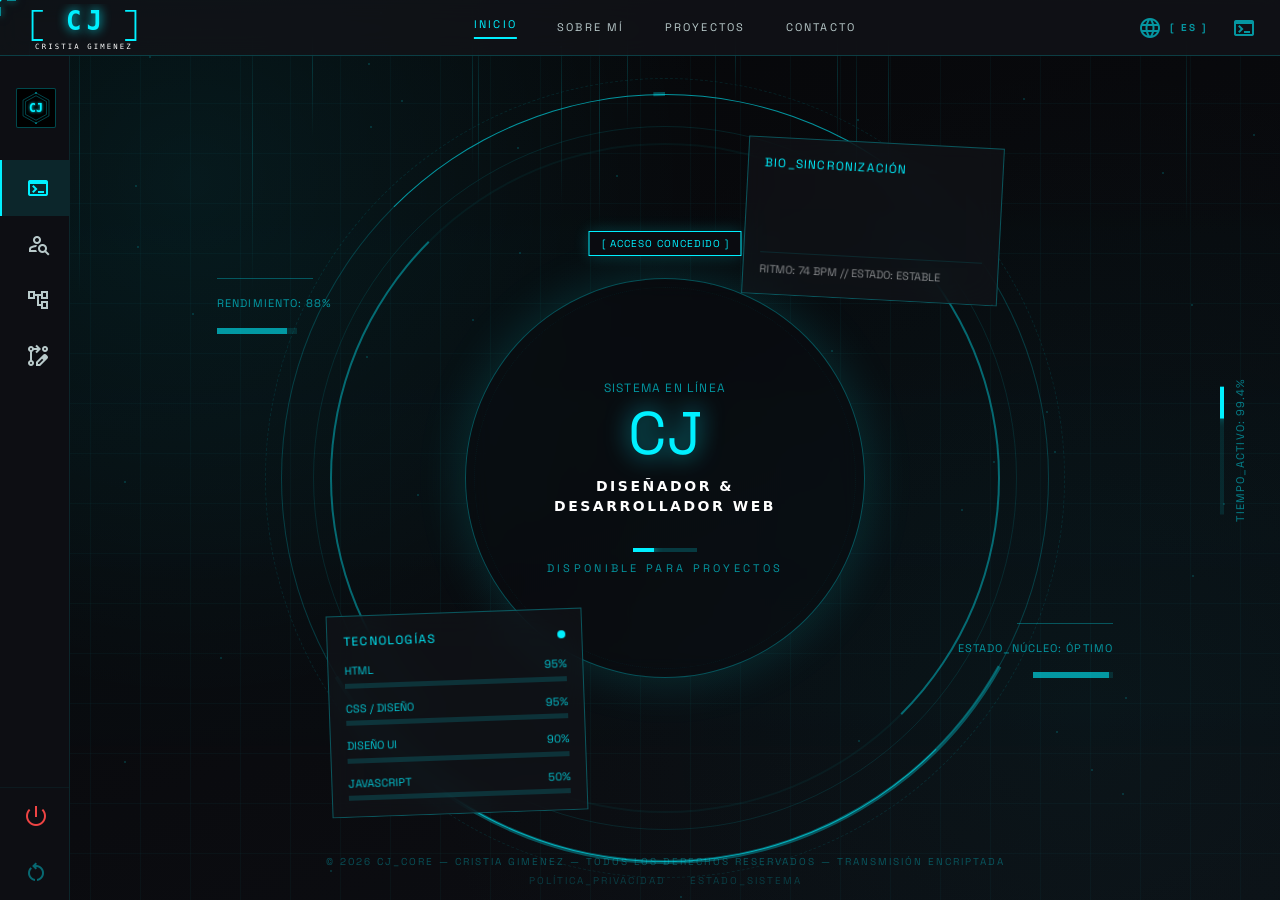
<file: index.html>
<!DOCTYPE html>

<html class="dark" lang="es"><head>
<meta charset="utf-8"/>
<meta content="width=device-width, initial-scale=1.0" name="viewport"/>
<title>Cristia Gimenez | Diseñador & Desarrollador Web</title>
<meta name="description" content="Portafolio de Cristia Gimenez (CJ), diseñador y desarrollador web. Interfaces con identidad, front-end a medida y proyectos reales. Disponible para nuevos encargos."/>
<link rel="canonical" href="https://cjgimenez.com/"/>
<meta name="author" content="Cristia Gimenez"/>
<!-- Open Graph -->
<meta property="og:type" content="website"/>
<meta property="og:site_name" content="Cristia Gimenez — CJ_CORE"/>
<meta property="og:locale" content="es_ES"/>
<meta property="og:url" content="https://cjgimenez.com/"/>
<meta property="og:title" content="Cristia Gimenez | Diseñador & Desarrollador Web"/>
<meta property="og:description" content="Portafolio de Cristia Gimenez (CJ), diseñador y desarrollador web. Interfaces con identidad, front-end a medida y proyectos reales. Disponible para nuevos encargos."/>
<meta property="og:image" content="https://cjgimenez.com/img/og-image.png"/>
<meta property="og:image:width" content="1200"/>
<meta property="og:image:height" content="630"/>
<meta property="og:image:alt" content="Cristia Gimenez — Diseñador y Desarrollador Web"/>
<!-- Twitter Card -->
<meta name="twitter:card" content="summary_large_image"/>
<meta name="twitter:title" content="Cristia Gimenez | Diseñador & Desarrollador Web"/>
<meta name="twitter:description" content="Portafolio de Cristia Gimenez (CJ), diseñador y desarrollador web. Interfaces con identidad, front-end a medida y proyectos reales. Disponible para nuevos encargos."/>
<meta name="twitter:image" content="https://cjgimenez.com/img/og-image.png"/>
<!-- Theme -->
<meta name="theme-color" content="#0a0b10"/>
<!-- Favicon -->
<link rel="icon" type="image/svg+xml" href="img/favicon.svg"/>
<link rel="icon" type="image/png" href="img/favicon-32.png"/>
<link rel="apple-touch-icon" href="img/apple-touch-icon.png"/>
<link rel="stylesheet" href="css/tailwind.css"/>
<link rel="stylesheet" href="css/fonts.css"/>
<link rel="stylesheet" href="css/cursor.css"/>
<link rel="stylesheet" href="css/index.css"/>
<link rel="stylesheet" href="css/page-transition.css"/>
<link rel="stylesheet" href="css/lang-button.css"/>
</head>
<body class="bg-surface text-on-surface selection:bg-primary-container/30">
<!-- Glitch Initial Screen -->
<div class="glitch-container" id="boot-sequence">
<div class="interference-line absolute w-full h-[1px] bg-primary-container/30 animate-pulse" style="top: 20%"></div>
<div class="interference-line absolute w-full h-[1px] bg-primary-container/30 animate-pulse" style="top: 50%; animation-delay: 0.05s;"></div>
<div class="interference-line absolute w-full h-[1px] bg-primary-container/30 animate-pulse" style="top: 80%; animation-delay: 0.02s;"></div>
<div class="glitch-text" data-text="CARGANDO CJ_CORE"><span>CJ_CORE_v2.1</span><br/><span class="text-white/80 uppercase">INTERFACE</span></div>
<div class="absolute bottom-10 font-mono-data text-[#00F0FF]/50 text-[10px] sm:text-xs tracking-widest animate-pulse uppercase">
            SISTEMA INICIALIZANDO... [78%]
        </div>
</div>
<!-- Standby Overlay -->
<div class="fixed inset-0 bg-black/95 items-center justify-center flex-col cursor-pointer" id="standby-overlay" onclick="togglePower()">
<div class="text-[#00F0FF]/20 font-headline-md tracking-[0.4em] animate-pulse uppercase text-center px-6">
            SISTEMA EN ESPERA
        </div>
<div class="mt-4 text-[#00F0FF]/10 font-mono-data text-[10px] tracking-widest uppercase">PULSE PARA REANUDAR TRANSMISIÓN</div>
</div>
<!-- Reset Overlay -->
<div class="fixed inset-0 bg-[#0A0B10] items-center justify-center flex-col" id="reset-overlay">
<div class="text-[#00F0FF] font-label-caps tracking-[0.3em] mb-6 animate-pulse uppercase">REINICIANDO CJ_CORE...</div>
<div class="w-64 h-1 bg-[#00F0FF]/10 relative overflow-hidden">
<div class="absolute inset-y-0 left-0 bg-[#00F0FF] transition-all duration-[2000ms] ease-linear w-0" id="reset-progress-bar"></div>
</div>
</div>
<div class="tech-nebula-bg" id="nebula-bg"></div>
<div class="scanning-line"></div>
<!-- Top Navigation Bar -->
<nav class="fixed top-0 w-full z-[70] flex justify-between items-center px-6 h-14 bg-surface/80 backdrop-blur-md border-b border-primary-container/20">
<div class="flex items-center gap-4">
<a href="/" id="cj-logo" class="block cursor-pointer" aria-label="CJ - Cristia Gimenez - Inicio">
<svg width="120" height="48" viewBox="0 0 140 56" xmlns="http://www.w3.org/2000/svg">
<text class="cj-letter" x="58" y="30" text-anchor="middle" fill="#00F0FF" font-family="monospace" font-size="30" font-weight="900" style="filter:drop-shadow(0 0 6px #00F0FF);">C</text>
<text class="cj-letter" x="82" y="30" text-anchor="middle" fill="#00F0FF" font-family="monospace" font-size="30" font-weight="900" style="filter:drop-shadow(0 0 6px #00F0FF);">J</text>
<path d="M 22 8 L 10 8 L 10 42 L 22 42" fill="none" stroke="#00F0FF" stroke-width="2.2"/>
<path d="M 118 8 L 130 8 L 130 42 L 118 42" fill="none" stroke="#00F0FF" stroke-width="2.2"/>
<text x="70" y="52" text-anchor="middle" fill="#ffffff" font-family="monospace" font-size="8.5" letter-spacing="2.5">CRISTIA GIMENEZ</text>
</svg>
</a>
</div>
<div class="hidden md:flex items-center space-x-10 absolute left-1/2 -translate-x-1/2" style="left: calc(50% + 25px);">
<a class="font-mono-data tracking-[0.2em] uppercase text-[11px] text-primary-container border-b-2 border-primary-container pb-1" href="/">INICIO</a>
<a class="font-mono-data tracking-[0.2em] uppercase text-[11px] text-on-surface-variant hover:text-primary-container transition-colors" href="/sobre-mi">SOBRE MÍ</a>
<a class="font-mono-data tracking-[0.2em] uppercase text-[11px] text-on-surface-variant hover:text-primary-container transition-colors" href="/mis-proyectos">PROYECTOS</a>
<a class="font-mono-data tracking-[0.2em] uppercase text-[11px] text-on-surface-variant hover:text-primary-container transition-colors" href="/contacto">CONTACTO</a>
</div>
<div class="flex items-center space-x-6">
<div class="relative" id="lang-wrapper">
<button type="button" class="flex items-center gap-2 text-primary-container/60 hover:text-primary-container transition-all duration-300 group/lang" id="lang-selector" aria-haspopup="true" aria-expanded="false">
<span class="material-symbols-outlined text-[20px] group-hover/lang:rotate-45 transition-transform duration-500">language</span>
<span class="text-[10px] font-mono-data tracking-[0.2em] font-bold" id="lang-current-label">[ ES ]</span>
</button>
<div class="lang-dropdown absolute right-0 mt-4 w-32 bg-surface-container-low/95 backdrop-blur-xl border border-primary-container/20 py-2 transition-all duration-300 z-[100] shadow-[0_10px_30px_rgba(0,0,0,0.5)]" id="lang-dropdown">
<div class="absolute top-0 left-0 w-full h-[1px] bg-gradient-to-r from-transparent via-primary-container/50 to-transparent"></div>
<button type="button" class="w-full px-4 py-2 flex items-center justify-between font-mono-data text-[10px] hover:bg-primary-container/10 transition-colors text-primary-container" data-lang-option="es">
<span>ESPAÑOL</span>
<span class="w-1 h-1 bg-primary-container shadow-[0_0_5px_#00F0FF] rounded-full" data-lang-indicator="es"></span>
</button>
<button type="button" class="w-full px-4 py-2 flex items-center justify-between font-mono-data text-[10px] hover:bg-primary-container/10 hover:text-primary-container transition-colors text-on-surface-variant/60" data-lang-option="en">
<span>ENGLISH</span>
<span class="w-1 h-1 bg-transparent rounded-full" data-lang-indicator="en"></span>
</button>
</div>
</div>
<button class="text-primary-container/60 hover:text-primary-container transition-colors flex items-center justify-center h-full" onclick="toggleTerminal()">
<span class="material-symbols-outlined">terminal</span>
</button>
</div>
</nav>
<!-- Side Navigation Bar -->
<aside class="fixed left-0 top-14 h-[calc(100%-3.5rem)] flex flex-col bg-[#0d0e13] backdrop-blur-2xl border-r border-[#00F0FF]/10 transition-all duration-500 group w-[70px] hover:w-[240px] z-50 overflow-hidden" id="sidebar">
<div class="flex flex-col flex-grow">
<div class="px-4 py-8 flex items-center">
<div class="w-10 h-10 min-w-[40px] border border-primary-container/30 flex items-center justify-center bg-black rounded-sm overflow-hidden">
<svg width="36" height="36" viewBox="0 0 100 100" xmlns="http://www.w3.org/2000/svg" aria-label="CJ avatar">
<polygon points="50,8 86,28 86,72 50,92 14,72 14,28" fill="none" stroke="#00F0FF" stroke-width="2" opacity="0.4"/>
<polygon points="50,16 79,32 79,68 50,84 21,68 21,32" fill="none" stroke="#00F0FF" stroke-width="1" opacity="0.8"/>
<text x="50" y="62" text-anchor="middle" fill="#00F0FF" font-family="monospace" font-size="32" font-weight="900" style="filter:drop-shadow(0 0 4px #00F0FF);">CJ</text>
<circle cx="50" cy="8" r="2" fill="#00F0FF"/>
<circle cx="50" cy="92" r="2" fill="#00F0FF"/>
</svg>
</div>
<div class="opacity-0 group-hover:opacity-100 transition-opacity ml-5 whitespace-nowrap overflow-hidden">
<div class="text-primary-container font-bold text-xs tracking-widest uppercase">CRISTIA GIMENEZ</div>
<div class="text-primary-container/30 text-[8px] tracking-[0.3em] font-mono-data uppercase">SYS_AUTH_04</div>
</div>
</div>
<nav class="flex flex-col">
<a class="bg-primary-container/10 text-primary-container border-l-2 border-primary-container flex items-center h-14 px-6 transition-all" href="/">
<span class="material-symbols-outlined">terminal</span>
<span class="ml-8 font-mono-data text-[11px] tracking-[0.2em] opacity-0 group-hover:opacity-100 transition-opacity uppercase whitespace-nowrap font-bold">INICIO</span>
</a>
<a class="flex items-center h-14 text-on-surface-variant hover:bg-primary-container/5 hover:text-primary-container px-6 transition-all border-l-2 border-transparent" href="/sobre-mi">
<span class="material-symbols-outlined">person_search</span>
<span class="ml-8 font-mono-data text-[11px] tracking-[0.2em] opacity-0 group-hover:opacity-100 transition-opacity uppercase whitespace-nowrap">SOBRE MÍ</span>
</a>
<a class="flex items-center h-14 text-on-surface-variant hover:bg-primary-container/5 hover:text-primary-container px-6 transition-all border-l-2 border-transparent" href="/mis-proyectos">
<span class="material-symbols-outlined">account_tree</span>
<span class="ml-8 font-mono-data text-[11px] tracking-[0.2em] opacity-0 group-hover:opacity-100 transition-opacity uppercase whitespace-nowrap">PROYECTOS</span>
</a>
<a class="flex items-center h-14 text-on-surface-variant hover:bg-primary-container/5 hover:text-primary-container px-6 transition-all border-l-2 border-transparent" href="/contacto">
<span class="material-symbols-outlined">rebase_edit</span>
<span class="ml-8 font-mono-data text-[11px] tracking-[0.2em] opacity-0 group-hover:opacity-100 transition-opacity uppercase whitespace-nowrap">CONTACTO</span>
</a>
</nav>
</div>
<div class="flex flex-col border-t border-primary-container/5">
<div class="flex items-center h-14 text-red-500 hover:bg-red-500/10 px-6 cursor-pointer transition-all" id="btn-power" onclick="togglePower()">
<span class="material-symbols-outlined">power_settings_new</span>
<span class="ml-8 font-mono-data text-[11px] tracking-[0.2em] opacity-0 group-hover:opacity-100 transition-opacity uppercase whitespace-nowrap font-bold" id="label-power">APAGAR</span>
</div>
<div class="flex items-center h-14 text-primary-container/40 hover:bg-primary-container/10 hover:text-primary-container px-6 cursor-pointer transition-all" id="btn-reiniciar" onclick="triggerReset()">
<span class="material-symbols-outlined">restart_alt</span>
<span class="ml-8 font-mono-data text-[11px] tracking-[0.2em] opacity-0 group-hover:opacity-100 transition-opacity uppercase whitespace-nowrap font-bold">REINICIAR</span>
</div>
</div>
</aside>
<!-- Main Canvas -->
<main class="fixed overflow-hidden hud-grid transition-opacity duration-700 flex items-center justify-center" id="main-content" style="top: 3.5rem; left: 50px; right: 0; bottom: 0;">
<!-- Sub-layer for data flow effect -->
<div class="absolute inset-0 pointer-events-none overflow-hidden opacity-10">
<div class="absolute inset-0 bg-gradient-to-b from-transparent via-[#00F0FF]/10 to-transparent animate-[pulse_8s_infinite]"></div>
</div>
<!-- Central HUD Interface -->
<div class="relative flex items-center justify-center w-full max-w-[800px] aspect-square transition-all duration-1000 scale-[0.55] sm:scale-[0.70] md:scale-[0.85] lg:scale-95 xl:scale-100">
<!-- Advanced Tactical HUD Rings -->
<div class="absolute inset-0 rounded-full border border-[#00F0FF]/10 border-dashed hud-rotate-reverse"></div>
<div class="absolute inset-[2%] rounded-full border-[1px] border-[#00F0FF]/20 border-t-[#00F0FF]/60 border-b-[#00F0FF]/60 hud-rotate"></div>
<div class="absolute inset-[6%] rounded-full border border-[#00F0FF]/10 p-4">
<div class="w-full h-full rounded-full border-[2px] border-[#00F0FF]/5 border-l-[#00F0FF]/40 border-r-[#00F0FF]/40 hud-rotate-reverse"></div>
</div>
<!-- Circular Telemetry Elements -->
<div class="absolute inset-0 flex items-center justify-center pointer-events-none">
<svg class="w-full h-full hud-circle-svg opacity-30" viewbox="0 0 100 100">
<circle class="hud-circle-path fill-none stroke-primary-container" cx="50" cy="50" r="48" stroke-width="0.5"></circle>
</svg>
</div>
<!-- Core Arc Reactor Container -->
<div class="relative w-[50%] h-[50%] rounded-full bg-[#0A0B10]/40 backdrop-blur-md border border-[#00F0FF]/30 flex flex-col items-center justify-center p-4 md:p-8 shadow-[0_0_50px_rgba(0,240,255,0.15)] transition-all duration-700">
<div class="absolute inset-0 p-2 opacity-50">
<div class="w-full h-full rounded-full border border-[#00F0FF]/10 border-dotted"></div>
</div>
<div class="font-label-caps text-[#00F0FF]/60 mb-2 uppercase text-[11px] md:text-xs tracking-widest">SISTEMA EN LÍNEA</div>
<h1 class="font-headline-lg text-[#00F0FF] text-center text-4xl sm:text-5xl md:text-6xl drop-shadow-[0_0_12px_rgba(0,240,255,0.8)] leading-none uppercase">
                    CJ
</h1>
<div class="text-white text-[10px] sm:text-xs md:text-sm font-bold tracking-[0.18em] uppercase text-center leading-tight mt-3 px-2">
                    DISEÑADOR &amp;<br/>DESARROLLADOR WEB
                </div>
<div class="mt-4 md:mt-8 flex flex-col items-center w-full">
<div class="w-16 h-1 bg-[#00F0FF]/20 relative overflow-hidden">
<div class="absolute inset-y-0 left-0 w-1/3 bg-[#00F0FF] shadow-[0_0_10px_#00F0FF] animate-[move-stream_2s_linear_infinite]" style="animation-direction: alternate;"></div>
</div>
<div class="text-[11px] font-mono-data text-[#00F0FF]/60 mt-2 tracking-[0.3em] uppercase text-center">DISPONIBLE PARA PROYECTOS</div>
</div>
<!-- Floating Label -->
<div class="absolute -top-6 md:-top-12 left-1/2 -translate-x-1/2 px-3 py-1 border border-[#00F0FF] bg-[#0A0B10] text-[#00F0FF] text-[8px] md:text-[10px] font-label-caps tracking-widest shadow-[0_0_15px_rgba(0,240,255,0.2)] whitespace-nowrap">
                    [ ACCESO CONCEDIDO ]
                </div>
</div>
<!-- Satellite Data Panels -->
<div class="absolute top-[8%] right-[8%] w-56 md:w-64 bg-surface/60 backdrop-blur-lg border border-[#00F0FF]/30 p-4 transform rotate-3 hover:rotate-0 transition-all duration-500 hidden sm:block">
<div class="text-[12px] text-[#00F0FF] mb-3 font-label-caps tracking-widest uppercase">BIO_SINCRONIZACIÓN</div>
<div class="flex items-end gap-[4px] h-14 px-1" id="bio-sync-container">
<!-- Animated Bars via JS -->
</div>
<div class="mt-3 pt-2 border-t border-primary-container/10 text-[11px] font-mono-data text-white/50 uppercase">RITMO: 74 BPM // ESTADO: ESTABLE</div>
</div>
<div class="absolute bottom-[8%] left-[8%] w-56 md:w-64 bg-surface/60 backdrop-blur-lg border border-[#00F0FF]/30 p-4 transform -rotate-2 hover:rotate-0 transition-all duration-500 hidden sm:block">
<div class="flex justify-between items-center mb-3">
<div class="text-[12px] text-[#00F0FF] font-label-caps uppercase tracking-widest">TECNOLOGÍAS</div>
<div class="w-2 h-2 rounded-full bg-[#00F0FF] animate-pulse"></div>
</div>
<div class="space-y-3">
<div>
<div class="flex justify-between text-[11px] font-mono-data text-[#00F0FF]/80 uppercase mb-1"><span>HTML</span><span>95%</span></div>
<div class="h-[5px] bg-[#00F0FF]/15"><div class="tech-bar" data-level="95"></div></div>
</div>
<div>
<div class="flex justify-between text-[11px] font-mono-data text-[#00F0FF]/80 uppercase mb-1"><span>CSS / DISEÑO</span><span>95%</span></div>
<div class="h-[5px] bg-[#00F0FF]/15"><div class="tech-bar" data-level="95"></div></div>
</div>
<div>
<div class="flex justify-between text-[11px] font-mono-data text-[#00F0FF]/80 uppercase mb-1"><span>DISEÑO UI</span><span>90%</span></div>
<div class="h-[5px] bg-[#00F0FF]/15"><div class="tech-bar" data-level="90"></div></div>
</div>
<div>
<div class="flex justify-between text-[11px] font-mono-data text-[#00F0FF]/80 uppercase mb-1"><span>JAVASCRIPT</span><span>50%</span></div>
<div class="h-[5px] bg-[#00F0FF]/15"><div class="tech-bar" data-level="50"></div></div>
</div>
</div>
</div>
<!-- Telemetry Widgets -->
<div class="absolute top-1/4 -left-12 hidden lg:flex flex-col gap-4 opacity-60">
<div class="w-24 h-[1px] bg-primary-container/50"></div>
<div class="text-[11px] font-mono-data text-primary-container uppercase tracking-widest">RENDIMIENTO: 88%</div>
<div class="w-20 h-1.5 bg-primary-container/20"><div class="h-full bg-primary-container w-[88%]"></div></div>
</div>
<div class="absolute bottom-1/4 -right-12 hidden lg:flex flex-col items-end gap-4 opacity-60 text-right">
<div class="w-24 h-[1px] bg-primary-container/50"></div>
<div class="text-[11px] font-mono-data text-primary-container uppercase tracking-widest">ESTADO_NÚCLEO: ÓPTIMO</div>
<div class="w-20 h-1.5 bg-primary-container/20"><div class="h-full bg-primary-container w-[95%]"></div></div>
</div>
</div>
<!-- Tiempo Activo Sidebar -->
<div class="fixed right-8 top-1/2 -translate-y-1/2 flex flex-row items-center gap-2 pointer-events-none hidden lg:flex">
<div class="w-1 h-32 bg-[#00F0FF]/10 relative overflow-hidden">
<div class="absolute top-0 w-full h-8 bg-[#00F0FF] shadow-[0_0_10px_#00F0FF] animate-bounce" style="animation-duration: 3s;"></div>
</div>
<div class="text-[11px] font-mono-data text-[#00F0FF]/50 [writing-mode:vertical-rl] rotate-180 uppercase tracking-widest">
                TIEMPO_ACTIVO: 99.4%
            </div>
</div>
<!-- Footer integrado sin scroll -->
<div class="absolute bottom-3 left-1/2 -translate-x-1/2 flex flex-col items-center gap-1 pointer-events-auto">
    <div class="text-[#00F0FF]/30 font-mono-data text-[10px] tracking-[0.2em] uppercase whitespace-nowrap text-center">
        © 2026 CJ_CORE — CRISTIA GIMENEZ — TODOS LOS DERECHOS RESERVADOS — TRANSMISIÓN ENCRIPTADA
    </div>
    <div class="flex gap-6">
        <a href="/politica-privacidad" class="text-[#00F0FF]/20 hover:text-[#00F0FF] font-mono-data text-[10px] tracking-[0.2em] uppercase transition-colors duration-500">POLÍTICA_PRIVACIDAD</a>
        <a href="#" class="text-[#00F0FF]/20 hover:text-[#00F0FF] font-mono-data text-[10px] tracking-[0.2em] uppercase transition-colors duration-500">ESTADO_SISTEMA</a>
    </div>
</div>
</main>
<!-- ============================================
     HOME MÓVIL — Panel interactivo (solo ≤768px)
     El escritorio queda intacto: oculto por CSS por defecto.
     ============================================ -->
<section id="mobile-home" aria-label="Inicio">
<div class="mh-status mh-rise" style="animation-delay:3.9s">
<span class="mh-dot"></span>
<span>SISTEMA EN LÍNEA</span>
<span class="mh-clock" id="mh-clock">--:--:--</span>
</div>
<div class="mh-id mh-rise" style="animation-delay:4s">
<div class="mh-avatar">
<img src="img/cristia-avatar.png" alt="Cristia Gimenez — Diseñador y Desarrollador Web"/>
</div>
<div class="mh-tagline">[ CJ_CORE // PERFIL_04 ]</div>
<h1 class="mh-name">CRISTIA GIMENEZ</h1>
<div class="mh-role">DISEÑADOR &amp; DESARROLLADOR WEB</div>
<div class="mh-term">
<span class="mh-prompt">&gt;</span>
<span id="mh-type"></span><span class="mh-caret"></span>
</div>
<div class="mh-chips">
<span class="mh-chip">HTML</span>
<span class="mh-chip">CSS</span>
<span class="mh-chip">JavaScript</span>
<span class="mh-chip">Diseño UI</span>
<span class="mh-chip">PHP</span>
</div>
</div>
<nav class="mh-nav" aria-label="Secciones">
<a class="mh-proyectos" href="/mis-proyectos">
<div class="mh-pj-head">
<span class="material-symbols-outlined">account_tree</span>
<span class="mh-pj-tag">DESTACADO</span>
</div>
<div class="mh-pj-title">PROYECTOS</div>
<div class="mh-pj-sub">Mira en lo que estoy trabajando</div>
<div class="mh-pj-cta">ENTRAR <span class="material-symbols-outlined">arrow_forward</span></div>
</a>
<div class="mh-row">
<a class="mh-tile mh-rise" href="/sobre-mi" style="animation-delay:4.25s">
<span class="material-symbols-outlined">person_search</span>
<span class="mh-tile-t">SOBRE MÍ</span>
<span class="mh-tile-s">Quién hay detrás</span>
</a>
<a class="mh-tile mh-rise" href="/contacto" style="animation-delay:4.33s">
<span class="material-symbols-outlined">mail</span>
<span class="mh-tile-t">CONTACTO</span>
<span class="mh-tile-s">Hablemos</span>
</a>
</div>
</nav>
<div class="mh-foot mh-rise" style="animation-delay:4.45s">© 2026 CJ_CORE — CRISTIA GIMENEZ — cjgimenez.com</div>
</section>
<!-- Terminal System Overlay -->
<div id="terminal-overlay">
<div class="flex justify-between items-center border-b border-[#00F0FF]/30 pb-2 mb-3">
<span class="text-[8px] uppercase tracking-[0.2em] font-bold">CJ_CORE // CONSOLA_SISTEMA</span>
<span class="cursor-pointer hover:text-white" onclick="toggleTerminal()">[X]</span>
</div>
<div class="flex-grow overflow-y-auto space-y-1 no-scrollbar text-[9px]" id="terminal-content">
<div class="text-white/40">&gt; Iniciando protocolos de interfaz...</div>
<div class="text-primary-container">&gt; Enlace CJ_CORE v2.1 establecido.</div>
</div>
</div>

    <script src="js/index.js"></script>
    <script src="js/cursor.js"></script>
    <script src="js/page-transition.js"></script>
    <script src="js/lang-button.js"></script>
    <script src="js/home-mobile.js"></script>
</body></html>
</file>
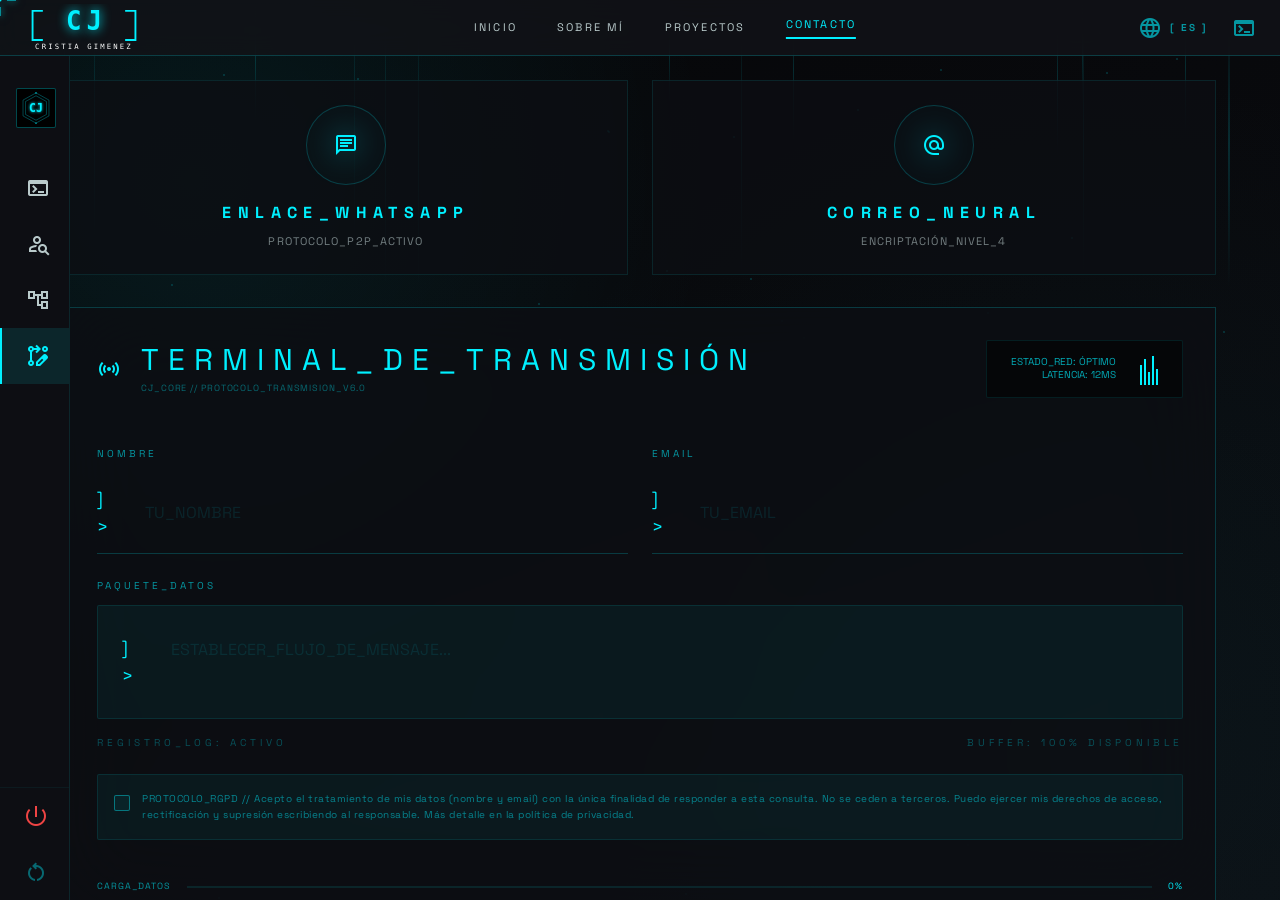
<file: contacto.html>
<!DOCTYPE html>

<html class="dark" lang="es"><head>
<meta charset="utf-8"/>
<meta content="width=device-width, initial-scale=1.0" name="viewport"/>
<title>Contacto — Cristia Gimenez | Diseñador & Desarrollador Web</title>
<meta name="description" content="¿Tienes un proyecto en mente? Contacta con Cristia Gimenez (CJ), diseñador y desarrollador web. Hablemos de tu próxima web."/>
<link rel="canonical" href="https://cjgimenez.com/contacto"/>
<meta name="author" content="Cristia Gimenez"/>
<!-- Open Graph -->
<meta property="og:type" content="website"/>
<meta property="og:site_name" content="Cristia Gimenez — CJ_CORE"/>
<meta property="og:locale" content="es_ES"/>
<meta property="og:url" content="https://cjgimenez.com/contacto"/>
<meta property="og:title" content="Contacto — Cristia Gimenez | Diseñador & Desarrollador Web"/>
<meta property="og:description" content="¿Tienes un proyecto en mente? Contacta con Cristia Gimenez (CJ), diseñador y desarrollador web. Hablemos de tu próxima web."/>
<meta property="og:image" content="https://cjgimenez.com/img/og-image.png"/>
<meta property="og:image:width" content="1200"/>
<meta property="og:image:height" content="630"/>
<meta property="og:image:alt" content="Cristia Gimenez — Diseñador y Desarrollador Web"/>
<!-- Twitter Card -->
<meta name="twitter:card" content="summary_large_image"/>
<meta name="twitter:title" content="Contacto — Cristia Gimenez | Diseñador & Desarrollador Web"/>
<meta name="twitter:description" content="¿Tienes un proyecto en mente? Contacta con Cristia Gimenez (CJ), diseñador y desarrollador web. Hablemos de tu próxima web."/>
<meta name="twitter:image" content="https://cjgimenez.com/img/og-image.png"/>
<!-- Theme -->
<meta name="theme-color" content="#0a0b10"/>
<!-- Favicon -->
<link rel="icon" type="image/svg+xml" href="img/favicon.svg"/>
<link rel="icon" type="image/png" href="img/favicon-32.png"/>
<link rel="apple-touch-icon" href="img/apple-touch-icon.png"/>
<link rel="stylesheet" href="css/tailwind.css"/>
<link rel="stylesheet" href="css/fonts.css"/>
<link rel="stylesheet" href="css/cursor.css"/>
<link rel="stylesheet" href="css/contacto.css"/>
<link rel="stylesheet" href="css/page-transition.css"/>
<link rel="stylesheet" href="css/lang-button.css"/>
</head>
<body class="bg-surface text-on-surface selection:bg-primary-container/30">
<!-- Overlays -->
<div id="encryption-overlay" onclick="togglePower()">
<div class="text-primary-container animate-pulse flex flex-col items-center">
<span class="material-symbols-outlined text-8xl mb-6">lock</span>
<h2 class="font-headline-lg tracking-[0.3em] text-3xl md:text-5xl uppercase"><span class="ovl-larga">CIFRADO_TOTAL_ACTIVO</span><span class="ovl-corta">CIFRADO_TOTAL</span></h2>
<p class="font-mono-data text-sm mt-6 tracking-[0.6em] opacity-50 uppercase"><span class="ovl-larga">PULSE PARA REACTIVAR IDENTIDAD</span><span class="ovl-corta">PULSA PARA REACTIVAR</span></p>
</div>
</div>
<div id="purge-overlay">
<div class="relative z-10 flex flex-col items-center">
<div class="text-[#00F0FF] font-headline-md tracking-[0.3em] mb-2 uppercase text-center"><span class="ovl-larga">PURGA_DE_BUFFER_DE_TRANSMISIÓN</span><span class="ovl-corta">PURGA_DE_BUFFER</span></div>
<div class="text-primary-container/40 font-mono-data text-[10px] mb-8 uppercase tracking-[0.5em]">PROTOCOLO_CJ_CORE // RECALIBRACIÓN</div>
<div class="w-80 h-1 bg-white/5 relative mb-4">
<div class="absolute inset-y-0 left-0 bg-primary-container shadow-[0_0_15px_#00F0FF] w-0 transition-all duration-[3000ms] ease-linear" id="purge-bar"></div>
</div>
<div class="text-primary-container font-mono-data text-[10px] uppercase tracking-widest animate-pulse" id="reset-status">INICIALIZANDO PURGA...</div>
</div>
</div>
<div id="terminal-overlay">
<div class="flex justify-between items-center border-b border-[#00F0FF]/30 pb-2 mb-3">
<span class="text-[8px] uppercase tracking-[0.2em] font-bold">CJ_CORE // CONSOLA_SISTEMA</span>
<span class="cursor-pointer hover:text-white" onclick="toggleTerminal()">[X]</span>
</div>
<div class="flex-grow overflow-y-auto space-y-1 no-scrollbar text-[9px]" id="terminal-content">
<div class="text-white/40">&gt; Cargando protocolos de contacto...</div>
<div class="text-green-400">&gt; Enlace seguro establecido. Transmisión lista.</div>
</div>
</div>
<div class="tech-nebula-bg" id="nebula-bg"></div>
<!-- Top Navigation Bar -->
<nav class="fixed top-0 w-full z-[70] flex justify-between items-center px-6 h-14 bg-surface/80 backdrop-blur-md border-b border-primary-container/20">
<div class="flex items-center gap-4">
<a href="/" class="block cursor-pointer" aria-label="CJ - Cristia Gimenez - Inicio">
<svg width="120" height="48" viewBox="0 0 140 56" xmlns="http://www.w3.org/2000/svg">
<text x="58" y="30" text-anchor="middle" fill="#00F0FF" font-family="monospace" font-size="30" font-weight="900" style="filter:drop-shadow(0 0 6px #00F0FF);">C</text>
<text x="82" y="30" text-anchor="middle" fill="#00F0FF" font-family="monospace" font-size="30" font-weight="900" style="filter:drop-shadow(0 0 6px #00F0FF);">J</text>
<path d="M 22 8 L 10 8 L 10 42 L 22 42" fill="none" stroke="#00F0FF" stroke-width="2.2"/>
<path d="M 118 8 L 130 8 L 130 42 L 118 42" fill="none" stroke="#00F0FF" stroke-width="2.2"/>
<text x="70" y="52" text-anchor="middle" fill="#ffffff" font-family="monospace" font-size="8.5" letter-spacing="2.5">CRISTIA GIMENEZ</text>
</svg>
</a>
</div>
<div class="hidden md:flex items-center space-x-10 absolute left-1/2 -translate-x-1/2" style="left: calc(50% + 25px);">
<a class="font-mono-data tracking-[0.2em] uppercase text-[11px] text-on-surface-variant hover:text-primary-container transition-colors" href="/">INICIO</a>
<a class="font-mono-data tracking-[0.2em] uppercase text-[11px] text-on-surface-variant hover:text-primary-container transition-colors" href="/sobre-mi">SOBRE MÍ</a>
<a class="font-mono-data tracking-[0.2em] uppercase text-[11px] text-on-surface-variant hover:text-primary-container transition-colors" href="/mis-proyectos">PROYECTOS</a>
<a class="font-mono-data tracking-[0.2em] uppercase text-[11px] text-primary-container border-b-2 border-primary-container pb-1" href="#">CONTACTO</a>
</div>
<div class="flex items-center space-x-6">
<div class="relative" id="lang-wrapper">
<button type="button" class="flex items-center gap-2 text-primary-container/60 hover:text-primary-container transition-all duration-300 group/lang" id="lang-selector" aria-haspopup="true" aria-expanded="false">
<span class="material-symbols-outlined text-[20px] group-hover/lang:rotate-45 transition-transform duration-500">language</span>
<span class="text-[10px] font-mono-data tracking-[0.2em] font-bold" id="lang-current-label">[ ES ]</span>
</button>
<div class="lang-dropdown absolute right-0 mt-4 w-32 bg-surface-container-low/95 backdrop-blur-xl border border-primary-container/20 py-2 transition-all duration-300 z-[100] shadow-[0_10px_30px_rgba(0,0,0,0.5)]" id="lang-dropdown">
<div class="absolute top-0 left-0 w-full h-[1px] bg-gradient-to-r from-transparent via-primary-container/50 to-transparent"></div>
<button type="button" class="w-full px-4 py-2 flex items-center justify-between font-mono-data text-[10px] hover:bg-primary-container/10 transition-colors text-primary-container" data-lang-option="es">
<span>ESPAÑOL</span>
<span class="w-1 h-1 bg-primary-container shadow-[0_0_5px_#00F0FF] rounded-full" data-lang-indicator="es"></span>
</button>
<button type="button" class="w-full px-4 py-2 flex items-center justify-between font-mono-data text-[10px] hover:bg-primary-container/10 hover:text-primary-container transition-colors text-on-surface-variant/60" data-lang-option="en">
<span>ENGLISH</span>
<span class="w-1 h-1 bg-transparent rounded-full" data-lang-indicator="en"></span>
</button>
</div>
</div>
<button class="text-primary-container/60 hover:text-primary-container transition-colors flex items-center justify-center h-full" onclick="toggleTerminal()">
<span class="material-symbols-outlined">terminal</span>
</button>
</div>
</nav>
<!-- Side Navigation Bar -->
<aside class="fixed left-0 top-14 h-[calc(100%-3.5rem)] flex flex-col bg-[#0d0e13] backdrop-blur-2xl border-r border-[#00F0FF]/10 transition-all duration-500 group w-[70px] hover:w-[240px] z-50 overflow-hidden" id="sidebar">
<div class="flex flex-col flex-grow">
<div class="px-4 py-8 flex items-center">
<div class="w-10 h-10 min-w-[40px] border border-primary-container/30 flex items-center justify-center bg-black rounded-sm overflow-hidden">
<svg width="36" height="36" viewBox="0 0 100 100" xmlns="http://www.w3.org/2000/svg" aria-label="CJ avatar">
<polygon points="50,8 86,28 86,72 50,92 14,72 14,28" fill="none" stroke="#00F0FF" stroke-width="2" opacity="0.4"/>
<polygon points="50,16 79,32 79,68 50,84 21,68 21,32" fill="none" stroke="#00F0FF" stroke-width="1" opacity="0.8"/>
<text x="50" y="62" text-anchor="middle" fill="#00F0FF" font-family="monospace" font-size="32" font-weight="900" style="filter:drop-shadow(0 0 4px #00F0FF);">CJ</text>
<circle cx="50" cy="8" r="2" fill="#00F0FF"/>
<circle cx="50" cy="92" r="2" fill="#00F0FF"/>
</svg>
</div>
<div class="opacity-0 group-hover:opacity-100 transition-opacity ml-5 whitespace-nowrap overflow-hidden">
<div class="text-primary-container font-bold text-xs tracking-widest uppercase">CRISTIA GIMENEZ</div>
<div class="text-primary-container/30 text-[8px] tracking-[0.3em] font-mono-data uppercase">SYS_AUTH_04</div>
</div>
</div>
<nav class="flex flex-col">
<a class="flex items-center h-14 text-on-surface-variant hover:bg-primary-container/5 hover:text-primary-container px-6 transition-all border-l-2 border-transparent" href="/">
<span class="material-symbols-outlined">terminal</span>
<span class="ml-8 font-mono-data text-[11px] tracking-[0.2em] opacity-0 group-hover:opacity-100 transition-opacity uppercase whitespace-nowrap font-bold">INICIO</span>
</a>
<a class="flex items-center h-14 text-on-surface-variant hover:bg-primary-container/5 hover:text-primary-container px-6 transition-all border-l-2 border-transparent" href="/sobre-mi">
<span class="material-symbols-outlined">person_search</span>
<span class="ml-8 font-mono-data text-[11px] tracking-[0.2em] opacity-0 group-hover:opacity-100 transition-opacity uppercase whitespace-nowrap">SOBRE MÍ</span>
</a>
<a class="flex items-center h-14 text-on-surface-variant hover:bg-primary-container/5 hover:text-primary-container px-6 transition-all border-l-2 border-transparent" href="/mis-proyectos">
<span class="material-symbols-outlined">account_tree</span>
<span class="ml-8 font-mono-data text-[11px] tracking-[0.2em] opacity-0 group-hover:opacity-100 transition-opacity uppercase whitespace-nowrap">PROYECTOS</span>
</a>
<a class="bg-primary-container/10 text-primary-container border-l-2 border-primary-container flex items-center h-14 px-6 transition-all" href="#">
<span class="material-symbols-outlined">rebase_edit</span>
<span class="ml-8 font-mono-data text-[11px] tracking-[0.2em] opacity-0 group-hover:opacity-100 transition-opacity uppercase whitespace-nowrap">CONTACTO</span>
</a>
</nav>
</div>
<div class="flex flex-col border-t border-primary-container/5">
<div class="flex items-center h-14 text-red-500 hover:bg-red-500/10 px-6 cursor-pointer transition-all" id="btn-power" onclick="togglePower()">
<span class="material-symbols-outlined">power_settings_new</span>
<span class="ml-8 font-mono-data text-[11px] tracking-[0.2em] opacity-0 group-hover:opacity-100 transition-opacity uppercase whitespace-nowrap font-bold" id="label-power">APAGAR</span>
</div>
<div class="flex items-center h-14 text-primary-container/40 hover:bg-primary-container/10 hover:text-primary-container px-6 cursor-pointer transition-all" id="btn-reiniciar" onclick="resetSystem()">
<span class="material-symbols-outlined">restart_alt</span>
<span class="ml-8 font-mono-data text-[11px] tracking-[0.2em] opacity-0 group-hover:opacity-100 transition-opacity uppercase whitespace-nowrap font-bold">REINICIAR</span>
</div>
</div>
</aside>
<!-- Main Scroll Container -->
<div class="no-scrollbar pt-14 min-h-screen" id="main-scroll-container">
<!-- Main Content Area -->
<main class="h-full flex flex-col relative z-10 px-6 py-6 lg:px-12" id="main-content">
<div class="max-w-6xl mx-auto w-full flex flex-col flex-grow">
<!-- Contact Hub Nodes -->
<div class="grid grid-cols-1 md:grid-cols-2 gap-6 mb-8">
<a class="flex flex-col items-center bg-[#0d0e13]/80 border border-primary-container/10 hover:border-primary-container/40 hover:bg-primary-container/5 transition-all p-6 group/btn relative overflow-hidden gap-4" href="https://wa.me/34666160400" target="_blank">
<div class="tactical-node-frame">
<span class="material-symbols-outlined text-primary-container text-4xl drop-shadow-[0_0_15px_rgba(0,240,255,0.6)]">chat</span>
</div>
<div class="text-center">
<span class="block font-mono-data text-primary-container font-bold text-base tracking-[0.4em] uppercase">ENLACE_WHATSAPP</span>
<span class="block text-[11px] text-on-surface-variant tracking-widest mt-2 uppercase opacity-60">PROTOCOLO_P2P_ACTIVO</span>
</div>
</a>
<a class="flex flex-col items-center bg-[#0d0e13]/80 border border-primary-container/10 hover:border-primary-container/40 hover:bg-primary-container/5 transition-all p-6 group/btn relative overflow-hidden gap-4" href="mailto:contacto@cjgimenez.com">
<div class="tactical-node-frame">
<span class="material-symbols-outlined text-primary-container text-4xl drop-shadow-[0_0_15px_rgba(0,240,255,0.6)]">alternate_email</span>
</div>
<div class="text-center">
<span class="block font-mono-data text-primary-container font-bold text-base tracking-[0.4em] uppercase">CORREO_NEURAL</span>
<span class="block text-[11px] text-on-surface-variant tracking-widest mt-2 uppercase opacity-60">ENCRIPTACIÓN_NIVEL_4</span>
</div>
</a>
</div>
<!-- Transmission Terminal -->
<div class="relative bg-[#0d0e13]/80 backdrop-blur-2xl border border-primary-container/20 p-6 md:p-8 shadow-2xl terminal-block flex-grow flex flex-col">
<div class="flex flex-col md:flex-row justify-between items-start md:items-center mb-6 gap-4">
<div class="flex items-center gap-5">
<span class="material-symbols-outlined text-primary-container text-5xl animate-pulse">sensors</span>
<div>
<h2 class="font-headline-md text-primary-container uppercase tracking-[0.3em] text-2xl md:text-3xl"><span class="term-larga">TERMINAL_DE_TRANSMISIÓN</span><span class="term-corta">TERMINAL</span></h2>
<div class="text-[9px] font-mono-data text-primary-container/40 mt-1 uppercase tracking-widest">CJ_CORE // PROTOCOLO_TRANSMISION_V6.0</div>
</div>
</div>
<!-- Signal Monitor -->
<div class="flex items-center gap-6 bg-black/50 px-6 py-3 border border-primary-container/10 rounded-sm">
<div class="text-[10px] font-mono-data text-primary-container/70 uppercase text-right leading-tight">
                                ESTADO_RED: ÓPTIMO<br/>LATENCIA: 12ms
                            </div>
<div class="waveform-container" id="signal-waveform">
<div class="wave-bar" style="animation-delay: 0.1s; height: 60%"></div>
<div class="wave-bar" style="animation-delay: 0.3s; height: 80%"></div>
<div class="wave-bar" style="animation-delay: 0.2s; height: 40%"></div>
<div class="wave-bar" style="animation-delay: 0.4s; height: 90%"></div>
<div class="wave-bar" style="animation-delay: 0.1s; height: 50%"></div>
</div>
</div>
</div>
<form class="space-y-6 flex flex-col flex-grow" id="transmission-form">
<!-- Honeypot anti-spam: oculto para humanos, los bots lo rellenan -->
<input type="text" name="website" id="hp-website" tabindex="-1" autocomplete="off" aria-hidden="true" style="position:absolute;left:-9999px;width:1px;height:1px;opacity:0;"/>
<div class="grid grid-cols-1 md:grid-cols-2 gap-6">
<div class="group">
<label class="block font-label-caps text-primary-container/60 text-[10px] mb-3 tracking-[0.3em]">NOMBRE</label>
<div class="flex items-center border-b border-primary-container/20 group-focus-within:border-primary-container transition-all py-3">
<span class="text-primary-container mr-4 font-mono-data text-lg">] &gt;</span>
<input class="bg-transparent border-none focus:ring-0 text-primary-container font-mono-data w-full placeholder:text-primary-container/10 uppercase text-base" placeholder="TU_NOMBRE" required="" type="text" name="nombre" id="field-nombre" maxlength="100"/>
</div>
</div>
<div class="group">
<label class="block font-label-caps text-primary-container/60 text-[10px] mb-3 tracking-[0.3em]">EMAIL</label>
<div class="flex items-center border-b border-primary-container/20 group-focus-within:border-primary-container transition-all py-3">
<span class="text-primary-container mr-4 font-mono-data text-lg">] &gt;</span>
<input class="bg-transparent border-none focus:ring-0 text-primary-container font-mono-data w-full placeholder:text-primary-container/10 uppercase text-base" placeholder="TU_EMAIL" required="" type="email" name="email" id="field-email"/>
</div>
</div>
</div>
<div class="group">
<label class="block font-label-caps text-primary-container/60 text-[10px] mb-3 tracking-[0.3em]">PAQUETE_DATOS</label>
<div class="flex items-start border border-primary-container/10 group-focus-within:border-primary-container bg-primary-container/5 p-6 transition-all rounded-sm relative">
<span class="text-primary-container mr-4 font-mono-data text-lg mt-1">] &gt;</span>
<textarea class="bg-transparent border-none focus:ring-0 text-primary-container font-mono-data w-full placeholder:text-primary-container/10 uppercase text-base resize-none custom-scrollbar min-h-[60px]" id="msg-textarea" name="mensaje" maxlength="5000" onfocus="startTypingSimulation(this)" placeholder="ESTABLECER_FLUJO_DE_MENSAJE..." required="" rows="2"></textarea>
</div>
<div class="flex justify-between mt-4 font-mono-data text-[10px] text-primary-container/30 uppercase tracking-[0.4em]">
<span>REGISTRO_LOG: ACTIVO</span>
<span>BUFFER: 100% DISPONIBLE</span>
</div>
</div>
<!-- CONSENTIMIENTO RGPD — primera capa informativa (junto al form) -->
<div class="group mt-2">
<div class="flex items-start gap-3 border border-primary-container/10 bg-primary-container/5 p-4 transition-all rounded-sm">
<input type="checkbox" name="consentimiento" id="field-consent" required="" class="consent-check mt-1 shrink-0"/>
<label for="field-consent" class="font-mono-data text-[10px] text-primary-container/50 leading-relaxed tracking-wider cursor-pointer select-none">
PROTOCOLO_RGPD // Acepto el tratamiento de mis datos (nombre y email) con la única finalidad de responder a esta consulta. No se ceden a terceros. Puedo ejercer mis derechos de acceso, rectificación y supresión escribiendo al responsable. Más detalle en la <a href="/politica-privacidad" class="text-primary-container/80 underline hover:text-primary-container" target="_blank" rel="noopener">política de privacidad</a>.
</label>
</div>
</div>
<div class="flex flex-col gap-3 pt-4 mt-auto">
<!-- Barra principal - se llena con el formulario -->
<div class="flex items-center gap-4">
<div class="text-[9px] font-mono-data text-primary-container/60 uppercase tracking-widest whitespace-nowrap">CARGA_DATOS</div>
<div class="h-[2px] bg-primary-container/10 flex-grow relative overflow-hidden">
<div class="absolute inset-y-0 left-0 bg-primary-container shadow-[0_0_8px_#00F0FF] transition-all duration-500" id="progress-bar-fill" style="width: 0%"></div>
</div>
<div class="text-[9px] font-mono-data text-primary-container tracking-widest" id="progress-text">0%</div>
</div>
<!-- Boton -->
<div class="flex justify-center pt-2">
<button class="group relative px-16 py-4 overflow-hidden border border-primary-container bg-transparent text-primary-container font-label-caps hover:bg-primary-container hover:text-black transition-all duration-500" type="submit" id="submit-btn">
<span class="relative flex items-center gap-4 tracking-[0.4em] text-sm">
<span class="material-symbols-outlined text-base">send</span>
<span class="term-larga">[ TRANSMITIR_MENSAJE ]</span><span class="term-corta">[ ENVIAR ]</span>
</span>
<div class="absolute inset-0 bg-primary-container opacity-0 group-hover:opacity-10 transition-opacity"></div>
</button>
</div>
<!-- Barras decorativas animadas debajo del boton -->
<div class="flex items-center gap-4 mt-2">
<div class="text-[9px] font-mono-data text-primary-container/30 uppercase tracking-widest whitespace-nowrap">ENCRIPTACIÓN</div>
<div class="h-[1px] bg-primary-container/10 flex-grow relative overflow-hidden">
<div class="absolute inset-y-0 left-0 w-1/3 bg-primary-container/40 shadow-[0_0_6px_#00F0FF]" style="animation: slide-encrypt 2s linear infinite;"></div>
</div>
<div class="text-[9px] font-mono-data text-primary-container/30 tracking-widest">AES_256</div>
</div>
<div class="flex items-center gap-4">
<div class="text-[9px] font-mono-data text-primary-container/20 uppercase tracking-widest whitespace-nowrap">PROTOCOLO</div>
<div class="h-[1px] bg-primary-container/10 flex-grow relative overflow-hidden">
<div class="absolute inset-y-0 left-0 w-1/4 bg-primary-container/30 shadow-[0_0_4px_#00F0FF]" style="animation: slide-encrypt 3s linear infinite reverse;"></div>
</div>
<div class="text-[9px] font-mono-data text-primary-container/20 tracking-widest">P2P_V6</div>
</div>
</div>
</form>
<div class="hidden lg:block absolute bottom-6 right-8 font-mono-data text-[8px] text-primary-container/20 pointer-events-none select-none text-right leading-relaxed">
                        SYS_CMD_SEND: INITIATE_HANDSHAKE_P2P<br/>
                        SEC_AUTH_TOKEN: 0x8F22A_CJ_V6<br/>
                        MODE: FULL_ENCRYPTION_NEURAL<br/>
                        BUFFER_STATUS: STABLE_LINK
                    </div>
</div>
</div>
<!-- Footer -->
<!-- Terminal log animado -->
<div class="mx-6 md:mx-8 mb-4 border border-primary-container/10 bg-black/30 p-3 font-mono text-[10px] text-primary-container/50 space-y-1" id="sys-log">
<div>> Conexión segura establecida...</div>
<div>> Protocolo P2P activo...</div>
<div>> Esperando transmisión...</div>
</div>
<footer class="mt-auto flex flex-col items-center justify-center gap-3 w-full border-t border-dashed border-[#00F0FF]/20 py-6 bg-[#0A0B10]/90 backdrop-blur-md relative z-10">
<div class="text-[#00F0FF]/50 font-mono-data text-[11px] tracking-[0.3em] uppercase text-center px-6 leading-loose">
    © 2026 CJ_CORE — CRISTIA GIMENEZ. TODOS LOS DERECHOS RESERVADOS. TRANSMISIÓN ENCRIPTADA.
</div>
<div class="flex space-x-8">
<a class="text-[#00F0FF]/30 hover:text-[#00F0FF] transition-colors duration-500 font-mono-data text-[10px] tracking-[0.3em] uppercase" href="/politica-privacidad">POLÍTICA_PRIVACIDAD</a>
<a class="text-[#00F0FF]/30 hover:text-[#00F0FF] transition-colors duration-500 font-mono-data text-[10px] tracking-[0.3em] uppercase" href="#">ESTADO_SISTEMA</a>
</div>
</footer>
</main>
</div>







    <script src="js/contacto.js"></script>
    <script src="js/cursor.js"></script>
    <script src="js/page-transition.js"></script>
    <script src="js/lang-button.js"></script>
</body></html>
</file>
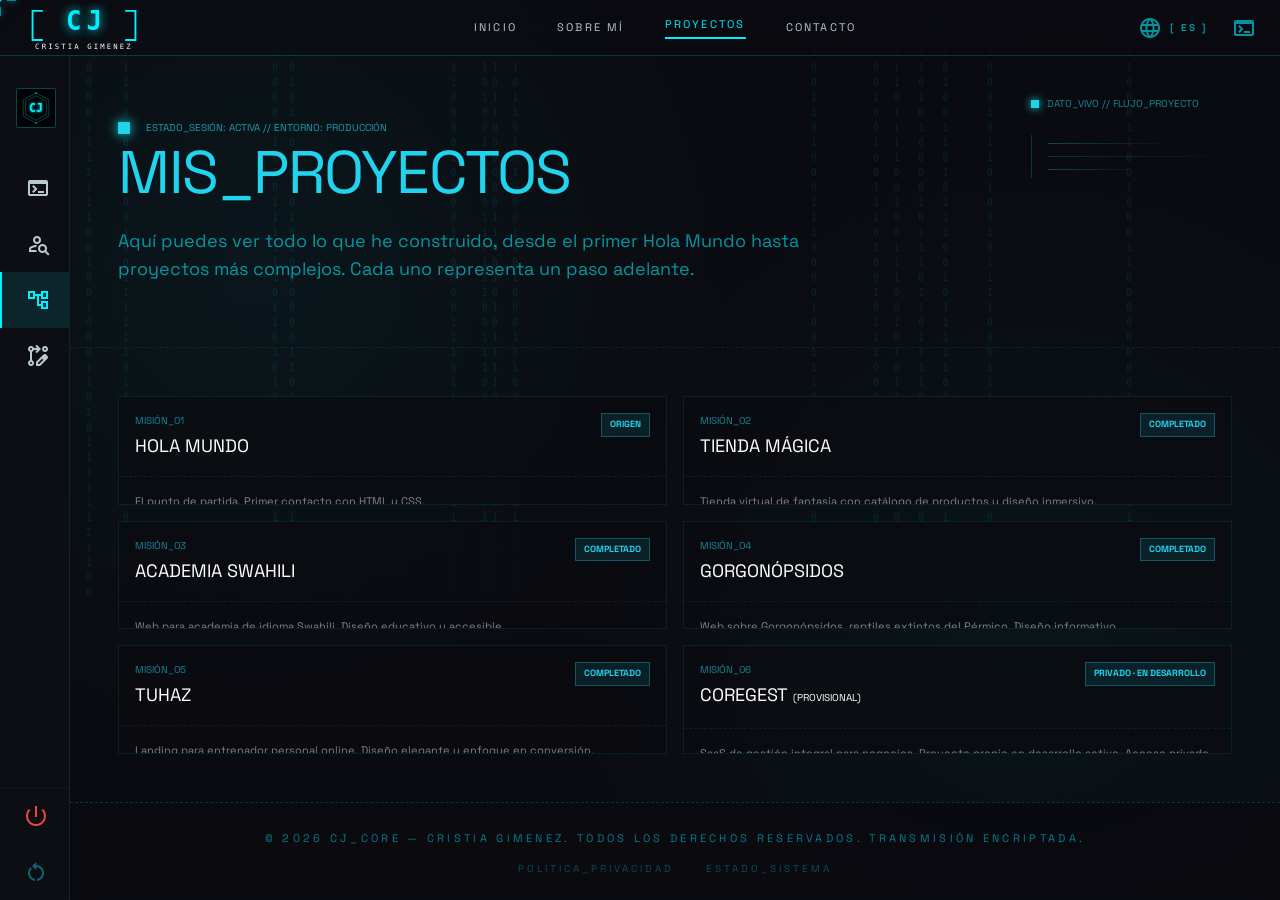
<file: mis-proyectos.html>
<!DOCTYPE html>

<html class="dark" lang="es"><head>
<meta charset="utf-8"/>
<meta content="width=device-width, initial-scale=1.0" name="viewport"/>
<title>Proyectos — Cristia Gimenez | Diseñador & Desarrollador Web</title>
<meta name="description" content="Proyectos de Cristia Gimenez (CJ): trabajos de diseño y desarrollo web, con enfoque en interfaces cuidadas y código a medida."/>
<link rel="canonical" href="https://cjgimenez.com/mis-proyectos"/>
<meta name="author" content="Cristia Gimenez"/>
<!-- Open Graph -->
<meta property="og:type" content="website"/>
<meta property="og:site_name" content="Cristia Gimenez — CJ_CORE"/>
<meta property="og:locale" content="es_ES"/>
<meta property="og:url" content="https://cjgimenez.com/mis-proyectos"/>
<meta property="og:title" content="Proyectos — Cristia Gimenez | Diseñador & Desarrollador Web"/>
<meta property="og:description" content="Proyectos de Cristia Gimenez (CJ): trabajos de diseño y desarrollo web, con enfoque en interfaces cuidadas y código a medida."/>
<meta property="og:image" content="https://cjgimenez.com/img/og-image.png"/>
<meta property="og:image:width" content="1200"/>
<meta property="og:image:height" content="630"/>
<meta property="og:image:alt" content="Cristia Gimenez — Diseñador y Desarrollador Web"/>
<!-- Twitter Card -->
<meta name="twitter:card" content="summary_large_image"/>
<meta name="twitter:title" content="Proyectos — Cristia Gimenez | Diseñador & Desarrollador Web"/>
<meta name="twitter:description" content="Proyectos de Cristia Gimenez (CJ): trabajos de diseño y desarrollo web, con enfoque en interfaces cuidadas y código a medida."/>
<meta name="twitter:image" content="https://cjgimenez.com/img/og-image.png"/>
<!-- Theme -->
<meta name="theme-color" content="#0a0b10"/>
<!-- Favicon -->
<link rel="icon" type="image/svg+xml" href="img/favicon.svg"/>
<link rel="icon" type="image/png" href="img/favicon-32.png"/>
<link rel="apple-touch-icon" href="img/apple-touch-icon.png"/>
<link rel="stylesheet" href="css/tailwind.css"/>
<link rel="stylesheet" href="css/fonts.css"/>
<link rel="stylesheet" href="css/cursor.css"/>
<link rel="stylesheet" href="css/proyectos.css"/>
<link rel="stylesheet" href="css/page-transition.css"/>
<link rel="stylesheet" href="css/lang-button.css"/>
</head>
<body class="bg-surface text-on-surface min-h-screen">
<!-- Locked Screen -->
<div id="locked-overlay" onclick="togglePower()">
<div class="matrix-text mb-8">
        89 AF 32 10 99 BC AD 45 11 00 FF AA 32 10 99 BC<br/>
        SISTEMA_ESTADO_CLAVE: ENCRIPTADO_BLOQUEADO<br/>
        FLUJO_DATOS_INTERCEPTADO... 0x11029482
    </div>
<div class="text-[#00F0FF] font-headline-md tracking-[0.4em] animate-pulse uppercase text-center px-6">
        SISTEMA BLOQUEADO
    </div>
<div class="mt-4 text-[#00F0FF]/40 font-mono-data text-[10px] tracking-widest uppercase">PULSE "ENCENDER" PARA RE-AUTENTICAR</div>
</div>
<!-- Reset Overlay -->
<div id="reset-overlay">
<div class="text-[#00F0FF] font-label-caps tracking-[0.3em] mb-6 animate-pulse uppercase">RECALIBRANDO_SENSORES...</div>
<div class="w-64 h-1 bg-[#00F0FF]/10 relative overflow-hidden">
<div class="absolute inset-y-0 left-0 bg-[#00F0FF] transition-all duration-[2000ms] ease-linear w-0" id="reset-progress-bar"></div>
</div>
</div>
<!-- Terminal Overlay -->
<div class="custom-scrollbar overflow-y-auto" id="terminal-overlay">
<div class="flex justify-between items-center border-b border-[#00F0FF]/30 pb-1 mb-2">
<span class="text-[8px] uppercase">CJ_CORE // REGISTRO_SIS</span>
<span class="cursor-pointer" onclick="toggleTerminal()">[X]</span>
</div>
<div class="space-y-1" id="log-content"><div class="text-white/40">&gt; Inicializando búfer de proyectos...</div>
<div class="text-white/40">&gt; Cargando datos de misión: 0x0001, 0x9482, 0x1102</div>
<div class="text-green-400">&gt; Sincronización completa. Visualizando red.</div></div>
</div>
<div class="nebula-bg" id="background-fx"></div>
<div class="transition-all duration-700" id="main-wrapper">
<!-- Top Navigation Bar -->
<nav class="fixed top-0 w-full z-[70] flex justify-between items-center px-6 h-14 bg-[#0A0B10]/50 backdrop-blur-md border-b border-[#00F0FF]/20">
<div class="flex items-center gap-4">
<a href="/" class="block cursor-pointer" aria-label="CJ - Cristia Gimenez - Inicio">
<svg width="120" height="48" viewBox="0 0 140 56" xmlns="http://www.w3.org/2000/svg">
<text x="58" y="30" text-anchor="middle" fill="#00F0FF" font-family="monospace" font-size="30" font-weight="900" class="logo-glow">C</text>
<text x="82" y="30" text-anchor="middle" fill="#00F0FF" font-family="monospace" font-size="30" font-weight="900" class="logo-glow">J</text>
<path d="M 22 8 L 10 8 L 10 42 L 22 42" fill="none" stroke="#00F0FF" stroke-width="2.2"/>
<path d="M 118 8 L 130 8 L 130 42 L 118 42" fill="none" stroke="#00F0FF" stroke-width="2.2"/>
<text x="70" y="52" text-anchor="middle" fill="#ffffff" font-family="monospace" font-size="8.5" letter-spacing="2.5">CRISTIA GIMENEZ</text>
</svg>
</a>
</div>
<div class="hidden md:flex items-center space-x-10 absolute left-1/2 -translate-x-1/2 nav-centro">
<a class="font-mono-data tracking-[0.2em] uppercase text-[11px] text-on-surface-variant hover:text-primary-container transition-colors" href="/">INICIO</a>
<a class="font-mono-data tracking-[0.2em] uppercase text-[11px] text-on-surface-variant hover:text-primary-container transition-colors" href="/sobre-mi">SOBRE MÍ</a>
<a class="font-mono-data tracking-[0.2em] uppercase text-[11px] text-primary-container border-b-2 border-primary-container pb-1" href="#">PROYECTOS</a>
<a class="font-mono-data tracking-[0.2em] uppercase text-[11px] text-on-surface-variant hover:text-primary-container transition-colors" href="/contacto">CONTACTO</a>
</div>
<div class="flex items-center space-x-6">
<div class="relative" id="lang-wrapper">
<button type="button" class="flex items-center gap-2 text-primary-container/60 hover:text-primary-container transition-all duration-300 group/lang" id="lang-selector" aria-haspopup="true" aria-expanded="false">
<span class="material-symbols-outlined text-[20px] group-hover/lang:rotate-45 transition-transform duration-500">language</span>
<span class="text-[10px] font-mono-data tracking-[0.2em] font-bold" id="lang-current-label">[ ES ]</span>
</button>
<div class="lang-dropdown absolute right-0 mt-4 w-32 bg-surface-container-low/95 backdrop-blur-xl border border-primary-container/20 py-2 transition-all duration-300 z-[100] shadow-[0_10px_30px_rgba(0,0,0,0.5)]" id="lang-dropdown">
<div class="absolute top-0 left-0 w-full h-[1px] bg-gradient-to-r from-transparent via-primary-container/50 to-transparent"></div>
<button type="button" class="w-full px-4 py-2 flex items-center justify-between font-mono-data text-[10px] hover:bg-primary-container/10 transition-colors text-primary-container" data-lang-option="es">
<span>ESPAÑOL</span>
<span class="w-1 h-1 bg-primary-container shadow-[0_0_5px_#00F0FF] rounded-full" data-lang-indicator="es"></span>
</button>
<button type="button" class="w-full px-4 py-2 flex items-center justify-between font-mono-data text-[10px] hover:bg-primary-container/10 hover:text-primary-container transition-colors text-on-surface-variant/60" data-lang-option="en">
<span>ENGLISH</span>
<span class="w-1 h-1 bg-transparent rounded-full" data-lang-indicator="en"></span>
</button>
</div>
</div>
<button class="text-primary-container/60 hover:text-primary-container transition-colors flex items-center justify-center" onclick="toggleTerminal();">
<span class="material-symbols-outlined">terminal</span>
</button>
</div>
</nav>
<!-- Side Navigation Bar -->
<aside class="fixed left-0 top-14 h-[calc(100%-3.5rem)] flex flex-col bg-[#0d0e13] backdrop-blur-2xl border-r border-[#00F0FF]/10 transition-all duration-500 group w-[70px] hover:w-[240px] z-50 overflow-hidden" id="sidebar">
<div class="flex flex-col flex-grow">
<div class="px-4 py-8 flex items-center">
<div class="w-10 h-10 min-w-[40px] border border-primary-container/30 flex items-center justify-center bg-black rounded-sm overflow-hidden">
<svg width="36" height="36" viewBox="0 0 100 100" xmlns="http://www.w3.org/2000/svg" aria-label="CJ avatar">
<polygon points="50,8 86,28 86,72 50,92 14,72 14,28" fill="none" stroke="#00F0FF" stroke-width="2" opacity="0.4"/>
<polygon points="50,16 79,32 79,68 50,84 21,68 21,32" fill="none" stroke="#00F0FF" stroke-width="1" opacity="0.8"/>
<text x="50" y="62" text-anchor="middle" fill="#00F0FF" font-family="monospace" font-size="32" font-weight="900" class="logo-glow-sm">CJ</text>
<circle cx="50" cy="8" r="2" fill="#00F0FF"/>
<circle cx="50" cy="92" r="2" fill="#00F0FF"/>
</svg>
</div>
<div class="opacity-0 group-hover:opacity-100 transition-opacity ml-5 whitespace-nowrap overflow-hidden">
<div class="text-primary-container font-bold text-xs tracking-widest uppercase">CRISTIA GIMENEZ</div>
<div class="text-primary-container/30 text-[8px] tracking-[0.3em] font-mono-data uppercase">SYS_AUTH_04</div>
</div>
</div>
<nav class="flex flex-col">
<a class="flex items-center h-14 text-on-surface-variant hover:bg-primary-container/5 hover:text-primary-container px-6 transition-all border-l-2 border-transparent" href="/">
<span class="material-symbols-outlined">terminal</span>
<span class="ml-8 font-mono-data text-[11px] tracking-[0.2em] opacity-0 group-hover:opacity-100 transition-opacity uppercase whitespace-nowrap font-bold">INICIO</span>
</a>
<a class="flex items-center h-14 text-on-surface-variant hover:bg-primary-container/5 hover:text-primary-container px-6 transition-all border-l-2 border-transparent" href="/sobre-mi">
<span class="material-symbols-outlined">person_search</span>
<span class="ml-8 font-mono-data text-[11px] tracking-[0.2em] opacity-0 group-hover:opacity-100 transition-opacity uppercase whitespace-nowrap">SOBRE MÍ</span>
</a>
<a class="bg-primary-container/10 text-primary-container border-l-2 border-primary-container flex items-center h-14 px-6 transition-all" href="#">
<span class="material-symbols-outlined">account_tree</span>
<span class="ml-8 font-mono-data text-[11px] tracking-[0.2em] opacity-0 group-hover:opacity-100 transition-opacity uppercase whitespace-nowrap">PROYECTOS</span>
</a>
<a class="flex items-center h-14 text-on-surface-variant hover:bg-primary-container/5 hover:text-primary-container px-6 transition-all border-l-2 border-transparent" href="/contacto">
<span class="material-symbols-outlined">rebase_edit</span>
<span class="ml-8 font-mono-data text-[11px] tracking-[0.2em] opacity-0 group-hover:opacity-100 transition-opacity uppercase whitespace-nowrap">CONTACTO</span>
</a>
</nav>
</div>
<div class="flex flex-col border-t border-primary-container/5">
<div class="flex items-center h-14 text-red-500 hover:bg-red-500/10 px-6 cursor-pointer transition-all" id="btn-power" onclick="togglePower()">
<span class="material-symbols-outlined">power_settings_new</span>
<span class="ml-8 font-mono-data text-[11px] tracking-[0.2em] opacity-0 group-hover:opacity-100 transition-opacity uppercase whitespace-nowrap font-bold" id="label-power">APAGAR</span>
</div>
<div class="flex items-center h-14 text-primary-container/40 hover:bg-primary-container/10 hover:text-primary-container px-6 cursor-pointer transition-all" id="btn-reiniciar" onclick="triggerReset()">
<span class="material-symbols-outlined">restart_alt</span>
<span class="ml-8 font-mono-data text-[11px] tracking-[0.2em] opacity-0 group-hover:opacity-100 transition-opacity uppercase whitespace-nowrap font-bold">REINICIAR</span>
</div>
</div>
</aside>
<main class="fixed overflow-hidden flex flex-col main-fijo" id="main-content">
<header class="px-6 md:px-12 py-16 border-b border-[#00F0FF]/10 border-dashed">
<div class="flex items-center space-x-4 mb-2">
<div class="w-3 h-3 bg-cyan-400 shadow-[0_0_12px_#00f0ff]"></div>
<span class="font-label-caps text-[10px] text-cyan-400 opacity-70 uppercase">ESTADO_SESIÓN: ACTIVA // ENTORNO: PRODUCCIÓN</span>
</div>
<h1 class="font-headline-lg text-4xl md:text-6xl text-cyan-400 uppercase tracking-tight break-words">
                MIS_PROYECTOS
            </h1>
<p class="font-body-md text-sm md:text-lg text-[#00F0FF]/60 max-w-3xl mt-6 leading-relaxed">
                Aquí puedes ver todo lo que he construido, desde el primer Hola Mundo hasta proyectos más complejos. Cada uno representa un paso adelante.
            </p>
</header>
<section class="flex-grow p-6 md:p-12 grid grid-cols-1 md:grid-cols-2 lg:grid-cols-3 gap-8 overflow-y-auto">
<!-- Card 1: Hola Mundo -->
<div class="group relative bg-[#0A0B10]/60 border border-[#00F0FF]/10 hover:border-[#00F0FF]/50 transition-all duration-500 overflow-hidden backdrop-blur-sm flex flex-col">
<div class="p-4 flex justify-between items-start border-b border-[#00F0FF]/10 border-dashed">
<div>
<p class="font-mono-data text-[10px] text-cyan-400/60">MISIÓN_01</p>
<h3 class="font-headline-md text-lg text-white uppercase mt-1">Hola Mundo</h3>
</div>
<div class="text-[9px] font-bold text-cyan-400 bg-cyan-400/10 px-2 py-1 border border-cyan-400/30 uppercase">ORIGEN</div>
</div>
<div class="relative h-48 w-full overflow-hidden bg-black/40 flex items-center justify-center">
<img src="img/proyectos/holamundo.svg" alt="Captura del primer Hola Mundo en el navegador" loading="lazy" class="tarjeta-captura" />
<div class="absolute inset-0 blueprint-overlay opacity-20 pointer-events-none"></div>
</div>
<div class="p-4 space-y-3 flex-grow">
<p class="text-[11px] text-white/50 font-mono-data">El punto de partida. Primer contacto con HTML y CSS.</p>
<p class="text-[11px] text-cyan-400/70 font-mono-data tarjeta-frase">"Todo imperio empieza con dos palabras."</p>
<div class="flex gap-2 flex-wrap">
<span class="text-[9px] px-2 py-1 border border-cyan-400/20 text-cyan-400/70 font-mono-data uppercase">HTML</span>
<span class="text-[9px] px-2 py-1 border border-cyan-400/20 text-cyan-400/70 font-mono-data uppercase">CSS</span>
</div>
</div>
</div>

<!-- Card 2: Tienda Mágica -->
<div class="group relative bg-[#0A0B10]/60 border border-[#00F0FF]/10 hover:border-[#00F0FF]/50 transition-all duration-500 overflow-hidden backdrop-blur-sm flex flex-col">
<div class="p-4 flex justify-between items-start border-b border-[#00F0FF]/10 border-dashed">
<div>
<p class="font-mono-data text-[10px] text-cyan-400/60">MISIÓN_02</p>
<h3 class="font-headline-md text-lg text-white uppercase mt-1">Tienda Mágica</h3>
</div>
<div class="text-[9px] font-bold text-cyan-400 bg-cyan-400/10 px-2 py-1 border border-cyan-400/30 uppercase">COMPLETADO</div>
</div>
<div class="relative h-48 w-full overflow-hidden bg-black/40 flex items-center justify-center proyecto-clic" onclick="abrirProyecto('https://magica.cjgimenez.com', 'Tienda Mágica')">
<iframe src="https://magica.cjgimenez.com" class="solo-desktop w-full h-full border-0 pointer-events-none opacity-60 group-hover:opacity-100 transition-opacity" loading="lazy" title="Tienda Mágica"></iframe>
<div class="solo-movil tarjeta-movil-wrap">
<img src="img/proyectos/magica.webp" alt="Vista de la Tienda Mágica" loading="lazy" class="tarjeta-movil-img" />
<div class="absolute bottom-0 left-0 right-0 text-center text-[9px] font-mono-data text-cyan-400/90 bg-black/70 py-1 uppercase tracking-wider">Vista previa · ábrelo en escritorio</div>
</div>
<div class="absolute inset-0 blueprint-overlay opacity-20 pointer-events-none"></div>
</div>
<div class="p-4 space-y-3 flex-grow">
<p class="text-[11px] text-white/50 font-mono-data">Tienda virtual de fantasía con catálogo de productos y diseño inmersivo.</p>
<div class="flex gap-2 flex-wrap">
<span class="text-[9px] px-2 py-1 border border-cyan-400/20 text-cyan-400/70 font-mono-data uppercase">HTML</span>
<span class="text-[9px] px-2 py-1 border border-cyan-400/20 text-cyan-400/70 font-mono-data uppercase">CSS</span>
<span class="text-[9px] px-2 py-1 border border-cyan-400/20 text-cyan-400/70 font-mono-data uppercase">JS</span>
</div>
</div>
</div>

<!-- Card 3: Academia Swahili -->
<div class="group relative bg-[#0A0B10]/60 border border-[#00F0FF]/10 hover:border-[#00F0FF]/50 transition-all duration-500 overflow-hidden backdrop-blur-sm flex flex-col">
<div class="p-4 flex justify-between items-start border-b border-[#00F0FF]/10 border-dashed">
<div>
<p class="font-mono-data text-[10px] text-cyan-400/60">MISIÓN_03</p>
<h3 class="font-headline-md text-lg text-white uppercase mt-1">Academia Swahili</h3>
</div>
<div class="text-[9px] font-bold text-cyan-400 bg-cyan-400/10 px-2 py-1 border border-cyan-400/30 uppercase">COMPLETADO</div>
</div>
<div class="relative h-48 w-full overflow-hidden bg-black/40 flex items-center justify-center proyecto-clic" onclick="abrirProyecto('https://swahili.cjgimenez.com', 'Academia Swahili')">
<iframe src="https://swahili.cjgimenez.com" class="solo-desktop w-full h-full border-0 pointer-events-none opacity-60 group-hover:opacity-100 transition-opacity" loading="lazy" title="Academia Swahili"></iframe>
<div class="solo-movil tarjeta-movil-wrap">
<img src="img/proyectos/swahili.webp" alt="Vista de la Academia Swahili" loading="lazy" class="tarjeta-movil-img" />
<div class="absolute bottom-0 left-0 right-0 text-center text-[9px] font-mono-data text-cyan-400/90 bg-black/70 py-1 uppercase tracking-wider">Vista previa · ábrelo en escritorio</div>
</div>
<div class="absolute inset-0 blueprint-overlay opacity-20 pointer-events-none"></div>
</div>
<div class="p-4 space-y-3 flex-grow">
<p class="text-[11px] text-white/50 font-mono-data">Web para academia de idioma Swahili. Diseño educativo y accesible.</p>
<div class="flex gap-2 flex-wrap">
<span class="text-[9px] px-2 py-1 border border-cyan-400/20 text-cyan-400/70 font-mono-data uppercase">HTML</span>
<span class="text-[9px] px-2 py-1 border border-cyan-400/20 text-cyan-400/70 font-mono-data uppercase">CSS</span>
<span class="text-[9px] px-2 py-1 border border-cyan-400/20 text-cyan-400/70 font-mono-data uppercase">JS</span>
</div>
</div>
</div>

<!-- Card 4: Gorgonópsidos -->
<div class="group relative bg-[#0A0B10]/60 border border-[#00F0FF]/10 hover:border-[#00F0FF]/50 transition-all duration-500 overflow-hidden backdrop-blur-sm flex flex-col">
<div class="p-4 flex justify-between items-start border-b border-[#00F0FF]/10 border-dashed">
<div>
<p class="font-mono-data text-[10px] text-cyan-400/60">MISIÓN_04</p>
<h3 class="font-headline-md text-lg text-white uppercase mt-1">Gorgonópsidos</h3>
</div>
<div class="text-[9px] font-bold text-cyan-400 bg-cyan-400/10 px-2 py-1 border border-cyan-400/30 uppercase">COMPLETADO</div>
</div>
<div class="relative h-48 w-full overflow-hidden bg-black/40 flex items-center justify-center">
<iframe src="about:blank" class="w-full h-full border-0 pointer-events-none opacity-60 group-hover:opacity-100 transition-opacity" data-src="placeholder" title="Gorgonópsidos"></iframe>
<div class="absolute inset-0 flex items-center justify-center text-cyan-400/20 font-mono-data text-2xl group-hover:opacity-0 transition-opacity">DEMO PRÓXIMAMENTE</div>
<div class="absolute inset-0 blueprint-overlay opacity-20"></div>
</div>
<div class="p-4 space-y-3 flex-grow">
<p class="text-[11px] text-white/50 font-mono-data">Web sobre Gorgonópsidos, reptiles extintos del Pérmico. Diseño informativo.</p>
<div class="flex gap-2 flex-wrap">
<span class="text-[9px] px-2 py-1 border border-cyan-400/20 text-cyan-400/70 font-mono-data uppercase">HTML</span>
<span class="text-[9px] px-2 py-1 border border-cyan-400/20 text-cyan-400/70 font-mono-data uppercase">CSS</span>
</div>
</div>
</div>

<!-- Card 5: TuHaz -->
<div class="group relative bg-[#0A0B10]/60 border border-[#00F0FF]/10 hover:border-[#00F0FF]/50 transition-all duration-500 overflow-hidden backdrop-blur-sm flex flex-col">
<div class="p-4 flex justify-between items-start border-b border-[#00F0FF]/10 border-dashed">
<div>
<p class="font-mono-data text-[10px] text-cyan-400/60">MISIÓN_05</p>
<h3 class="font-headline-md text-lg text-white uppercase mt-1">TuHaz</h3>
</div>
<div class="text-[9px] font-bold text-cyan-400 bg-cyan-400/10 px-2 py-1 border border-cyan-400/30 uppercase">COMPLETADO</div>
</div>
<div class="relative h-48 w-full overflow-hidden bg-black/40 flex items-center justify-center proyecto-clic" onclick="abrirProyecto('https://tuhaz.cjgimenez.com', 'TuHaz')">
<iframe src="https://tuhaz.cjgimenez.com" class="solo-desktop w-full h-full border-0 pointer-events-none opacity-60 group-hover:opacity-100 transition-opacity" loading="lazy" title="TuHaz"></iframe>
<div class="solo-movil tarjeta-movil-wrap">
<img src="img/proyectos/tuhaz.webp" alt="Vista de TuHaz" loading="lazy" class="tarjeta-movil-img" />
<div class="absolute bottom-0 left-0 right-0 text-center text-[9px] font-mono-data text-cyan-400/90 bg-black/70 py-1 uppercase tracking-wider">Vista previa · ábrelo en escritorio</div>
</div>
<div class="absolute inset-0 blueprint-overlay opacity-20 pointer-events-none"></div>
</div>
<div class="p-4 space-y-3 flex-grow">
<p class="text-[11px] text-white/50 font-mono-data">Landing para entrenador personal online. Diseño elegante y enfoque en conversión.</p>
<div class="flex gap-2 flex-wrap">
<span class="text-[9px] px-2 py-1 border border-cyan-400/20 text-cyan-400/70 font-mono-data uppercase">HTML</span>
<span class="text-[9px] px-2 py-1 border border-cyan-400/20 text-cyan-400/70 font-mono-data uppercase">CSS</span>
<span class="text-[9px] px-2 py-1 border border-cyan-400/20 text-cyan-400/70 font-mono-data uppercase">JS</span>
</div>
</div>
</div>

<!-- Card 6: CoreGest (proyecto propio, privado, sin iframe) -->
<div class="group relative bg-[#0A0B10]/60 border border-[#00F0FF]/10 hover:border-[#00F0FF]/50 transition-all duration-500 overflow-hidden backdrop-blur-sm flex flex-col">
<div class="p-4 flex justify-between items-start border-b border-[#00F0FF]/10 border-dashed">
<div>
<p class="font-mono-data text-[10px] text-cyan-400/60">MISIÓN_06</p>
<h3 class="font-headline-md text-lg text-white uppercase mt-1">CoreGest <span class="text-[10px] text-cyan-400/50 normal-case">(provisional)</span></h3>
</div>
<div class="text-[9px] font-bold text-cyan-400 bg-cyan-400/10 px-2 py-1 border border-cyan-400/30 uppercase">PRIVADO · EN DESARROLLO</div>
</div>
<div class="relative h-48 w-full overflow-hidden bg-black/40 flex items-center justify-center">
<img src="img/proyectos/coregest.webp" alt="Vista del panel de CoreGest" loading="lazy" class="tarjeta-captura" />
<div class="absolute inset-0 blueprint-overlay opacity-20 pointer-events-none"></div>
</div>
<div class="p-4 space-y-3 flex-grow">
<p class="text-[11px] text-white/50 font-mono-data">SaaS de gestión integral para negocios. Proyecto propio en desarrollo activo. Acceso privado.</p>
<div class="flex gap-2 flex-wrap">
<span class="text-[9px] px-2 py-1 border border-cyan-400/20 text-cyan-400/70 font-mono-data uppercase">PHP 8</span>
<span class="text-[9px] px-2 py-1 border border-cyan-400/20 text-cyan-400/70 font-mono-data uppercase">MySQL</span>
<span class="text-[9px] px-2 py-1 border border-cyan-400/20 text-cyan-400/70 font-mono-data uppercase">JS Vanilla</span>
<span class="text-[9px] px-2 py-1 border border-cyan-400/20 text-cyan-400/70 font-mono-data uppercase">SaaS</span>
</div>
</div>
</div>
</section>
<footer class="mt-auto flex flex-col items-center justify-center gap-3 w-full border-t border-dashed border-[#00F0FF]/20 py-6 bg-[#0A0B10]/90 backdrop-blur-md relative z-10">
<div class="text-[#00F0FF]/50 font-mono-data text-[11px] tracking-[0.3em] uppercase text-center px-6 leading-loose">
    © 2026 CJ_CORE — CRISTIA GIMENEZ. TODOS LOS DERECHOS RESERVADOS. TRANSMISIÓN ENCRIPTADA.
</div>
<div class="flex space-x-8">
<a class="text-[#00F0FF]/30 hover:text-[#00F0FF] transition-colors duration-500 font-mono-data text-[10px] tracking-[0.3em] uppercase" href="/politica-privacidad">POLÍTICA_PRIVACIDAD</a>
<a class="text-[#00F0FF]/30 hover:text-[#00F0FF] transition-colors duration-500 font-mono-data text-[10px] tracking-[0.3em] uppercase" href="#">ESTADO_SISTEMA</a>
</div>
</footer>
</main>
<div class="fixed top-24 right-10 pointer-events-none hidden xl:block z-40">
<div class="flex items-center space-x-2">
<div class="w-2 h-2 bg-cyan-400 animate-pulse shadow-[0_0_8px_#00f0ff]"></div>
<span class="text-[10px] font-mono-data text-cyan-400/60 uppercase">DATO_VIVO // FLUJO_PROYECTO</span>
</div>
<div class="mt-6 border-l border-[#00F0FF]/20 pl-4 py-2 space-y-3">
<div class="h-[1px] w-32 bg-gradient-to-r from-cyan-400/30 to-transparent"></div>
<div class="h-[1px] w-48 bg-gradient-to-r from-cyan-400/20 to-transparent"></div>
<div class="h-[1px] w-24 bg-gradient-to-r from-cyan-400/30 to-transparent"></div>
</div>
</div>
</div>







<!-- Modal de proyecto: overlay grande navegable dentro del portafolio -->
<div id="proyecto-modal">
  <div class="proyecto-modal-marco">
    <div class="proyecto-modal-barra">
      <span class="proyecto-modal-titulo" id="proyecto-modal-titulo">PROYECTO</span>
      <button type="button" class="proyecto-modal-cerrar" onclick="cerrarProyecto()">[ CERRAR ✕ ]</button>
    </div>
    <iframe id="proyecto-modal-frame" class="proyecto-modal-frame" src="about:blank" title="Proyecto"></iframe>
  </div>
</div>

    <script src="js/proyectos.js"></script>
    <script src="js/cursor.js"></script>
    <script src="js/page-transition.js"></script>
    <script src="js/lang-button.js"></script>
</body></html>
</file>
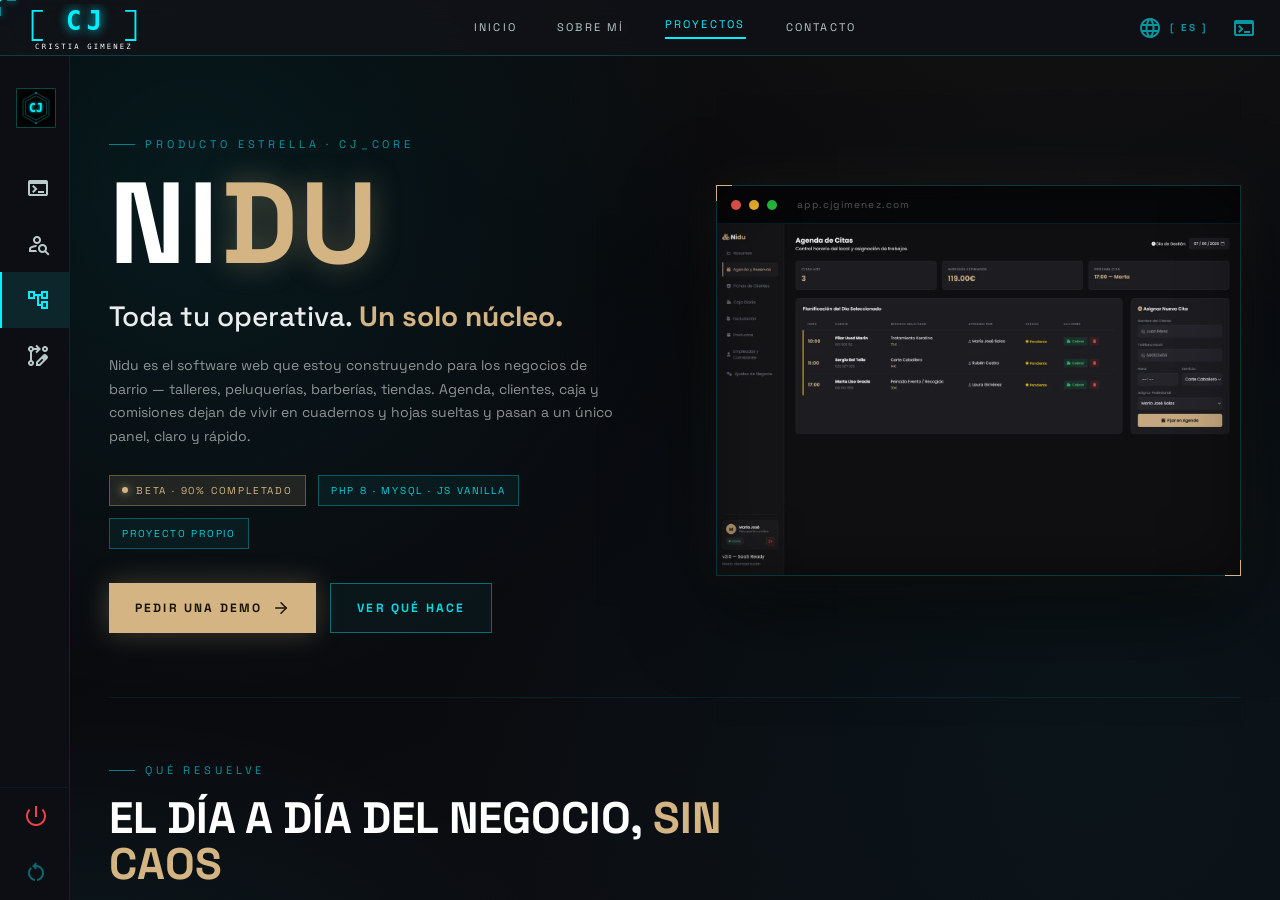
<file: nidu.html>
<!DOCTYPE html>

<html class="dark" lang="es"><head>
<meta charset="utf-8"/>
<meta content="width=device-width, initial-scale=1.0" name="viewport"/>
<title>Nidu — Software de gestión para negocios de barrio | Cristia Gimenez</title>
<meta name="description" content="Nidu es un software web para gestionar tu negocio de barrio: agenda y reservas, ficha de clientes, caja diaria, comisiones y copias de seguridad. Un solo panel. Creado por Cristia Gimenez."/>
<link rel="canonical" href="https://cjgimenez.com/nidu"/>
<meta name="author" content="Cristia Gimenez"/>
<meta name="robots" content="index, follow, max-image-preview:large"/>
<meta name="keywords" content="Nidu, software gestión negocio, software peluquería, software taller, gestión citas, CRM negocio pequeño, programa para barbería, caja diaria, Cristia Gimenez"/>
<meta name="geo.region" content="ES-AR"/>
<meta name="geo.placename" content="Zaragoza, España"/>
<!-- Open Graph -->
<meta property="og:type" content="website"/>
<meta property="og:site_name" content="Cristia Gimenez — CJ_CORE"/>
<meta property="og:locale" content="es_ES"/>
<meta property="og:url" content="https://cjgimenez.com/nidu"/>
<meta property="og:title" content="Nidu — Software de gestión para negocios de barrio"/>
<meta property="og:description" content="Toda tu operativa en un solo núcleo: agenda, clientes, caja, comisiones y copias de seguridad. El SaaS de Cristia Gimenez para talleres, peluquerías y tiendas."/>
<meta property="og:image" content="https://cjgimenez.com/img/og-image.png"/>
<meta property="og:image:width" content="1200"/>
<meta property="og:image:height" content="630"/>
<meta property="og:image:alt" content="Nidu — Panel de gestión para negocios"/>
<!-- Twitter Card -->
<meta name="twitter:card" content="summary_large_image"/>
<meta name="twitter:title" content="Nidu — Software de gestión para negocios de barrio"/>
<meta name="twitter:description" content="Toda tu operativa en un solo núcleo: agenda, clientes, caja, comisiones y copias de seguridad."/>
<meta name="twitter:image" content="https://cjgimenez.com/img/og-image.png"/>
<!-- Theme -->
<meta name="theme-color" content="#0a0b10"/>
<!-- Favicon -->
<link rel="icon" type="image/svg+xml" href="img/favicon.svg"/>
<link rel="icon" type="image/png" href="img/favicon-32.png"/>
<link rel="apple-touch-icon" href="img/apple-touch-icon.png"/>
<link rel="stylesheet" href="css/tailwind.css"/>
<link rel="stylesheet" href="css/fonts.css"/>
<link rel="stylesheet" href="css/cursor.css"/>
<link rel="stylesheet" href="css/nidu.css"/>
<link rel="stylesheet" href="css/page-transition.css"/>
<link rel="stylesheet" href="css/lang-button.css"/>
<!-- Datos estructurados Schema.org -->
<script type="application/ld+json">
{
  "@context": "https://schema.org",
  "@type": "SoftwareApplication",
  "name": "Nidu",
  "applicationCategory": "BusinessApplication",
  "operatingSystem": "Web",
  "url": "https://cjgimenez.com/nidu",
  "softwareVersion": "Beta (90%)",
  "creator": {
    "@type": "Person",
    "name": "Cristia Gimenez",
    "url": "https://cjgimenez.com/"
  },
  "description": "Software web de gestión para negocios de barrio: agenda y reservas, ficha de clientes y CRM, caja diaria, comisiones por empleado y copias de seguridad espejo.",
  "featureList": [
    "Agenda y reservas con cálculo de aforo",
    "Expedientes de clientes y CRM con alertas",
    "Caja diaria y libro de movimientos",
    "Comisiones automáticas por empleado",
    "Copia de seguridad espejo automatizada"
  ]
}
</script>
</head>
<body class="bg-surface text-on-surface selection:bg-primary-container/30">
<!-- Overlays -->
<div id="encryption-overlay" onclick="togglePower()">
<div class="text-primary-container animate-pulse flex flex-col items-center">
<span class="material-symbols-outlined text-8xl mb-6">lock</span>
<h2 class="font-headline-lg tracking-[0.3em] text-3xl md:text-5xl uppercase">BIO_ESTASIS</h2>
<p class="font-mono-data text-sm mt-6 tracking-[0.6em] opacity-50 uppercase">PULSA PARA REACTIVAR</p>
</div>
</div>
<div id="purge-overlay">
<div class="relative z-10 flex flex-col items-center">
<div class="text-[#00F0FF] font-headline-md tracking-[0.3em] mb-2 uppercase text-center">RECALIBRACIÓN_SISTEMA</div>
<div class="text-primary-container/40 font-mono-data text-[10px] mb-8 uppercase tracking-[0.5em]">USUARIO: CRISTIA GIMENEZ</div>
<div class="w-80 h-1 bg-white/5 relative mb-4">
<div class="absolute inset-y-0 left-0 bg-primary-container shadow-[0_0_15px_#00F0FF] w-0 transition-all duration-[3000ms] ease-linear" id="purge-bar"></div>
</div>
<div class="text-primary-container font-mono-data text-[10px] uppercase tracking-widest animate-pulse" id="reset-status">INICIALIZANDO PURGA...</div>
</div>
</div>
<div id="terminal-overlay">
<div class="flex justify-between items-center border-b border-[#00F0FF]/30 pb-2 mb-3">
<span class="text-[8px] uppercase tracking-[0.2em] font-bold">CJ_CORE // CONSOLA_SISTEMA</span>
<span class="cursor-pointer hover:text-white" onclick="toggleTerminal()">[X]</span>
</div>
<div class="flex-grow overflow-y-auto space-y-1 no-scrollbar text-[9px]" id="terminal-content">
<div class="text-white/40">&gt; Ficha de producto: NIDU — by Cristia Gimenez</div>
<div class="text-primary-container">&gt; Software de gestión para negocios de barrio</div>
<div class="text-white/40">&gt; Agenda · clientes · caja · comisiones · copias</div>
<div class="text-white/40">&gt; Para: talleres, peluquerías, barberías, tiendas</div>
<div class="text-green-400">&gt; Estado: BETA 90% // Núcleo operativo.</div>
</div>
</div>
<div class="tech-nebula-bg" id="nebula-bg"></div>
<!-- Top Navigation Bar -->
<nav class="fixed top-0 w-full z-[70] flex justify-between items-center px-6 h-14 bg-surface/80 backdrop-blur-md border-b border-primary-container/20">
<div class="flex items-center gap-4">
<a href="/" class="block cursor-pointer" aria-label="CJ - Cristia Gimenez - Inicio">
<svg width="120" height="48" viewBox="0 0 140 56" xmlns="http://www.w3.org/2000/svg">
<text x="58" y="30" text-anchor="middle" fill="#00F0FF" font-family="monospace" font-size="30" font-weight="900" style="filter:drop-shadow(0 0 6px #00F0FF);">C</text>
<text x="82" y="30" text-anchor="middle" fill="#00F0FF" font-family="monospace" font-size="30" font-weight="900" style="filter:drop-shadow(0 0 6px #00F0FF);">J</text>
<path d="M 22 8 L 10 8 L 10 42 L 22 42" fill="none" stroke="#00F0FF" stroke-width="2.2"/>
<path d="M 118 8 L 130 8 L 130 42 L 118 42" fill="none" stroke="#00F0FF" stroke-width="2.2"/>
<text x="70" y="52" text-anchor="middle" fill="#ffffff" font-family="monospace" font-size="8.5" letter-spacing="2.5">CRISTIA GIMENEZ</text>
</svg>
</a>
</div>
<div class="hidden md:flex items-center space-x-10 absolute left-1/2 -translate-x-1/2" style="left: calc(50% + 25px);">
<a class="font-mono-data tracking-[0.2em] uppercase text-[11px] text-on-surface-variant hover:text-primary-container transition-colors" href="/">INICIO</a>
<a class="font-mono-data tracking-[0.2em] uppercase text-[11px] text-on-surface-variant hover:text-primary-container transition-colors" href="/sobre-mi">SOBRE MÍ</a>
<a class="font-mono-data tracking-[0.2em] uppercase text-[11px] text-primary-container border-b-2 border-primary-container pb-1" href="/mis-proyectos">PROYECTOS</a>
<a class="font-mono-data tracking-[0.2em] uppercase text-[11px] text-on-surface-variant hover:text-primary-container transition-colors" href="/contacto">CONTACTO</a>
</div>
<div class="flex items-center space-x-6">
<div class="relative" id="lang-wrapper">
<button type="button" class="flex items-center gap-2 text-primary-container/60 hover:text-primary-container transition-all duration-300 group/lang" id="lang-selector" aria-haspopup="true" aria-expanded="false">
<span class="material-symbols-outlined text-[20px] group-hover/lang:rotate-45 transition-transform duration-500">language</span>
<span class="text-[10px] font-mono-data tracking-[0.2em] font-bold" id="lang-current-label">[ ES ]</span>
</button>
<div class="lang-dropdown absolute right-0 mt-4 w-32 bg-surface-container-low/95 backdrop-blur-xl border border-primary-container/20 py-2 transition-all duration-300 z-[100] shadow-[0_10px_30px_rgba(0,0,0,0.5)]" id="lang-dropdown">
<div class="absolute top-0 left-0 w-full h-[1px] bg-gradient-to-r from-transparent via-primary-container/50 to-transparent"></div>
<button type="button" class="w-full px-4 py-2 flex items-center justify-between font-mono-data text-[10px] hover:bg-primary-container/10 transition-colors text-primary-container" data-lang-option="es">
<span>ESPAÑOL</span>
<span class="w-1 h-1 bg-primary-container shadow-[0_0_5px_#00F0FF] rounded-full" data-lang-indicator="es"></span>
</button>
<button type="button" class="w-full px-4 py-2 flex items-center justify-between font-mono-data text-[10px] hover:bg-primary-container/10 hover:text-primary-container transition-colors text-on-surface-variant/60" data-lang-option="en">
<span>ENGLISH</span>
<span class="w-1 h-1 bg-transparent rounded-full" data-lang-indicator="en"></span>
</button>
</div>
</div>
<button class="text-primary-container/60 hover:text-primary-container transition-colors flex items-center justify-center h-full" onclick="toggleTerminal()">
<span class="material-symbols-outlined">terminal</span>
</button>
</div>
</nav>
<!-- Side Navigation Bar -->
<aside class="fixed left-0 top-14 h-[calc(100%-3.5rem)] flex flex-col bg-[#0d0e13] backdrop-blur-2xl border-r border-[#00F0FF]/10 transition-all duration-300 group overflow-hidden z-[60]" id="sidebar">
<div class="flex flex-col flex-grow">
<div class="px-4 py-8 flex items-center cursor-pointer">
<div class="w-10 h-10 min-w-[40px] border border-primary-container/30 flex items-center justify-center bg-black rounded-sm overflow-hidden">
<svg width="36" height="36" viewBox="0 0 100 100" xmlns="http://www.w3.org/2000/svg" aria-label="CJ avatar">
<polygon points="50,8 86,28 86,72 50,92 14,72 14,28" fill="none" stroke="#00F0FF" stroke-width="2" opacity="0.4"/>
<polygon points="50,16 79,32 79,68 50,84 21,68 21,32" fill="none" stroke="#00F0FF" stroke-width="1" opacity="0.8"/>
<text x="50" y="62" text-anchor="middle" fill="#00F0FF" font-family="monospace" font-size="32" font-weight="900" style="filter:drop-shadow(0 0 4px #00F0FF);">CJ</text>
<circle cx="50" cy="8" r="2" fill="#00F0FF"/>
<circle cx="50" cy="92" r="2" fill="#00F0FF"/>
</svg>
</div>
<div class="opacity-0 group-hover:opacity-100 transition-opacity ml-5 whitespace-nowrap overflow-hidden">
<div class="text-primary-container font-bold text-xs tracking-widest uppercase">CRISTIA GIMENEZ</div>
<div class="text-primary-container/30 text-[8px] tracking-[0.3em] font-mono-data uppercase">SYS_AUTH_04</div>
</div>
</div>
<nav class="flex flex-col">
<a class="flex items-center h-14 text-on-surface-variant hover:bg-primary-container/5 hover:text-primary-container px-6 transition-all border-l-2 border-transparent" href="/">
<span class="material-symbols-outlined">terminal</span>
<span class="ml-8 font-mono-data text-[11px] tracking-[0.2em] opacity-0 group-hover:opacity-100 transition-opacity uppercase whitespace-nowrap">INICIO</span>
</a>
<a class="flex items-center h-14 text-on-surface-variant hover:bg-primary-container/5 hover:text-primary-container px-6 transition-all border-l-2 border-transparent" href="/sobre-mi">
<span class="material-symbols-outlined">person_search</span>
<span class="ml-8 font-mono-data text-[11px] tracking-[0.2em] opacity-0 group-hover:opacity-100 transition-opacity uppercase whitespace-nowrap">SOBRE MÍ</span>
</a>
<a class="bg-primary-container/10 text-primary-container border-l-2 border-primary-container flex items-center h-14 px-6" href="/mis-proyectos">
<span class="material-symbols-outlined">account_tree</span>
<span class="ml-8 font-mono-data text-[11px] tracking-[0.2em] opacity-0 group-hover:opacity-100 transition-opacity uppercase whitespace-nowrap font-bold">PROYECTOS</span>
</a>
<a class="flex items-center h-14 text-on-surface-variant hover:bg-primary-container/5 hover:text-primary-container px-6 transition-all border-l-2 border-transparent" href="/contacto">
<span class="material-symbols-outlined">rebase_edit</span>
<span class="ml-8 font-mono-data text-[11px] tracking-[0.2em] opacity-0 group-hover:opacity-100 transition-opacity uppercase whitespace-nowrap">CONTACTO</span>
</a>
</nav>
</div>
<div class="flex flex-col border-t border-primary-container/5">
<div class="flex items-center h-14 text-red-500 hover:bg-red-600 hover:text-white px-6 cursor-pointer transition-all" id="power-btn" onclick="togglePower()">
<span class="material-symbols-outlined">power_settings_new</span>
<span class="ml-8 font-mono-data text-[11px] tracking-[0.2em] opacity-0 group-hover:opacity-100 transition-opacity uppercase whitespace-nowrap font-bold">APAGAR</span>
</div>
<div class="flex items-center h-14 text-primary-container/40 hover:bg-primary-container/10 hover:text-primary-container px-6 cursor-pointer transition-all" onclick="resetSystem()">
<span class="material-symbols-outlined">restart_alt</span>
<span class="ml-8 font-mono-data text-[11px] tracking-[0.2em] opacity-0 group-hover:opacity-100 transition-opacity uppercase whitespace-nowrap font-bold">REINICIAR</span>
</div>
</div>
</aside>
<!-- Content Area -->
<main class="fixed overflow-y-auto no-scrollbar" style="top: 3.5rem; left: 70px; right: 0; bottom: 0;" id="nidu-main">
<div class="nidu-wrap">

<!-- ===== HERO ===== -->
<section class="nidu-hero">
<div class="nidu-hero-copy">
<span class="nidu-eyebrow">Producto estrella · CJ_CORE</span>
<h1 class="nidu-title">NI<span class="accent">DU</span></h1>
<p class="nidu-tagline">Toda tu operativa. <b>Un solo núcleo.</b></p>
<p class="nidu-lead">Nidu es el software web que estoy construyendo para los negocios de barrio — talleres, peluquerías, barberías, tiendas. Agenda, clientes, caja y comisiones dejan de vivir en cuadernos y hojas sueltas y pasan a un único panel, claro y rápido.</p>
<div class="nidu-badges">
<span class="nidu-badge"><span class="dot"></span>Beta · 90% completado</span>
<span class="nidu-badge cyan">PHP 8 · MySQL · JS Vanilla</span>
<span class="nidu-badge cyan">Proyecto propio</span>
</div>
<div class="nidu-actions">
<a href="/contacto" class="nidu-btn nidu-btn-primary">
Pedir una demo
<svg viewBox="0 0 24 24" width="18" height="18" fill="none" stroke="currentColor" stroke-width="2" stroke-linecap="round" stroke-linejoin="round"><line x1="5" y1="12" x2="19" y2="12"></line><polyline points="12 5 19 12 12 19"></polyline></svg>
</a>
<a href="#nidu-funciones" class="nidu-btn nidu-btn-ghost">
Ver qué hace
</a>
</div>
</div>
<div class="nidu-hero-shot nidu-reveal">
<div class="nidu-shot">
<span class="nidu-shot-corner tl"></span>
<span class="nidu-shot-corner br"></span>
<div class="nidu-shot-bar">
<i></i><i></i><i></i>
<span class="nidu-shot-url">app.cjgimenez.com</span>
</div>
<img src="img/proyectos/nidu-agenda.webp" alt="Panel de Nidu en marcha: agenda de citas del día con clientes, servicios y estado de cobro" loading="lazy"/>
</div>
</div>
</section>

<!-- ===== FUNCIONES ===== -->
<section class="nidu-section" id="nidu-funciones">
<div class="nidu-section-head nidu-reveal">
<span class="nidu-eyebrow">Qué resuelve</span>
<h2 class="nidu-h2">El día a día del negocio, <span class="accent">sin caos</span></h2>
<p class="nidu-sub">Cada función nace de un problema real de un negocio pequeño: la cita que se pierde, la caja que no cuadra, el cliente del que no recuerdas nada. Nidu lo junta todo en un sitio.</p>
</div>
<div class="nidu-feats">

<article class="nidu-feat nidu-reveal">
<span class="nidu-feat-n">01</span>
<div class="nidu-feat-ico">
<svg viewBox="0 0 24 24" width="24" height="24" fill="none" stroke="currentColor" stroke-width="1.6" stroke-linecap="round" stroke-linejoin="round"><rect x="3" y="4" width="18" height="18" rx="1.5"></rect><line x1="3" y1="9" x2="21" y2="9"></line><line x1="8" y1="2" x2="8" y2="6"></line><line x1="16" y1="2" x2="16" y2="6"></line><circle cx="12" cy="15" r="1.4" fill="currentColor" stroke="none"></circle></svg>
</div>
<h3 class="nidu-feat-t">Agenda y reservas</h3>
<p class="nidu-feat-d">Citas y reservas con cálculo de aforo en tiempo real. Sabes de un vistazo qué hueco queda libre y cuándo estás al completo.</p>
</article>

<article class="nidu-feat nidu-reveal">
<span class="nidu-feat-n">02</span>
<div class="nidu-feat-ico">
<svg viewBox="0 0 24 24" width="24" height="24" fill="none" stroke="currentColor" stroke-width="1.6" stroke-linecap="round" stroke-linejoin="round"><rect x="3" y="4" width="18" height="16" rx="1.5"></rect><circle cx="9" cy="11" r="2.2"></circle><path d="M5.5 17c.6-1.8 2-2.6 3.5-2.6s2.9.8 3.5 2.6"></path><line x1="15" y1="10" x2="18.5" y2="10"></line><line x1="15" y1="13.5" x2="18.5" y2="13.5"></line></svg>
</div>
<h3 class="nidu-feat-t">Clientes y CRM</h3>
<p class="nidu-feat-d">Expedientes con el historial de cada cliente y alertas automáticas. Recuerdas lo importante sin depender de la memoria.</p>
</article>

<article class="nidu-feat nidu-reveal">
<span class="nidu-feat-n">03</span>
<div class="nidu-feat-ico">
<svg viewBox="0 0 24 24" width="24" height="24" fill="none" stroke="currentColor" stroke-width="1.6" stroke-linecap="round" stroke-linejoin="round"><rect x="3" y="6" width="18" height="13" rx="1.5"></rect><path d="M3 10h18"></path><circle cx="16.5" cy="14.5" r="1.4"></circle></svg>
</div>
<h3 class="nidu-feat-t">Caja diaria</h3>
<p class="nidu-feat-d">Caja del día y libro de movimientos. Cada ingreso y gasto queda registrado, así el cierre cuadra siempre.</p>
</article>

<article class="nidu-feat nidu-reveal">
<span class="nidu-feat-n">04</span>
<div class="nidu-feat-ico">
<svg viewBox="0 0 24 24" width="24" height="24" fill="none" stroke="currentColor" stroke-width="1.6" stroke-linecap="round" stroke-linejoin="round"><circle cx="7.5" cy="7.5" r="2.5"></circle><circle cx="16.5" cy="16.5" r="2.5"></circle><line x1="18" y1="6" x2="6" y2="18"></line></svg>
</div>
<h3 class="nidu-feat-t">Comisiones automáticas</h3>
<p class="nidu-feat-d">Cada empleado, su comisión calculada sola a partir de lo que produce. Se acabó la calculadora a fin de mes.</p>
</article>

<article class="nidu-feat nidu-reveal">
<span class="nidu-feat-n">05</span>
<div class="nidu-feat-ico">
<svg viewBox="0 0 24 24" width="24" height="24" fill="none" stroke="currentColor" stroke-width="1.6" stroke-linecap="round" stroke-linejoin="round"><path d="M12 3l7 3v5c0 4.4-3 7.5-7 9-4-1.5-7-4.6-7-9V6z"></path><polyline points="9 12 11.5 14.5 15.5 9.8"></polyline></svg>
</div>
<h3 class="nidu-feat-t">Copia de seguridad espejo</h3>
<p class="nidu-feat-d">Respaldo automático y duplicado de tus datos. Si algo falla, tu negocio no pierde su información.</p>
</article>

<article class="nidu-feat nidu-reveal">
<span class="nidu-feat-n">06</span>
<div class="nidu-feat-ico">
<svg viewBox="0 0 24 24" width="24" height="24" fill="none" stroke="currentColor" stroke-width="1.6" stroke-linecap="round" stroke-linejoin="round"><rect x="3" y="3" width="7" height="7" rx="1"></rect><rect x="14" y="3" width="7" height="7" rx="1"></rect><rect x="3" y="14" width="7" height="7" rx="1"></rect><rect x="14" y="14" width="7" height="7" rx="1"></rect></svg>
</div>
<h3 class="nidu-feat-t">Un solo panel</h3>
<p class="nidu-feat-d">Todo lo anterior vive junto, con la misma lógica y el mismo diseño. Nada de saltar entre apps ni cuadernos.</p>
</article>

</div>
</section>

<!-- ===== GALERÍA: POR DENTRO ===== -->
<section class="nidu-section">
<div class="nidu-section-head nidu-reveal">
<span class="nidu-eyebrow">Míralo por dentro</span>
<h2 class="nidu-h2">No es una maqueta: <span class="accent">funciona</span></h2>
<p class="nidu-sub">Capturas reales del panel en marcha. Esto es lo que usa el negocio cada día.</p>
</div>
<div class="nidu-gallery">

<article class="nidu-gitem nidu-reveal">
<div class="nidu-gbar"><i></i><i></i><i></i><span>Agenda y reservas</span></div>
<div class="nidu-gmedia"><img src="img/proyectos/nidu-agenda.webp" alt="Panel de Nidu: agenda de citas del día con clientes, servicios, profesional asignado y estado de cobro" loading="lazy"/></div>
<div class="nidu-gcap">
<h3>Agenda de citas</h3>
<p>La planificación del día: hora, cliente, servicio, quién atiende y si está cobrado o pendiente. Con total de citas e ingresos estimados.</p>
</div>
</article>

<article class="nidu-gitem nidu-reveal">
<div class="nidu-gbar"><i></i><i></i><i></i><span>Fichas de clientes</span></div>
<div class="nidu-gmedia"><img src="img/proyectos/nidu-clientes.webp" alt="Panel de Nidu: fichas de clientes con historial y alertas críticas como alergias a tintes" loading="lazy"/></div>
<div class="nidu-gcap">
<h3>Fichas y alertas</h3>
<p>Cada cliente con su historial y avisos críticos — alergias, preferencias, cuero cabelludo sensible. Lo importante, siempre a la vista.</p>
</div>
</article>

<article class="nidu-gitem nidu-reveal">
<div class="nidu-gbar"><i></i><i></i><i></i><span>Facturación</span></div>
<div class="nidu-gmedia"><img src="img/proyectos/nidu-facturacion.webp" alt="Panel de Nidu: registro de facturas con base, IVA, total y estado (pagada, emitida, anulada)" loading="lazy"/></div>
<div class="nidu-gcap">
<h3>Facturación con IVA</h3>
<p>Facturas con numeración correlativa, desglose de IVA y exportación a PDF. Estados de pagada, emitida o anulada y total pendiente de cobro.</p>
</div>
</article>

<article class="nidu-gitem nidu-reveal">
<div class="nidu-gbar"><i></i><i></i><i></i><span>Productos y stock</span></div>
<div class="nidu-gmedia"><img src="img/proyectos/nidu-productos.webp" alt="Panel de Nidu: catálogo de productos con precio, IVA, control de stock y venta directa" loading="lazy"/></div>
<div class="nidu-gcap">
<h3>Productos y stock</h3>
<p>Catálogo con control de stock y venta directa: vender un producto lo registra en caja y descuenta del inventario automáticamente.</p>
</div>
</article>

</div>
</section>
<!-- ===== PARA QUIÉN ===== -->
<section class="nidu-section">
<div class="nidu-section-head nidu-reveal">
<span class="nidu-eyebrow">Para quién</span>
<h2 class="nidu-h2">Pensado para el <span class="accent">negocio de barrio</span></h2>
<p class="nidu-sub">No es un ERP gigante ni una hoja de cálculo improvisada. Es el punto medio que le faltaba al comercio de toda la vida.</p>
</div>
<div class="nidu-targets nidu-reveal">
<span class="nidu-target">
<svg viewBox="0 0 24 24" width="20" height="20" fill="none" stroke="currentColor" stroke-width="1.6" stroke-linecap="round" stroke-linejoin="round"><path d="M6 3l1.5 4M18 3l-1.5 4"></path><path d="M5 7h14l-1 4H6z"></path><line x1="8" y1="11" x2="8" y2="21"></line><line x1="16" y1="11" x2="16" y2="21"></line><line x1="8" y1="21" x2="16" y2="21"></line></svg>
Peluquerías
</span>
<span class="nidu-target">
<svg viewBox="0 0 24 24" width="20" height="20" fill="none" stroke="currentColor" stroke-width="1.6" stroke-linecap="round" stroke-linejoin="round"><circle cx="6" cy="6" r="2.5"></circle><circle cx="6" cy="18" r="2.5"></circle><line x1="8" y1="7.5" x2="20" y2="17"></line><line x1="8" y1="16.5" x2="20" y2="7"></line></svg>
Barberías
</span>
<span class="nidu-target">
<svg viewBox="0 0 24 24" width="20" height="20" fill="none" stroke="currentColor" stroke-width="1.6" stroke-linecap="round" stroke-linejoin="round"><path d="M14 7l3-3 3 3-3 3"></path><path d="M16.5 5.5L9 13l2 2 7.5-7.5"></path><path d="M9 13l-5 5 2 2 5-5"></path></svg>
Talleres
</span>
<span class="nidu-target">
<svg viewBox="0 0 24 24" width="20" height="20" fill="none" stroke="currentColor" stroke-width="1.6" stroke-linecap="round" stroke-linejoin="round"><path d="M4 9l1-4h14l1 4"></path><path d="M5 9v10h14V9"></path><path d="M4 9h16"></path><path d="M9 19v-5h6v5"></path></svg>
Tiendas de barrio
</span>
<span class="nidu-target">
<svg viewBox="0 0 24 24" width="20" height="20" fill="none" stroke="currentColor" stroke-width="1.6" stroke-linecap="round" stroke-linejoin="round"><circle cx="12" cy="8" r="3.2"></circle><path d="M5 20c.7-3.6 3.3-5.5 7-5.5s6.3 1.9 7 5.5"></path></svg>
Centros de estética
</span>
</div>
</section>

<!-- ===== ESTADO / STACK ===== -->
<section class="nidu-section">
<div class="nidu-strip nidu-reveal">
<div>
<div class="nidu-strip-label">Construido con</div>
<div class="nidu-chips">
<span class="nidu-chip">PHP 8</span>
<span class="nidu-chip">MySQL</span>
<span class="nidu-chip">JS Vanilla</span>
</div>
</div>
<div class="nidu-progress-wrap">
<div class="nidu-progress-top">
<span>Estado del desarrollo</span>
<span>90%</span>
</div>
<div class="nidu-progress"><span></span></div>
</div>
</div>
</section>

<!-- ===== CTA ===== -->
<section class="nidu-cta nidu-reveal">
<span class="nidu-cta-corner tl"></span>
<span class="nidu-cta-corner tr"></span>
<span class="nidu-cta-corner bl"></span>
<span class="nidu-cta-corner br"></span>
<h2>¿Tienes un negocio de barrio?</h2>
<p>Nidu está al 90% y la enseño funcionando en una demo, contigo delante, para resolver tus dudas en directo. Escríbeme y la vemos juntos.</p>
<a href="/contacto" class="nidu-btn nidu-btn-primary">
Pedir una demo conmigo
<svg viewBox="0 0 24 24" width="18" height="18" fill="none" stroke="currentColor" stroke-width="2" stroke-linecap="round" stroke-linejoin="round"><line x1="5" y1="12" x2="19" y2="12"></line><polyline points="12 5 19 12 12 19"></polyline></svg>
</a>
</section>

<!-- Footer -->
<footer class="flex flex-col items-center justify-center gap-3 w-full border-t border-dashed border-[#00F0FF]/20 py-6">
<div class="text-[#00F0FF]/40 font-mono-data text-[10px] tracking-[0.25em] uppercase text-center px-6">
© 2026 Cristia Gimenez — Nidu es un producto de CJ_CORE — cjgimenez.com
</div>
<div class="flex gap-8">
<a class="text-[#00F0FF]/30 hover:text-[#00F0FF] transition-colors duration-500 font-mono-data text-[10px] tracking-[0.25em] uppercase" href="/mis-proyectos">← Volver a proyectos</a>
<a class="text-[#00F0FF]/30 hover:text-[#00F0FF] transition-colors duration-500 font-mono-data text-[10px] tracking-[0.25em] uppercase" href="/politica-privacidad">Privacidad</a>
</div>
</footer>

</div>
</main>
<script src="js/nidu.js"></script>
<script src="js/cursor.js"></script>
<script src="js/page-transition.js"></script>
<script src="js/lang-button.js"></script>
</body></html>
</file>
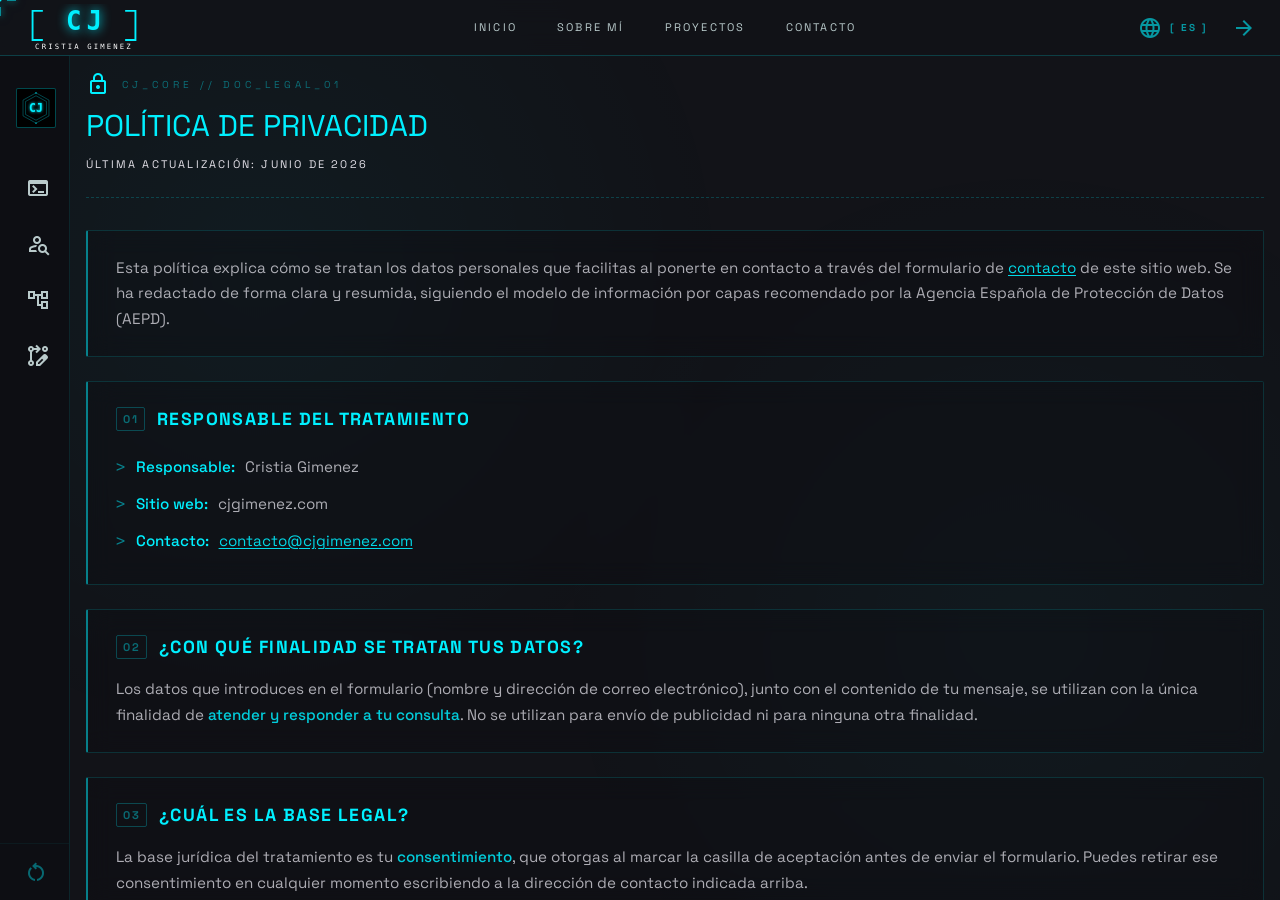
<file: politica-privacidad.html>
<!DOCTYPE html>

<html class="dark" lang="es"><head>
<meta charset="utf-8"/>
<meta content="width=device-width, initial-scale=1.0" name="viewport"/>
<title>Política de Privacidad — Cristia Gimenez | Diseñador & Desarrollador Web</title>
<meta name="description" content="Política de privacidad de cjgimenez.com: qué datos se recogen a través del formulario de contacto, con qué finalidad, durante cuánto tiempo y cómo ejercer tus derechos."/>
<meta name="robots" content="noindex, follow"/>
<link rel="canonical" href="https://cjgimenez.com/politica-privacidad"/>
<meta name="author" content="Cristia Gimenez"/>
<!-- Open Graph -->
<meta property="og:type" content="website"/>
<meta property="og:site_name" content="Cristia Gimenez — CJ_CORE"/>
<meta property="og:locale" content="es_ES"/>
<meta property="og:url" content="https://cjgimenez.com/politica-privacidad"/>
<meta property="og:title" content="Política de Privacidad — Cristia Gimenez"/>
<meta property="og:description" content="Política de privacidad de cjgimenez.com: tratamiento de datos del formulario de contacto y tus derechos."/>
<meta property="og:image" content="https://cjgimenez.com/img/og-image.png"/>
<!-- Theme -->
<meta name="theme-color" content="#0a0b10"/>
<!-- Favicon -->
<link rel="icon" type="image/svg+xml" href="img/favicon.svg"/>
<link rel="icon" type="image/png" href="img/favicon-32.png"/>
<link rel="apple-touch-icon" href="img/apple-touch-icon.png"/>
<link rel="stylesheet" href="css/tailwind.css"/>
<link rel="stylesheet" href="css/fonts.css"/>
<link rel="stylesheet" href="css/cursor.css"/>
<link rel="stylesheet" href="css/legal.css"/>
<link rel="stylesheet" href="css/page-transition.css"/>
<link rel="stylesheet" href="css/lang-button.css"/>
</head>
<body class="bg-surface text-on-surface selection:bg-primary-container/30">
<div class="tech-nebula-bg" id="nebula-bg"></div>
<!-- Top Navigation Bar -->
<nav class="fixed top-0 w-full z-[70] flex justify-between items-center px-6 h-14 bg-surface/80 backdrop-blur-md border-b border-primary-container/20">
<div class="flex items-center gap-4">
<a href="/" class="block cursor-pointer" aria-label="CJ - Cristia Gimenez - Inicio">
<svg width="120" height="48" viewBox="0 0 140 56" xmlns="http://www.w3.org/2000/svg">
<text x="58" y="30" text-anchor="middle" fill="#00F0FF" font-family="monospace" font-size="30" font-weight="900" style="filter:drop-shadow(0 0 6px #00F0FF);">C</text>
<text x="82" y="30" text-anchor="middle" fill="#00F0FF" font-family="monospace" font-size="30" font-weight="900" style="filter:drop-shadow(0 0 6px #00F0FF);">J</text>
<path d="M 22 8 L 10 8 L 10 42 L 22 42" fill="none" stroke="#00F0FF" stroke-width="2.2"/>
<path d="M 118 8 L 130 8 L 130 42 L 118 42" fill="none" stroke="#00F0FF" stroke-width="2.2"/>
<text x="70" y="52" text-anchor="middle" fill="#ffffff" font-family="monospace" font-size="8.5" letter-spacing="2.5">CRISTIA GIMENEZ</text>
</svg>
</a>
</div>
<div class="hidden md:flex items-center space-x-10 absolute left-1/2 -translate-x-1/2" style="left: calc(50% + 25px);">
<a class="font-mono-data tracking-[0.2em] uppercase text-[11px] text-on-surface-variant hover:text-primary-container transition-colors" href="/">INICIO</a>
<a class="font-mono-data tracking-[0.2em] uppercase text-[11px] text-on-surface-variant hover:text-primary-container transition-colors" href="/sobre-mi">SOBRE MÍ</a>
<a class="font-mono-data tracking-[0.2em] uppercase text-[11px] text-on-surface-variant hover:text-primary-container transition-colors" href="/mis-proyectos">PROYECTOS</a>
<a class="font-mono-data tracking-[0.2em] uppercase text-[11px] text-on-surface-variant hover:text-primary-container transition-colors" href="/contacto">CONTACTO</a>
</div>
<div class="flex items-center space-x-6">
<div class="relative" id="lang-wrapper">
<button type="button" class="flex items-center gap-2 text-primary-container/60 hover:text-primary-container transition-all duration-300 group/lang" id="lang-selector" aria-haspopup="true" aria-expanded="false">
<span class="material-symbols-outlined text-[20px] group-hover/lang:rotate-45 transition-transform duration-500">language</span>
<span class="text-[10px] font-mono-data tracking-[0.2em] font-bold" id="lang-current-label">[ ES ]</span>
</button>
<div class="lang-dropdown absolute right-0 mt-4 w-32 bg-surface-container-low/95 backdrop-blur-xl border border-primary-container/20 py-2 transition-all duration-300 z-[100] shadow-[0_10px_30px_rgba(0,0,0,0.5)]" id="lang-dropdown">
<div class="absolute top-0 left-0 w-full h-[1px] bg-gradient-to-r from-transparent via-primary-container/50 to-transparent"></div>
<button type="button" class="w-full px-4 py-2 flex items-center justify-between font-mono-data text-[10px] hover:bg-primary-container/10 transition-colors text-primary-container" data-lang-option="es">
<span>ESPAÑOL</span>
<span class="w-1 h-1 bg-primary-container shadow-[0_0_5px_#00F0FF] rounded-full" data-lang-indicator="es"></span>
</button>
<button type="button" class="w-full px-4 py-2 flex items-center justify-between font-mono-data text-[10px] hover:bg-primary-container/10 hover:text-primary-container transition-colors text-on-surface-variant/60" data-lang-option="en">
<span>ENGLISH</span>
<span class="w-1 h-1 bg-transparent rounded-full" data-lang-indicator="en"></span>
</button>
</div>
</div>
<button class="text-primary-container/60 hover:text-primary-container transition-colors flex items-center justify-center h-full" onclick="history.length>1?history.back():location.href='/'" aria-label="Volver">
<span class="material-symbols-outlined">arrow_forward</span>
</button>
</div>
</nav>
<!-- 2. Side Navigation Bar -->
<aside class="fixed left-0 top-14 h-[calc(100%-3.5rem)] flex flex-col bg-[#0d0e13] backdrop-blur-2xl border-r border-[#00F0FF]/10 transition-all duration-300 group overflow-hidden" id="sidebar">
<div class="flex flex-col flex-grow">
<div class="px-4 py-8 flex items-center cursor-pointer">
<div class="w-10 h-10 min-w-[40px] border border-primary-container/30 flex items-center justify-center bg-black rounded-sm overflow-hidden">
<svg width="36" height="36" viewBox="0 0 100 100" xmlns="http://www.w3.org/2000/svg" aria-label="CJ avatar">
<polygon points="50,8 86,28 86,72 50,92 14,72 14,28" fill="none" stroke="#00F0FF" stroke-width="2" opacity="0.4"/>
<polygon points="50,16 79,32 79,68 50,84 21,68 21,32" fill="none" stroke="#00F0FF" stroke-width="1" opacity="0.8"/>
<text x="50" y="62" text-anchor="middle" fill="#00F0FF" font-family="monospace" font-size="32" font-weight="900" style="filter:drop-shadow(0 0 4px #00F0FF);">CJ</text>
<circle cx="50" cy="8" r="2" fill="#00F0FF"/>
<circle cx="50" cy="92" r="2" fill="#00F0FF"/>
</svg>
</div>
<div class="opacity-0 group-hover:opacity-100 transition-opacity ml-5 whitespace-nowrap overflow-hidden">
<div class="text-primary-container font-bold text-xs tracking-widest uppercase">CRISTIA GIMENEZ</div>
<div class="text-primary-container/30 text-[8px] tracking-[0.3em] font-mono-data uppercase">SYS_AUTH_04</div>
</div>
</div>
<nav class="flex flex-col">
<a class="flex items-center h-14 text-on-surface-variant hover:bg-primary-container/5 hover:text-primary-container px-6 transition-all border-l-2 border-transparent" href="/">
<span class="material-symbols-outlined">terminal</span>
<span class="ml-8 font-mono-data text-[11px] tracking-[0.2em] opacity-0 group-hover:opacity-100 transition-opacity uppercase whitespace-nowrap">INICIO</span>
</a>
<a class="flex items-center h-14 text-on-surface-variant hover:bg-primary-container/5 hover:text-primary-container px-6 transition-all border-l-2 border-transparent" href="/sobre-mi">
<span class="material-symbols-outlined">person_search</span>
<span class="ml-8 font-mono-data text-[11px] tracking-[0.2em] opacity-0 group-hover:opacity-100 transition-opacity uppercase whitespace-nowrap">SOBRE MÍ</span>
</a>
<a class="flex items-center h-14 text-on-surface-variant hover:bg-primary-container/5 hover:text-primary-container px-6 transition-all border-l-2 border-transparent" href="/mis-proyectos">
<span class="material-symbols-outlined">account_tree</span>
<span class="ml-8 font-mono-data text-[11px] tracking-[0.2em] opacity-0 group-hover:opacity-100 transition-opacity uppercase whitespace-nowrap">PROYECTOS</span>
</a>
<a class="flex items-center h-14 text-on-surface-variant hover:bg-primary-container/5 hover:text-primary-container px-6 transition-all border-l-2 border-transparent" href="/contacto">
<span class="material-symbols-outlined">rebase_edit</span>
<span class="ml-8 font-mono-data text-[11px] tracking-[0.2em] opacity-0 group-hover:opacity-100 transition-opacity uppercase whitespace-nowrap">CONTACTO</span>
</a>
</nav>
</div>
<div class="flex flex-col border-t border-primary-container/5">
<div class="flex items-center h-14 text-primary-container/40 hover:bg-primary-container/10 hover:text-primary-container px-6 cursor-pointer transition-all" onclick="location.href='/'">
<span class="material-symbols-outlined">restart_alt</span>
<span class="ml-8 font-mono-data text-[11px] tracking-[0.2em] opacity-0 group-hover:opacity-100 transition-opacity uppercase whitespace-nowrap font-bold">VOLVER</span>
</div>
</div>
</aside>
<!-- 3. Content Area -->
<main class="fixed overflow-y-auto no-scrollbar flex flex-col" style="top: 3.5rem; right: 0; bottom: 0;" id="main-content">
<div class="flex-1 relative z-10 p-4 lg:p-8" id="content-inner">
<div class="max-w-[900px] mx-auto w-full">

<!-- Cabecera del documento -->
<div class="legal-doc-header mb-8">
<div class="flex items-center gap-3 mb-3">
<span class="material-symbols-outlined text-primary-container text-2xl">lock</span>
<span class="font-mono-data text-[10px] text-primary-container/40 tracking-[0.4em] uppercase">CJ_CORE // DOC_LEGAL_01</span>
</div>
<h1 class="font-headline-lg text-3xl md:text-4xl text-primary-container tracking-[0.15em] uppercase">Política de Privacidad</h1>
<p class="font-mono-data text-[11px] text-on-surface-variant/50 mt-3 tracking-[0.2em] uppercase">Última actualización: junio de 2026</p>
</div>

<!-- Intro -->
<div class="legal-panel mb-6">
<p class="legal-text">Esta política explica cómo se tratan los datos personales que facilitas al ponerte en contacto a través del formulario de <a href="/contacto" class="legal-link">contacto</a> de este sitio web. Se ha redactado de forma clara y resumida, siguiendo el modelo de información por capas recomendado por la Agencia Española de Protección de Datos (AEPD).</p>
</div>

<!-- 1. Responsable -->
<div class="legal-panel mb-6">
<h2 class="legal-h2"><span class="legal-num">01</span> Responsable del tratamiento</h2>
<ul class="legal-list">
<li><span class="legal-key">Responsable:</span> Cristia Gimenez</li>
<li><span class="legal-key">Sitio web:</span> cjgimenez.com</li>
<li><span class="legal-key">Contacto:</span> <a href="mailto:contacto@cjgimenez.com" class="legal-link">contacto@cjgimenez.com</a></li>
</ul>
</div>

<!-- 2. Finalidad -->
<div class="legal-panel mb-6">
<h2 class="legal-h2"><span class="legal-num">02</span> ¿Con qué finalidad se tratan tus datos?</h2>
<p class="legal-text">Los datos que introduces en el formulario (nombre y dirección de correo electrónico), junto con el contenido de tu mensaje, se utilizan con la única finalidad de <strong class="legal-strong">atender y responder a tu consulta</strong>. No se utilizan para envío de publicidad ni para ninguna otra finalidad.</p>
</div>

<!-- 3. Legitimación -->
<div class="legal-panel mb-6">
<h2 class="legal-h2"><span class="legal-num">03</span> ¿Cuál es la base legal?</h2>
<p class="legal-text">La base jurídica del tratamiento es tu <strong class="legal-strong">consentimiento</strong>, que otorgas al marcar la casilla de aceptación antes de enviar el formulario. Puedes retirar ese consentimiento en cualquier momento escribiendo a la dirección de contacto indicada arriba.</p>
</div>

<!-- 4. Conservación -->
<div class="legal-panel mb-6">
<h2 class="legal-h2"><span class="legal-num">04</span> ¿Durante cuánto tiempo se conservan?</h2>
<p class="legal-text">Tus datos se conservan únicamente el tiempo necesario para resolver tu consulta y, como máximo, <strong class="legal-strong">un mes</strong> tras la última comunicación, momento en el que se eliminan. Solo se conservarán durante más tiempo si fuera necesario para atender posibles responsabilidades legales derivadas del contacto (por ejemplo, comunicaciones abusivas o amenazantes).</p>
</div>

<!-- 5. Destinatarios -->
<div class="legal-panel mb-6">
<h2 class="legal-h2"><span class="legal-num">05</span> ¿A quién se comunican tus datos?</h2>
<p class="legal-text">No se ceden datos a terceros ni se realizan transferencias internacionales. Los datos se alojan en los servidores del proveedor de alojamiento web y de correo del sitio, ubicado dentro de la Unión Europea, que actúa como encargado del tratamiento conforme a la normativa aplicable.</p>
</div>

<!-- 6. Derechos -->
<div class="legal-panel mb-6">
<h2 class="legal-h2"><span class="legal-num">06</span> ¿Cuáles son tus derechos?</h2>
<p class="legal-text">Puedes ejercer en cualquier momento los siguientes derechos sobre tus datos:</p>
<ul class="legal-list">
<li><span class="legal-key">Acceso:</span> saber qué datos tuyos se están tratando.</li>
<li><span class="legal-key">Rectificación:</span> corregir datos inexactos.</li>
<li><span class="legal-key">Supresión:</span> solicitar que se eliminen tus datos.</li>
<li><span class="legal-key">Oposición y limitación:</span> oponerte al tratamiento o limitarlo.</li>
</ul>
<p class="legal-text mt-4">Para ejercerlos, escribe a <a href="mailto:contacto@cjgimenez.com" class="legal-link">contacto@cjgimenez.com</a> indicando el derecho que deseas ejercer. Si consideras que tus derechos no han sido atendidos, puedes presentar una reclamación ante la Agencia Española de Protección de Datos (<a href="https://www.aepd.es" target="_blank" rel="noopener" class="legal-link">www.aepd.es</a>).</p>
</div>

<!-- 7. Cookies -->
<div class="legal-panel mb-6">
<h2 class="legal-h2"><span class="legal-num">07</span> Cookies y almacenamiento local</h2>
<p class="legal-text">Este sitio no utiliza cookies de seguimiento, analítica ni publicidad de terceros. Únicamente emplea almacenamiento local del navegador para recordar una preferencia técnica: el idioma seleccionado. Esta información permanece en tu dispositivo y no se envía ni comparte con nadie.</p>
</div>

<div class="font-mono-data text-[10px] text-primary-container/20 tracking-[0.3em] uppercase text-center py-4">
&gt; FIN_DEL_DOCUMENTO // CJ_CORE
</div>

</div>
</div>
<footer class="mt-auto flex flex-col items-center justify-center gap-3 w-full border-t border-dashed border-[#00F0FF]/20 py-6 bg-[#0A0B10]/90 backdrop-blur-md relative z-10">
<div class="text-[#00F0FF]/50 font-mono-data text-[11px] tracking-[0.3em] uppercase text-center px-6 leading-loose">
    © 2026 CJ_CORE — CRISTIA GIMENEZ. TODOS LOS DERECHOS RESERVADOS. TRANSMISIÓN ENCRIPTADA.
</div>
<div class="flex space-x-8">
<a class="text-[#00F0FF]/30 hover:text-[#00F0FF] transition-colors duration-500 font-mono-data text-[10px] tracking-[0.3em] uppercase" href="/politica-privacidad">POLÍTICA_PRIVACIDAD</a>
<a class="text-[#00F0FF]/30 hover:text-[#00F0FF] transition-colors duration-500 font-mono-data text-[10px] tracking-[0.3em] uppercase" href="#">ESTADO_SISTEMA</a>
</div>
</footer>
</main>
    <script src="js/cursor.js"></script>
    <script src="js/page-transition.js"></script>
    <script src="js/lang-button.js"></script>

</body></html>
</file>
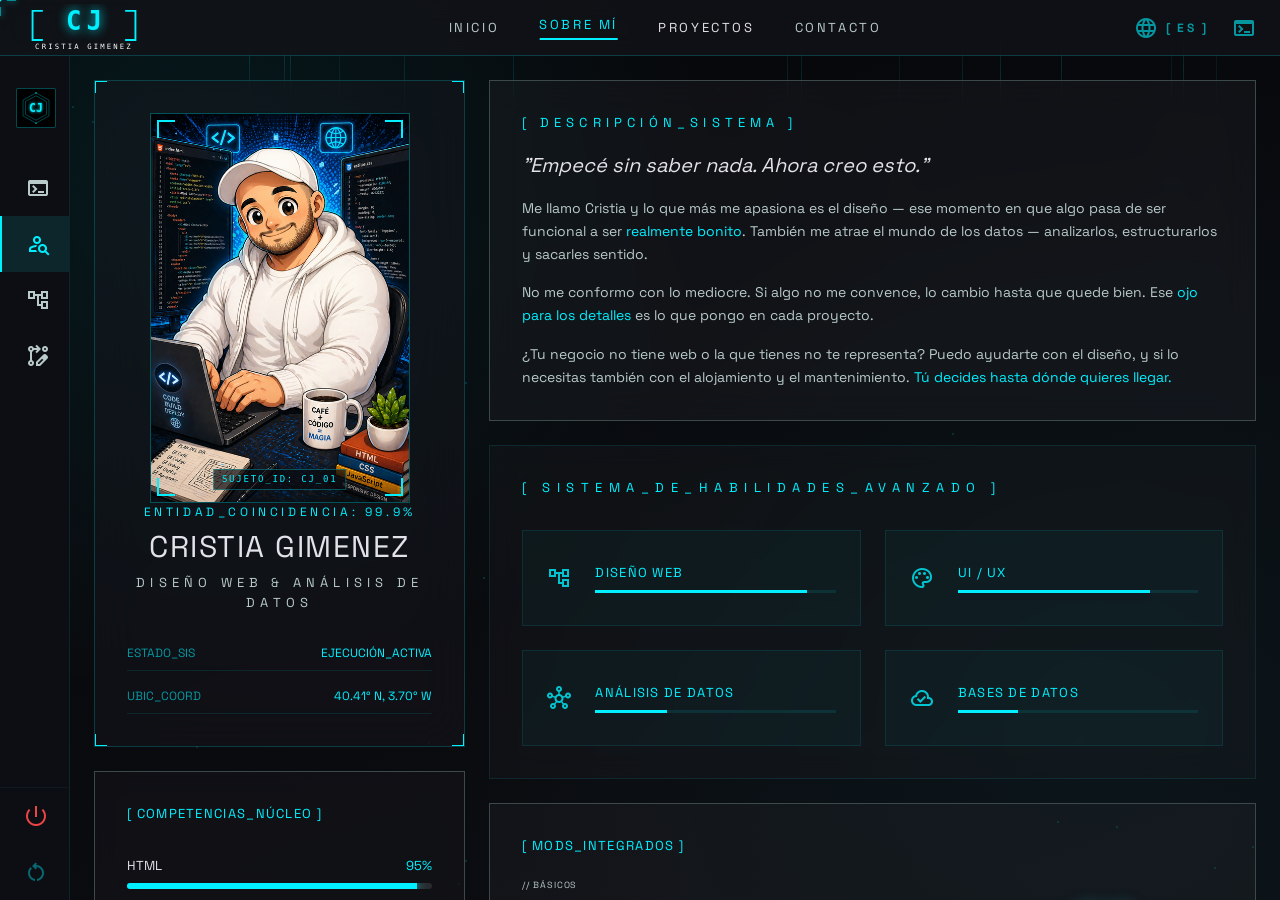
<file: sobre-mi.html>
<!DOCTYPE html>

<html class="dark" lang="es"><head>
<meta charset="utf-8"/>
<meta content="width=device-width, initial-scale=1.0" name="viewport"/>
<title>Sobre mí — Cristia Gimenez | Diseñador & Desarrollador Web</title>
<meta name="description" content="Conoce a Cristia Gimenez (CJ): desarrollador y diseñador web. Mi trayectoria, mis herramientas y cómo trabajo el diseño y el front-end."/>
<link rel="canonical" href="https://cjgimenez.com/sobre-mi"/>
<meta name="author" content="Cristia Gimenez"/>
<!-- Open Graph -->
<meta property="og:type" content="website"/>
<meta property="og:site_name" content="Cristia Gimenez — CJ_CORE"/>
<meta property="og:locale" content="es_ES"/>
<meta property="og:url" content="https://cjgimenez.com/sobre-mi"/>
<meta property="og:title" content="Sobre mí — Cristia Gimenez | Diseñador & Desarrollador Web"/>
<meta property="og:description" content="Conoce a Cristia Gimenez (CJ): desarrollador y diseñador web. Mi trayectoria, mis herramientas y cómo trabajo el diseño y el front-end."/>
<meta property="og:image" content="https://cjgimenez.com/img/og-image.png"/>
<meta property="og:image:width" content="1200"/>
<meta property="og:image:height" content="630"/>
<meta property="og:image:alt" content="Cristia Gimenez — Diseñador y Desarrollador Web"/>
<!-- Twitter Card -->
<meta name="twitter:card" content="summary_large_image"/>
<meta name="twitter:title" content="Sobre mí — Cristia Gimenez | Diseñador & Desarrollador Web"/>
<meta name="twitter:description" content="Conoce a Cristia Gimenez (CJ): desarrollador y diseñador web. Mi trayectoria, mis herramientas y cómo trabajo el diseño y el front-end."/>
<meta name="twitter:image" content="https://cjgimenez.com/img/og-image.png"/>
<!-- Theme -->
<meta name="theme-color" content="#0a0b10"/>
<!-- Favicon -->
<link rel="icon" type="image/svg+xml" href="img/favicon.svg"/>
<link rel="icon" type="image/png" href="img/favicon-32.png"/>
<link rel="apple-touch-icon" href="img/apple-touch-icon.png"/>
<link rel="stylesheet" href="css/tailwind.css"/>
<link rel="stylesheet" href="css/fonts.css"/>
<link rel="stylesheet" href="css/cursor.css"/>
<link rel="stylesheet" href="css/sobre-mi.css"/>
<link rel="stylesheet" href="css/page-transition.css"/>
<link rel="stylesheet" href="css/lang-button.css"/>
</head>
<body class="bg-surface text-on-surface selection:bg-primary-container/30">
<!-- Overlays -->
<div id="encryption-overlay" onclick="togglePower()">
<div class="text-primary-container animate-pulse flex flex-col items-center">
<span class="material-symbols-outlined text-8xl mb-6">lock</span>
<h2 class="font-headline-lg tracking-[0.3em] text-3xl md:text-5xl uppercase"><span class="ovl-larga">BIO_ESTASIS_ACTIVA</span><span class="ovl-corta">BIO_ESTASIS</span></h2>
<p class="font-mono-data text-sm mt-6 tracking-[0.6em] opacity-50 uppercase"><span class="ovl-larga">PULSE PARA REACTIVAR IDENTIDAD</span><span class="ovl-corta">PULSA PARA REACTIVAR</span></p>
</div>
</div>
<div id="purge-overlay">
<div class="relative z-10 flex flex-col items-center">
<div class="text-[#00F0FF] font-headline-md tracking-[0.3em] mb-2 uppercase text-center">RECALIBRACIÓN_SISTEMA</div>
<div class="text-primary-container/40 font-mono-data text-[10px] mb-8 uppercase tracking-[0.5em]">USUARIO: CRISTIA GIMENEZ</div>
<div class="w-80 h-1 bg-white/5 relative mb-4">
<div class="absolute inset-y-0 left-0 bg-primary-container shadow-[0_0_15px_#00F0FF] w-0 transition-all duration-[3000ms] ease-linear" id="purge-bar"></div>
</div>
<div class="text-primary-container font-mono-data text-[10px] uppercase tracking-widest animate-pulse" id="reset-status">INICIALIZANDO PURGA...</div>
</div>
</div>
<div id="terminal-overlay">
<div class="flex justify-between items-center border-b border-[#00F0FF]/30 pb-2 mb-3">
<span class="text-[8px] uppercase tracking-[0.2em] font-bold">CJ_CORE // CONSOLA_SISTEMA</span>
<span class="cursor-pointer hover:text-white" onclick="toggleTerminal()">[X]</span>
</div>
<div class="flex-grow overflow-y-auto space-y-1 no-scrollbar text-[9px]" id="terminal-content">
<div class="text-white/40">&gt; Iniciando análisis de perfil...</div>
<div class="text-green-400">&gt; Acceso concedido. Cargando bio-logs.</div>
</div>
</div>
<div class="tech-nebula-bg" id="nebula-bg"></div>
<!-- Top Navigation Bar -->
<nav class="fixed top-0 w-full z-[70] flex justify-between items-center px-6 h-14 bg-surface/80 backdrop-blur-md border-b border-primary-container/20">
<div class="flex items-center gap-4">
<a href="/" class="block cursor-pointer" aria-label="CJ - Cristia Gimenez - Inicio">
<svg width="120" height="48" viewBox="0 0 140 56" xmlns="http://www.w3.org/2000/svg">
<text x="58" y="30" text-anchor="middle" fill="#00F0FF" font-family="monospace" font-size="30" font-weight="900" style="filter:drop-shadow(0 0 6px #00F0FF);">C</text>
<text x="82" y="30" text-anchor="middle" fill="#00F0FF" font-family="monospace" font-size="30" font-weight="900" style="filter:drop-shadow(0 0 6px #00F0FF);">J</text>
<path d="M 22 8 L 10 8 L 10 42 L 22 42" fill="none" stroke="#00F0FF" stroke-width="2.2"/>
<path d="M 118 8 L 130 8 L 130 42 L 118 42" fill="none" stroke="#00F0FF" stroke-width="2.2"/>
<text x="70" y="52" text-anchor="middle" fill="#ffffff" font-family="monospace" font-size="8.5" letter-spacing="2.5">CRISTIA GIMENEZ</text>
</svg>
</a>
</div>
<div class="hidden md:flex items-center space-x-10 absolute left-1/2 -translate-x-1/2" style="left: calc(50% + 25px);">
<a class="font-mono-data tracking-[0.2em] uppercase text-[11px] text-on-surface-variant hover:text-primary-container transition-colors" href="/">INICIO</a>
<a class="font-mono-data tracking-[0.2em] uppercase text-[11px] text-primary-container border-b-2 border-primary-container pb-1" href="#">SOBRE MÍ</a>
<a class="font-mono-data tracking-[0.2em] uppercase text-[11px]" href="/mis-proyectos" style="animation: proyectos-glow 2s ease-in-out infinite;">PROYECTOS</a>
<a class="font-mono-data tracking-[0.2em] uppercase text-[11px] text-on-surface-variant hover:text-primary-container transition-colors" href="/contacto">CONTACTO</a>
</div>
<div class="flex items-center space-x-6">
<div class="relative" id="lang-wrapper">
<button type="button" class="flex items-center gap-2 text-primary-container/60 hover:text-primary-container transition-all duration-300 group/lang" id="lang-selector" aria-haspopup="true" aria-expanded="false">
<span class="material-symbols-outlined text-[20px] group-hover/lang:rotate-45 transition-transform duration-500">language</span>
<span class="text-[10px] font-mono-data tracking-[0.2em] font-bold" id="lang-current-label">[ ES ]</span>
</button>
<div class="lang-dropdown absolute right-0 mt-4 w-32 bg-surface-container-low/95 backdrop-blur-xl border border-primary-container/20 py-2 transition-all duration-300 z-[100] shadow-[0_10px_30px_rgba(0,0,0,0.5)]" id="lang-dropdown">
<div class="absolute top-0 left-0 w-full h-[1px] bg-gradient-to-r from-transparent via-primary-container/50 to-transparent"></div>
<button type="button" class="w-full px-4 py-2 flex items-center justify-between font-mono-data text-[10px] hover:bg-primary-container/10 transition-colors text-primary-container" data-lang-option="es">
<span>ESPAÑOL</span>
<span class="w-1 h-1 bg-primary-container shadow-[0_0_5px_#00F0FF] rounded-full" data-lang-indicator="es"></span>
</button>
<button type="button" class="w-full px-4 py-2 flex items-center justify-between font-mono-data text-[10px] hover:bg-primary-container/10 hover:text-primary-container transition-colors text-on-surface-variant/60" data-lang-option="en">
<span>ENGLISH</span>
<span class="w-1 h-1 bg-transparent rounded-full" data-lang-indicator="en"></span>
</button>
</div>
</div>
<button class="text-primary-container/60 hover:text-primary-container transition-colors flex items-center justify-center h-full" onclick="toggleTerminal()">
<span class="material-symbols-outlined">terminal</span>
</button>
</div>
</nav>
<!-- 2. Side Navigation Bar -->
<aside class="fixed left-0 top-14 h-[calc(100%-3.5rem)] flex flex-col bg-[#0d0e13] backdrop-blur-2xl border-r border-[#00F0FF]/10 transition-all duration-300 group overflow-hidden" id="sidebar">
<div class="flex flex-col flex-grow">
<div class="px-4 py-8 flex items-center cursor-pointer">
<div class="w-10 h-10 min-w-[40px] border border-primary-container/30 flex items-center justify-center bg-black rounded-sm overflow-hidden">
<svg width="36" height="36" viewBox="0 0 100 100" xmlns="http://www.w3.org/2000/svg" aria-label="CJ avatar">
<polygon points="50,8 86,28 86,72 50,92 14,72 14,28" fill="none" stroke="#00F0FF" stroke-width="2" opacity="0.4"/>
<polygon points="50,16 79,32 79,68 50,84 21,68 21,32" fill="none" stroke="#00F0FF" stroke-width="1" opacity="0.8"/>
<text x="50" y="62" text-anchor="middle" fill="#00F0FF" font-family="monospace" font-size="32" font-weight="900" style="filter:drop-shadow(0 0 4px #00F0FF);">CJ</text>
<circle cx="50" cy="8" r="2" fill="#00F0FF"/>
<circle cx="50" cy="92" r="2" fill="#00F0FF"/>
</svg>
</div>
<div class="opacity-0 group-hover:opacity-100 transition-opacity ml-5 whitespace-nowrap overflow-hidden">
<div class="text-primary-container font-bold text-xs tracking-widest uppercase">CRISTIA GIMENEZ</div>
<div class="text-primary-container/30 text-[8px] tracking-[0.3em] font-mono-data uppercase">SYS_AUTH_04</div>
</div>
</div>
<nav class="flex flex-col">
<a class="flex items-center h-14 text-on-surface-variant hover:bg-primary-container/5 hover:text-primary-container px-6 transition-all border-l-2 border-transparent" href="/">
<span class="material-symbols-outlined">terminal</span>
<span class="ml-8 font-mono-data text-[11px] tracking-[0.2em] opacity-0 group-hover:opacity-100 transition-opacity uppercase whitespace-nowrap">INICIO</span>
</a>
<a class="bg-primary-container/10 text-primary-container border-l-2 border-primary-container flex items-center h-14 px-6" href="#">
<span class="material-symbols-outlined">person_search</span>
<span class="ml-8 font-mono-data text-[11px] tracking-[0.2em] opacity-0 group-hover:opacity-100 transition-opacity uppercase whitespace-nowrap font-bold">SOBRE MÍ</span>
</a>
<a class="flex items-center h-14 text-on-surface-variant hover:bg-primary-container/5 hover:text-primary-container px-6 transition-all border-l-2 border-transparent" href="/mis-proyectos">
<span class="material-symbols-outlined">account_tree</span>
<span class="ml-8 font-mono-data text-[11px] tracking-[0.2em] opacity-0 group-hover:opacity-100 transition-opacity uppercase whitespace-nowrap" style="animation: proyectos-glow 2s ease-in-out infinite;">PROYECTOS</span>
</a>
<a class="flex items-center h-14 text-on-surface-variant hover:bg-primary-container/5 hover:text-primary-container px-6 transition-all border-l-2 border-transparent" href="/contacto">
<span class="material-symbols-outlined">rebase_edit</span>
<span class="ml-8 font-mono-data text-[11px] tracking-[0.2em] opacity-0 group-hover:opacity-100 transition-opacity uppercase whitespace-nowrap">CONTACTO</span>
</a>
</nav>
</div>
<div class="flex flex-col border-t border-primary-container/5">
<div class="flex items-center h-14 text-red-500 hover:bg-red-600 hover:text-white px-6 cursor-pointer transition-all" id="power-btn" onclick="togglePower()">
<span class="material-symbols-outlined">power_settings_new</span>
<span class="ml-8 font-mono-data text-[11px] tracking-[0.2em] opacity-0 group-hover:opacity-100 transition-opacity uppercase whitespace-nowrap font-bold">ENCENDER</span>
</div>
<div class="flex items-center h-14 text-primary-container/40 hover:bg-primary-container/10 hover:text-primary-container px-6 cursor-pointer transition-all" onclick="resetSystem()">
<span class="material-symbols-outlined">restart_alt</span>
<span class="ml-8 font-mono-data text-[11px] tracking-[0.2em] opacity-0 group-hover:opacity-100 transition-opacity uppercase whitespace-nowrap font-bold">REINICIAR</span>
</div>
</div>
</aside>
<!-- 3. Content Area -->
<main class="fixed overflow-y-auto no-scrollbar flex flex-col" style="top: 3.5rem; right: 0; bottom: 0;" id="main-content">
<div class="flex-1 relative z-10 p-4 lg:p-6" id="content-inner">
<div class="grid grid-cols-12 gap-6 h-full max-w-[1600px] mx-auto w-full">
<!-- LEFT PANEL: Profile & Core Skills -->
<section class="col-span-12 lg:col-span-4 flex flex-col gap-6">
<!-- Profile Card -->
<div class="bg-surface-container-low/40 backdrop-blur-xl border border-primary-container/20 p-8 relative flex flex-col items-center">
<div class="absolute top-0 left-0 w-3 h-3 border-t border-l border-primary-container"></div>
<div class="absolute top-0 right-0 w-3 h-3 border-t border-r border-primary-container"></div>
<div class="absolute bottom-0 left-0 w-3 h-3 border-b border-l border-primary-container"></div>
<div class="absolute bottom-0 right-0 w-3 h-3 border-b border-r border-primary-container"></div>
<div class="avatar-frame mb-6">
<img src="img/cristia-avatar.png" alt="Caricatura de Cristia Gimenez trabajando"/>
<div class="avatar-scanline"></div>
<div class="a-corner a-tl"></div>
<div class="a-corner a-tr"></div>
<div class="a-corner a-bl"></div>
<div class="a-corner a-br"></div>
<div class="a-tag">SUJETO_ID: CJ_01</div>
</div>
<div class="text-center">
<div class="font-label-caps text-[10px] text-primary-container mb-2 uppercase tracking-[0.3em]">ENTIDAD_COINCIDENCIA: 99.9%</div>
<h1 class="font-headline-md text-3xl text-on-surface mb-2 uppercase tracking-wider">CRISTIA GIMENEZ</h1>
<p class="font-mono-data text-[11px] text-on-surface-variant uppercase tracking-[0.4em]">Diseño Web &amp; Análisis de Datos</p>
</div>
<div class="mt-8 w-full space-y-4 font-mono-data text-[10px] text-primary-container/60 uppercase">
<div class="flex justify-between border-b border-primary-container/10 pb-2">
<span>ESTADO_SIS</span><span class="text-primary-container">EJECUCIÓN_ACTIVA</span>
</div>
<div class="flex justify-between border-b border-primary-container/10 pb-2">
<span>UBIC_COORD</span><span class="text-primary-container">40.41° N, 3.70° W</span>
</div>
</div>
</div>
<!-- Core Competencies -->
<div class="bg-surface-container-high/20 backdrop-blur-md border border-outline-variant p-8 flex flex-col">
<h3 class="font-label-caps text-primary-container text-[11px] uppercase tracking-widest mb-8 text-center lg:text-left">[ COMPETENCIAS_NÚCLEO ]</h3>
<div class="space-y-8">
<div class="skill-container">
<div class="flex justify-between text-[11px] mb-2 font-mono-data">
<span>HTML</span><span class="text-primary-container">95%</span>
</div>
<div class="h-1.5 w-full bg-surface-container-high rounded-full overflow-hidden">
<div class="h-full bg-primary-container shadow-[0_0_12px_#00F0FF] skill-bar-fill active" style="--target-width: 95%;"></div>
</div>
</div>
<div class="skill-container">
<div class="flex justify-between text-[11px] mb-2 font-mono-data">
<span>CSS / DISEÑO</span><span class="text-primary-container">95%</span>
</div>
<div class="h-1.5 w-full bg-surface-container-high rounded-full overflow-hidden">
<div class="h-full bg-primary-container shadow-[0_0_12px_#00F0FF] skill-bar-fill active" style="--target-width: 95%;"></div>
</div>
</div>
<div class="skill-container">
<div class="flex justify-between text-[11px] mb-2 font-mono-data">
<span>JAVASCRIPT</span><span class="text-primary-container">50%</span>
</div>
<div class="h-1.5 w-full bg-surface-container-high rounded-full overflow-hidden">
<div class="h-full bg-primary-container shadow-[0_0_12px_#00F0FF] skill-bar-fill active" style="--target-width: 50%;"></div>
</div>
</div>
</div>
</div>

<!-- Log animado — easter egg rasgos de personalidad -->
<div class="border border-primary-container/10 bg-black/20 p-4 font-mono text-[13px] text-primary-container/60 leading-relaxed mt-auto" id="profile-log"></div>
</section>
<!-- RIGHT PANEL: Description, Advanced Skills & Stats -->
<section class="col-span-12 lg:col-span-8 flex flex-col gap-6">
<!-- System Description -->
<div class="bg-surface-container-high/30 backdrop-blur-lg border border-outline-variant p-8">
<h2 class="font-label-caps text-[11px] text-primary-container mb-4 uppercase tracking-[0.4em]">[ DESCRIPCIÓN_SISTEMA ]</h2>
<p class="font-body-lg text-xl text-on-surface leading-relaxed italic mb-4">
    "Empecé sin saber nada. Ahora creo esto."
</p>
<p class="font-mono-data text-[12px] text-on-surface-variant leading-relaxed mb-4">
    Me llamo Cristia y lo que más me apasiona es el diseño — ese momento en que algo pasa de ser funcional a ser <span class="text-primary-container">realmente bonito</span>. También me atrae el mundo de los datos — analizarlos, estructurarlos y sacarles sentido.
</p>
<p class="font-mono-data text-[12px] text-on-surface-variant leading-relaxed mb-4">
    No me conformo con lo mediocre. Si algo no me convence, lo cambio hasta que quede bien. Ese <span class="text-primary-container">ojo para los detalles</span> es lo que pongo en cada proyecto.
</p>
<p class="font-mono-data text-[12px] text-on-surface-variant leading-relaxed">
    ¿Tu negocio no tiene web o la que tienes no te representa? Puedo ayudarte con el diseño, y si lo necesitas también con el alojamiento y el mantenimiento. <span class="text-primary-container">Tú decides hasta dónde quieres llegar.</span>
</p>
</div>
<!-- Advanced Skill Nodes -->
<div class="bg-surface-container-high/20 backdrop-blur-md border border-primary-container/10 p-8">
<h2 class="font-label-caps text-[11px] text-primary-container uppercase tracking-[0.5em] mb-8 text-center lg:text-left"><span class="hab-larga">[ SISTEMA_DE_HABILIDADES_AVANZADO ]</span><span class="hab-corta">[ HABILIDADES ]</span></h2>
<div class="grid grid-cols-1 md:grid-cols-2 gap-6">
<!-- Node 1 -->
<div class="skill-node p-6 flex items-center h-24">
<div class="flex items-center gap-6 w-full relative z-10">
<span class="material-symbols-outlined text-primary-container text-3xl opacity-80">account_tree</span>
<div class="flex-grow">
<div class="font-mono-data text-[11px] text-primary-container tracking-widest uppercase mb-2">Diseño Web</div>
<div class="h-[3px] w-full bg-primary-container/10 overflow-hidden">
<div class="h-full bg-primary-container skill-bar-fill active" style="--target-width: 88%;"></div>
</div>
</div>
</div>
</div>
<!-- Node 2 -->
<div class="skill-node p-6 flex items-center h-24">
<div class="flex items-center gap-6 w-full relative z-10">
<span class="material-symbols-outlined text-primary-container text-3xl opacity-80">palette</span>
<div class="flex-grow">
<div class="font-mono-data text-[11px] text-primary-container tracking-widest uppercase mb-2">UI / UX</div>
<div class="h-[3px] w-full bg-primary-container/10 overflow-hidden">
<div class="h-full bg-primary-container skill-bar-fill active" style="--target-width: 80%;"></div>
</div>
</div>
</div>
</div>
<!-- Node 3 -->
<div class="skill-node p-6 flex items-center h-24">
<div class="flex items-center gap-6 w-full relative z-10">
<span class="material-symbols-outlined text-primary-container text-3xl opacity-80">hub</span>
<div class="flex-grow">
<div class="font-mono-data text-[11px] text-primary-container tracking-widest uppercase mb-2">Análisis de Datos</div>
<div class="h-[3px] w-full bg-primary-container/10 overflow-hidden">
<div class="h-full bg-primary-container skill-bar-fill active" style="--target-width: 30%;"></div>
</div>
</div>
</div>
</div>
<!-- Node 4 -->
<div class="skill-node p-6 flex items-center h-24">
<div class="flex items-center gap-6 w-full relative z-10">
<span class="material-symbols-outlined text-primary-container text-3xl opacity-80">cloud_done</span>
<div class="flex-grow">
<div class="font-mono-data text-[11px] text-primary-container tracking-widest uppercase mb-2">Bases de Datos</div>
<div class="h-[3px] w-full bg-primary-container/10 overflow-hidden">
<div class="h-full bg-primary-container skill-bar-fill active" style="--target-width: 25%;"></div>
</div>
</div>
</div>
</div>
</div>
</div>
<!-- Integrated Mods & Creativity Index -->
<div class="bg-surface-container-highest/20 border border-outline-variant p-8 flex flex-col md:flex-row items-center gap-8">
<div class="flex-grow w-full">
<h3 class="font-label-caps text-primary-container text-[11px] mb-6 uppercase tracking-widest text-center md:text-left">[ MODS_INTEGRADOS ]</h3>
<div class="flex flex-col gap-4 w-full">
<div>
<div class="text-[9px] text-on-surface-variant uppercase tracking-widest mb-2">// BÁSICOS</div>
<div class="flex flex-wrap gap-3">
<span class="px-5 py-2 bg-primary-container/5 border border-primary-container/20 text-primary-container text-[11px] font-mono-data uppercase">HTML</span>
<span class="px-5 py-2 bg-primary-container/5 border border-primary-container/20 text-primary-container text-[11px] font-mono-data uppercase">CSS</span>
<span class="px-5 py-2 bg-primary-container/5 border border-primary-container/20 text-primary-container text-[11px] font-mono-data uppercase">GitHub</span>
<span class="px-5 py-2 bg-primary-container/5 border border-primary-container/20 text-primary-container text-[11px] font-mono-data uppercase">Claude AI</span>
</div>
</div>
<div>
<div class="text-[9px] text-on-surface-variant uppercase tracking-widest mb-2">// TÉCNICOS</div>
<div class="flex flex-wrap gap-3">
<span class="px-5 py-2 bg-primary-container/5 border border-primary-container/20 text-primary-container/60 text-[11px] font-mono-data uppercase border-dashed">Supabase</span>
<span class="px-5 py-2 bg-primary-container/5 border border-primary-container/20 text-primary-container/60 text-[11px] font-mono-data uppercase border-dashed">Render</span>
<span class="px-5 py-2 bg-primary-container/5 border border-primary-container/20 text-primary-container/60 text-[11px] font-mono-data uppercase border-dashed">Resend</span>
</div>
</div>
</div>
</div>
<div class="flex items-center gap-4 border-t md:border-t-0 md:border-l border-primary-container/10 pt-6 md:pt-0 md:pl-10">
<div class="text-primary-container font-bold text-5xl leading-none drop-shadow-[0_0_8px_rgba(0,240,255,0.5)]">+50</div>
<div class="text-[9px] text-on-surface-variant uppercase tracking-[0.2em] leading-tight">PROYECTOS<br/>REALIZADOS</div>
</div>
</div>
<!-- Stats Bar -->
<div class="grid grid-cols-2 md:grid-cols-4 gap-4 mt-auto">
<div class="p-4 bg-surface-container-highest/10 border border-outline-variant/20 hover:border-primary-container/30 transition-colors">
<div class="text-[8px] text-on-surface-variant uppercase mb-2">ESPECIALIDAD</div>
<div class="text-[11px] font-mono-data text-primary-container">DISEÑO_WEB</div>
</div>
<div class="p-4 bg-surface-container-highest/10 border border-outline-variant/20 hover:border-primary-container/30 transition-colors">
<div class="text-[8px] text-on-surface-variant uppercase mb-2">ESTADO</div>
<div class="text-[11px] font-mono-data text-primary-container">EN_FORMACIÓN</div>
</div>
<div class="p-4 bg-surface-container-highest/10 border border-outline-variant/20 hover:border-primary-container/30 transition-colors">
<div class="text-[8px] text-on-surface-variant uppercase mb-2">TIEMPO_ACTIVIDAD</div>
<div class="text-[11px] font-mono-data text-primary-container" id="activity-timer">365:04:14:34</div>
</div>
<div class="p-4 bg-surface-container-highest/10 border border-outline-variant/20 hover:border-primary-container/30 transition-colors">
<div class="text-[8px] text-on-surface-variant uppercase mb-2">ESTABILIDAD</div>
<div class="text-[11px] font-mono-data text-primary-container">SINCRO_ÓPTIMA</div>
</div>
</div>
</section>
</div>
</div>
</div>
<footer class="mt-auto flex flex-col items-center justify-center gap-3 w-full border-t border-dashed border-[#00F0FF]/20 py-6 bg-[#0A0B10]/90 backdrop-blur-md relative z-10">
<div class="text-[#00F0FF]/50 font-mono-data text-[11px] tracking-[0.3em] uppercase text-center px-6 leading-loose">
    © 2026 CJ_CORE — CRISTIA GIMENEZ. TODOS LOS DERECHOS RESERVADOS. TRANSMISIÓN ENCRIPTADA.
</div>
<div class="flex space-x-8">
<a class="text-[#00F0FF]/30 hover:text-[#00F0FF] transition-colors duration-500 font-mono-data text-[10px] tracking-[0.3em] uppercase" href="/politica-privacidad">POLÍTICA_PRIVACIDAD</a>
<a class="text-[#00F0FF]/30 hover:text-[#00F0FF] transition-colors duration-500 font-mono-data text-[10px] tracking-[0.3em] uppercase" href="#">ESTADO_SISTEMA</a>
</div>
</footer>
</main>
    <script src="js/sobre-mi.js"></script>
    <script src="js/cursor.js"></script>
    <script src="js/page-transition.js"></script>
    <script src="js/lang-button.js"></script>

</body></html>
</file>
<file: css/fonts.css>
/* ============================================================
   FUENTES LOCALES — servidas desde el propio hosting
   Sin Google Fonts: cero terceros, cero IP enviada a Google (RGPD),
   y carga mas rapida. Reemplaza los <link> a fonts.googleapis.com.
   ============================================================ */

/* ---------- Space Grotesk ---------- */
@font-face {
    font-family: 'Space Grotesk';
    font-style: normal;
    font-weight: 300;
    font-display: swap;
    src: url('../fonts/spacegrotesk-300.woff2') format('woff2');
}
@font-face {
    font-family: 'Space Grotesk';
    font-style: normal;
    font-weight: 400;
    font-display: swap;
    src: url('../fonts/spacegrotesk-400.woff2') format('woff2');
}
@font-face {
    font-family: 'Space Grotesk';
    font-style: normal;
    font-weight: 500;
    font-display: swap;
    src: url('../fonts/spacegrotesk-500.woff2') format('woff2');
}
@font-face {
    font-family: 'Space Grotesk';
    font-style: normal;
    font-weight: 700;
    font-display: swap;
    src: url('../fonts/spacegrotesk-700.woff2') format('woff2');
}

/* ---------- Material Symbols Outlined (subset: solo los iconos usados) ---------- */
@font-face {
    font-family: 'Material Symbols Outlined';
    font-style: normal;
    font-weight: 100 700;
    font-display: swap;
    src: url('../fonts/material-symbols-outlined.woff2') format('woff2');
}
.material-symbols-outlined {
    font-family: 'Material Symbols Outlined';
    font-weight: normal;
    font-style: normal;
    font-size: 24px;
    line-height: 1;
    letter-spacing: normal;
    text-transform: none;
    display: inline-block;
    white-space: nowrap;
    word-wrap: normal;
    direction: ltr;
    -webkit-font-feature-settings: 'liga';
    -webkit-font-smoothing: antialiased;
}
</file>
<file: css/cursor.css>
/* ==========================================
   CURSOR HUD CYBERPUNK — Cruceta + [ ACCESS ]
   Solo desktop (hover: pointer & fine pointer)
   ========================================== */

/* Solo desktop puro: hover y pointer fino (sintaxis estándar y robusta).
   El cursor:none va lo primero para que se aplique de inmediato y no
   parpadee el cursor de Windows al cambiar de página. */
@media (hover: hover) and (pointer: fine) {

    /* Ocultar cursor del sistema en toda la web */
    html, html * {
        cursor: none !important;
    }

    /* Contenedor del cursor — sigue al ratón via JS */
    #hud-cursor {
        position: fixed;
        top: 0;
        left: 0;
        width: 32px;
        height: 32px;
        pointer-events: none;
        z-index: 99999;
        transform: translate(-50%, -50%);
        transition: width 0.18s ease, height 0.18s ease;
        will-change: transform;
    }

    /* La cruceta — 4 líneas en cruz + punto central */
    #hud-cursor .crosshair {
        position: absolute;
        inset: 0;
        transition: opacity 0.15s ease;
    }

    /* Líneas de la cruz */
    #hud-cursor .line {
        position: absolute;
        background: #00F0FF;
        box-shadow: 0 0 6px #00F0FF, 0 0 12px rgba(0, 240, 255, 0.5);
        transition: all 0.18s ease;
    }
    #hud-cursor .line-top {
        top: 0;
        left: 50%;
        width: 1px;
        height: 9px;
        transform: translateX(-50%);
    }
    #hud-cursor .line-bottom {
        bottom: 0;
        left: 50%;
        width: 1px;
        height: 9px;
        transform: translateX(-50%);
    }
    #hud-cursor .line-left {
        left: 0;
        top: 50%;
        width: 9px;
        height: 1px;
        transform: translateY(-50%);
    }
    #hud-cursor .line-right {
        right: 0;
        top: 50%;
        width: 9px;
        height: 1px;
        transform: translateY(-50%);
    }

    /* Punto central */
    #hud-cursor .dot {
        position: absolute;
        top: 50%;
        left: 50%;
        width: 3px;
        height: 3px;
        background: #00F0FF;
        border-radius: 50%;
        transform: translate(-50%, -50%);
        box-shadow: 0 0 8px #00F0FF, 0 0 16px rgba(0, 240, 255, 0.6);
        transition: all 0.18s ease;
    }

    /* Corchetes [ ] — ocultos por defecto, aparecen en hover */
    #hud-cursor .bracket {
        position: absolute;
        top: 50%;
        font-family: 'Space Grotesk', 'JetBrains Mono', monospace;
        font-size: 18px;
        font-weight: 300;
        color: #00F0FF;
        text-shadow: 0 0 6px #00F0FF, 0 0 12px rgba(0, 240, 255, 0.6);
        opacity: 0;
        transform: translateY(-50%);
        transition: opacity 0.18s ease, left 0.18s ease, right 0.18s ease;
        line-height: 1;
    }
    #hud-cursor .bracket-left {
        left: -2px;
    }
    #hud-cursor .bracket-right {
        right: -2px;
    }

    /* ESTADO HOVER — el JS añade la clase .hover al pasar por clickables */
    #hud-cursor.hover {
        width: 44px;
        height: 44px;
    }
    #hud-cursor.hover .line {
        background: #00F0FF;
        box-shadow: 0 0 10px #00F0FF, 0 0 20px rgba(0, 240, 255, 0.8);
    }
    #hud-cursor.hover .line-top,
    #hud-cursor.hover .line-bottom {
        height: 7px;
    }
    #hud-cursor.hover .line-left,
    #hud-cursor.hover .line-right {
        width: 7px;
    }
    #hud-cursor.hover .dot {
        width: 4px;
        height: 4px;
        box-shadow: 0 0 12px #00F0FF, 0 0 24px rgba(0, 240, 255, 0.9);
    }
    #hud-cursor.hover .bracket {
        opacity: 1;
    }
    #hud-cursor.hover .bracket-left {
        left: -12px;
    }
    #hud-cursor.hover .bracket-right {
        right: -12px;
    }

    /* ESTADO CLICK — feedback al pulsar */
    #hud-cursor.clicking {
        width: 24px;
        height: 24px;
    }
    #hud-cursor.clicking .dot {
        width: 6px;
        height: 6px;
        box-shadow: 0 0 16px #00F0FF, 0 0 32px #00F0FF;
    }

    /* ESTADO INACTIVO — fuera de la ventana */
    #hud-cursor.inactive {
        opacity: 0;
        transition: opacity 0.2s ease;
    }
}
</file>
<file: css/index.css>
/* ==========================================
   INDEX.CSS — Página de inicio
   Portafolio CJ_CORE — Cristia Gimenez
   ========================================== */


        :root {
            --primary-cyan: #00f0ff;
            --surface-dark: #0a0b10;
        }
        body {
            background-color: var(--surface-dark);
            overflow-x: hidden;
            cursor: crosshair;
        }

        /* ==========================================
           SIDEBAR — Click para abrir/cerrar, queda abierto
           (Fusionado desde los <style> inline del index.html)
           ========================================== */
        #sidebar {
            transition: width 0.4s cubic-bezier(0.4, 0, 0.2, 1);
        }
        #sidebar.open {
            width: 240px !important;
        }
        #sidebar.open .sidebar-label,
        #sidebar.open .opacity-0 {
            opacity: 1 !important;
        }
        #sidebar-backdrop {
            display: none;
            position: fixed;
            inset: 0;
            z-index: 45;
            background: rgba(0, 0, 0, 0.4);
            backdrop-filter: blur(2px);
        }
        #sidebar-backdrop.active {
            display: block;
        }

        /* ==========================================
           LOGO TYPEWRITER — el JS dispara la animación tras el boot
           ========================================== */
        #cj-logo.is-animating .cj-letter {
            opacity: 0;
            animation: cj-type-in 0.4s ease-out forwards;
        }
        #cj-logo.is-animating .cj-letter:nth-of-type(1) {
            animation-delay: 0.1s;
        }
        #cj-logo.is-animating .cj-letter:nth-of-type(2) {
            animation-delay: 0.8s;
        }
        @keyframes cj-type-in {
            from { opacity: 0; transform: translateY(-2px); }
            to { opacity: 1; transform: translateY(0); }
        }


        /* ==========================================
           BARRAS DE TECNOLOGÍAS — crecen al cargar y laten
           ========================================== */
        .tech-bar {
            height: 100%;
            background: var(--primary-cyan);
            box-shadow: 0 0 6px var(--primary-cyan);
            width: 0;
            transition: width 1.4s cubic-bezier(0.4, 0, 0.2, 1);
        }
        .tech-bar.is-pulsing {
            animation: tech-pulse 2.5s ease-in-out infinite;
        }
        @keyframes tech-pulse {
            0%, 100% { opacity: 1; box-shadow: 0 0 6px var(--primary-cyan); }
            50% { opacity: 0.6; box-shadow: 0 0 16px var(--primary-cyan); }
        }

        /* Tech Nebula Background */
        .tech-nebula-bg {
            position: fixed;
            inset: 0;
            z-index: -1;
            background: 
                radial-gradient(circle at 15% 20%, rgba(0, 240, 255, 0.08) 0%, transparent 40%),
                radial-gradient(circle at 85% 80%, rgba(0, 79, 84, 0.12) 0%, transparent 50%),
                linear-gradient(160deg, #050608 0%, #0d0e13 100%);
            overflow: hidden;
        }
        
        .data-stream-line {
            position: absolute;
            background: linear-gradient(to bottom, transparent, var(--primary-cyan), transparent);
            width: 1px;
            opacity: 0.15;
            animation: move-stream 10s linear infinite;
        }
        @keyframes move-stream {
            0% { transform: translateY(-100%) rotate(15deg); }
            100% { transform: translateY(200%) rotate(15deg); }
        }

        .data-particle {
            position: absolute;
            width: 2px;
            height: 2px;
            background: var(--primary-cyan);
            border-radius: 50%;
            opacity: 0.2;
            pointer-events: none;
            animation: drift-particle 20s linear infinite;
        }
        @keyframes drift-particle {
            0% { transform: translate(0, 100vh); opacity: 0; }
            10% { opacity: 0.5; }
            90% { opacity: 0.5; }
            100% { transform: translate(100px, -10vh); opacity: 0; }
        }

        .hud-grid {
            background-image: 
                linear-gradient(rgba(0, 240, 255, 0.03) 1px, transparent 1px),
                linear-gradient(90deg, rgba(0, 240, 255, 0.03) 1px, transparent 1px);
            background-size: 50px 50px;
            background-position: center;
        }

        .scanning-line {
            position: fixed;
            width: 100%;
            height: 4px;
            background: linear-gradient(90deg, transparent, #00f0ff, transparent);
            left: 0;
            top: -4px;
            animation: scan 6s linear infinite;
            z-index: 60;
            pointer-events: none;
            opacity: 0.2;
            box-shadow: 0 0 15px rgba(0, 240, 255, 0.3);
        }

        @keyframes scan {
            0% { top: -4px; }
            100% { top: 100%; }
        }

        .hud-rotate { animation: rotate 20s linear infinite; }
        .hud-rotate-reverse { animation: rotate-reverse 30s linear infinite; }
        @keyframes rotate { from { transform: rotate(0deg); } to { transform: rotate(360deg); } }
        @keyframes rotate-reverse { from { transform: rotate(360deg); } to { transform: rotate(0deg); } }
        
        /* Glitch Animation */
        .glitch-container {
            position: fixed;
            inset: 0;
            z-index: 1000;
            background: #0A0B10;
            display: flex;
            align-items: center;
            justify-content: center;
            animation: glitch-fade-out 0.5s ease-in 3.5s forwards;
            padding: 20px;
        }

        .glitch-text {
            color: #00F0FF;
            font-family: 'Space Grotesk', sans-serif;
            font-weight: 900;
            font-size: clamp(1.5rem, 8vw, 4rem);
            position: relative;
            animation: text-glitch 0.2s infinite;
            text-align: center;
            line-height: 1.1;
        }

        @keyframes glitch-fade-out {
            0% { opacity: 1; visibility: visible; }
            100% { opacity: 0; visibility: hidden; }
        }

        @keyframes text-glitch {
            0% { transform: translate(0); text-shadow: 2px 0 #ff00c1, -2px 0 #00fff9; }
            20% { transform: translate(-2px, 2px); text-shadow: -2px 0 #ff00c1, 2px 0 #00fff9; }
            40% { transform: translate(-2px, -2px); }
            60% { transform: translate(2px, 2px); }
            80% { transform: translate(2px, -2px); }
            100% { transform: translate(0); }
        }

        /* Bio Sync Animation */
        .bio-bar {
            width: 4px;
            background: var(--primary-cyan);
            border-radius: 2px;
            animation: bio-pulse 1s infinite alternate;
        }
        @keyframes bio-pulse {
            from { height: 4px; opacity: 0.3; }
            to { height: 24px; opacity: 1; }
        }

        /* Circular Progress */
        .hud-circle-svg {
            transform: rotate(-90deg);
        }
        .hud-circle-path {
            stroke-dasharray: 100 100;
            stroke-dashoffset: 100;
            animation: circle-fill 4s linear infinite;
        }
        @keyframes circle-fill {
            0% { stroke-dashoffset: 100; }
            50% { stroke-dashoffset: 0; }
            100% { stroke-dashoffset: 100; }
        }

        /* Power Off Mode */
        .power-off #main-content {
            opacity: 0.1;
            filter: grayscale(1) blur(4px);
            pointer-events: none;
        }
        .power-off .scanning-line { display: none; }
        #standby-overlay { display: none; }
        .power-off #standby-overlay { display: flex; z-index: 900; }

        /* Reset Overlay */
        #reset-overlay { display: none; z-index: 950; }
        #reset-overlay.active { display: flex; }

        .no-scrollbar::-webkit-scrollbar { display: none; }
        .no-scrollbar { -ms-overflow-style: none; scrollbar-width: none; }

        #terminal-overlay {
            display: none;
            position: fixed;
            bottom: 20px;
            right: 20px;
            width: 320px;
            height: 224px;
            background: rgba(10, 11, 16, 0.95);
            border: 1px solid var(--primary-cyan);
            z-index: 150;
            font-family: monospace;
            font-size: 10px;
            padding: 10px;
            color: var(--primary-cyan);
            box-shadow: 0 0 30px rgba(0, 240, 255, 0.15);
        }
        #terminal-overlay.active { display: flex; flex-direction: column; }
    


@media (min-width: 769px) {
    #main-content { left: 70px; }
}

@media (max-width: 768px) {
    #main-content {
        position: relative !important;
        height: auto !important;
        min-height: calc(100vh - 3.5rem) !important;
        overflow: visible !important;
        left: 0 !important;
        right: auto !important;
        bottom: auto !important;
        top: auto !important;
        margin-top: 3.5rem !important;
        padding-left: 70px !important;
        display: flex !important;
        align-items: center !important;
        justify-content: center !important;
    }
}

/* ==========================================
   FIX MÓVIL/TABLET — Inicio (idéntico a Proyectos)
   ========================================== */

/* Sidebar coherente: solo expande con click en touch */
@media (max-width: 1024px) {
    #sidebar {
        z-index: 60 !important;
        width: 70px !important;
    }
    /* Evitar que el hover (Tailwind hover:w-[240px]) expanda al tocar */
    #sidebar:hover { width: 70px !important; }
    #sidebar.locked,
    #sidebar.open {
        width: 240px !important;
    }
    #sidebar.locked .opacity-0,
    #sidebar.open .opacity-0,
    #sidebar.locked .group-hover\:opacity-100,
    #sidebar.open .group-hover\:opacity-100 {
        opacity: 1 !important;
    }
    /* Cuerpo scrollable en mobile/tablet */
    body { overflow-y: auto !important; }
}

/* Móvil (≤768px) */
@media (max-width: 768px) {
    nav .hidden.md\:flex { display: none !important; }

    /* HUD ocupa pantalla con padding para el sidebar de 70px */
    #main-content {
        padding-left: 70px !important;
        padding-right: 0 !important;
    }
    /* Footer fijo en HUD: ajustar a ancho disponible */
    #main-content > .absolute.bottom-3 {
        left: calc(50% + 35px) !important;
        padding: 0 0.5rem !important;
        text-align: center !important;
    }
    #main-content > .absolute.bottom-3 > div:first-child {
        font-size: 7px !important;
        white-space: normal !important;
        line-height: 1.6 !important;
    }
}

/* Móvil pequeño (≤480px) */
@media (max-width: 480px) {
    #main-content { padding-left: 60px !important; }
    #main-content > .absolute.bottom-3 { left: calc(50% + 30px) !important; }
}

/* ==========================================
   HOME MÓVIL — Panel interactivo (solo ≤768px)
   El escritorio NO se toca: #mobile-home oculto por defecto.
   ========================================== */
#mobile-home { display: none; }

@media (max-width: 768px) {
    body { cursor: auto; overflow-y: auto !important; }

    /* En el inicio móvil: fuera el HUD circular y el rail lateral */
    #main-content { display: none !important; }
    #sidebar { display: none !important; }
    #sidebar-backdrop { display: none !important; }

    #mobile-home {
        display: flex !important;
        flex-direction: column;
        position: relative;
        z-index: 40;
        width: 100%;
        min-height: 100vh;
        min-height: 100svh;
        padding: 76px 18px 26px;
        gap: 14px;
    }

    /* ---- Línea de estado ---- */
    .mh-status {
        display: flex;
        align-items: center;
        gap: 9px;
        font-family: 'Space Grotesk', monospace;
        font-size: 11px;
        letter-spacing: 0.22em;
        text-transform: uppercase;
        color: rgba(0, 240, 255, 0.7);
    }
    .mh-status .mh-clock {
        margin-left: auto;
        color: rgba(0, 240, 255, 0.4);
        letter-spacing: 0.12em;
        font-variant-numeric: tabular-nums;
    }
    .mh-dot {
        width: 7px; height: 7px;
        border-radius: 50%;
        background: var(--primary-cyan);
        box-shadow: 0 0 10px var(--primary-cyan);
        animation: mh-blink 1.6s ease-in-out infinite;
    }

    /* ---- Tarjeta de identidad ---- */
    .mh-id {
        position: relative;
        border: 1px solid rgba(0, 240, 255, 0.22);
        background: linear-gradient(160deg, rgba(13, 14, 19, 0.92), rgba(10, 11, 16, 0.7));
        backdrop-filter: blur(8px);
        padding: 24px 18px 20px;
        display: flex;
        flex-direction: column;
        align-items: center;
        text-align: center;
        overflow: hidden;
    }
    /* esquinas tácticas */
    .mh-id::before, .mh-id::after {
        content: "";
        position: absolute;
        width: 18px; height: 18px;
        border: 2px solid var(--primary-cyan);
        opacity: 0.55;
    }
    .mh-id::before { top: 8px; left: 8px; border-right: 0; border-bottom: 0; }
    .mh-id::after { bottom: 8px; right: 8px; border-left: 0; border-top: 0; }

    .mh-avatar {
        width: 96px; height: 96px;
        border-radius: 50%;
        border: 2px solid rgba(0, 240, 255, 0.6);
        padding: 3px;
        background: #0a0b10;
        box-shadow: 0 0 26px rgba(0, 240, 255, 0.28);
        overflow: hidden;
        flex: none;
    }
    .mh-avatar img {
        width: 100%; height: 100%;
        object-fit: cover;
        object-position: 50% 16%;
        border-radius: 50%;
    }

    .mh-tagline {
        margin-top: 14px;
        font-family: 'Space Grotesk', monospace;
        font-size: 9.5px;
        letter-spacing: 0.28em;
        text-transform: uppercase;
        color: rgba(0, 240, 255, 0.55);
    }
    .mh-name {
        margin-top: 8px;
        font-family: 'Space Grotesk', sans-serif;
        font-weight: 700;
        font-size: 26px;
        letter-spacing: 0.1em;
        color: #fff;
        line-height: 1.05;
    }
    .mh-role {
        margin-top: 7px;
        font-size: 11px;
        font-weight: 700;
        letter-spacing: 0.22em;
        text-transform: uppercase;
        color: var(--primary-cyan);
        text-shadow: 0 0 12px rgba(0, 240, 255, 0.4);
    }
    .mh-term {
        margin-top: 16px;
        width: 100%;
        border: 1px solid rgba(0, 240, 255, 0.16);
        background: rgba(0, 240, 255, 0.04);
        padding: 10px 12px;
        font-family: 'Space Grotesk', monospace;
        font-size: 13px;
        color: rgba(227, 225, 233, 0.92);
        text-align: left;
        min-height: 40px;
        display: flex;
        align-items: center;
    }
    .mh-term .mh-prompt { color: var(--primary-cyan); margin-right: 7px; font-weight: 700; }
    .mh-caret {
        display: inline-block;
        width: 8px; height: 1.05em;
        margin-left: 3px;
        vertical-align: -2px;
        background: var(--primary-cyan);
        box-shadow: 0 0 8px var(--primary-cyan);
        animation: mh-caret-blink 1s steps(1) infinite;
    }

    .mh-chips {
        margin-top: 16px;
        display: flex;
        flex-wrap: wrap;
        gap: 7px;
        justify-content: center;
    }
    .mh-chip {
        font-family: 'Space Grotesk', monospace;
        font-size: 10px;
        letter-spacing: 0.14em;
        text-transform: uppercase;
        color: rgba(0, 240, 255, 0.82);
        border: 1px solid rgba(0, 240, 255, 0.3);
        padding: 5px 10px;
        border-radius: 999px;
        background: rgba(0, 240, 255, 0.05);
        transition: all 0.25s;
        cursor: pointer;
    }
    .mh-chip.is-active,
    .mh-chip:active {
        background: var(--primary-cyan);
        color: #001417;
        border-color: var(--primary-cyan);
        box-shadow: 0 0 14px rgba(0, 240, 255, 0.5);
    }

    /* ---- Navegación ---- */
    .mh-nav { display: flex; flex-direction: column; gap: 12px; }

    .mh-proyectos {
        position: relative;
        display: flex;
        flex-direction: column;
        gap: 7px;
        border: 1px solid rgba(0, 240, 255, 0.5);
        background: linear-gradient(150deg, rgba(0, 240, 255, 0.13), rgba(0, 240, 255, 0.03) 55%, rgba(10, 11, 16, 0.6));
        padding: 18px 18px 16px;
        text-decoration: none;
        overflow: hidden;
        opacity: 0;
        animation: mh-rise 0.6s cubic-bezier(0.2, 0.7, 0.2, 1) 4.1s forwards,
                   mh-pulse-border 2.8s ease-in-out 4.9s infinite;
    }
    .mh-proyectos:active { transform: scale(0.985); }
    .mh-pj-head { display: flex; align-items: center; justify-content: space-between; }
    .mh-pj-head .material-symbols-outlined {
        font-size: 30px;
        color: var(--primary-cyan);
        filter: drop-shadow(0 0 8px rgba(0, 240, 255, 0.6));
    }
    .mh-pj-tag {
        font-family: 'Space Grotesk', monospace;
        font-size: 9px;
        font-weight: 700;
        letter-spacing: 0.24em;
        text-transform: uppercase;
        color: #001417;
        background: var(--primary-cyan);
        padding: 4px 9px;
        border-radius: 999px;
        box-shadow: 0 0 14px rgba(0, 240, 255, 0.5);
    }
    .mh-pj-title {
        font-family: 'Space Grotesk', sans-serif;
        font-weight: 700;
        font-size: 30px;
        letter-spacing: 0.06em;
        color: #fff;
        line-height: 1;
        text-shadow: 0 0 16px rgba(0, 240, 255, 0.25);
    }
    .mh-pj-sub { font-size: 12.5px; color: rgba(227, 225, 233, 0.7); }
    .mh-pj-cta {
        margin-top: 5px;
        display: inline-flex;
        align-items: center;
        gap: 6px;
        align-self: flex-start;
        font-family: 'Space Grotesk', monospace;
        font-size: 12px;
        font-weight: 700;
        letter-spacing: 0.18em;
        text-transform: uppercase;
        color: var(--primary-cyan);
    }
    .mh-pj-cta .material-symbols-outlined {
        font-size: 18px;
        animation: mh-nudge 1.6s ease-in-out infinite;
    }

    .mh-row { display: grid; grid-template-columns: 1fr 1fr; gap: 12px; }
    .mh-tile {
        display: flex;
        flex-direction: column;
        gap: 6px;
        align-items: flex-start;
        border: 1px solid rgba(0, 240, 255, 0.2);
        background: rgba(13, 14, 19, 0.72);
        padding: 16px 14px;
        text-decoration: none;
        transition: border-color 0.25s, background 0.25s, transform 0.15s;
    }
    .mh-tile:active {
        border-color: rgba(0, 240, 255, 0.7);
        background: rgba(0, 240, 255, 0.08);
        transform: scale(0.97);
    }
    .mh-tile .material-symbols-outlined { font-size: 26px; color: var(--primary-cyan); }
    .mh-tile-t {
        font-family: 'Space Grotesk', sans-serif;
        font-weight: 700;
        font-size: 14px;
        letter-spacing: 0.12em;
        text-transform: uppercase;
        color: #fff;
    }
    .mh-tile-s { font-size: 11px; color: rgba(227, 225, 233, 0.55); letter-spacing: 0.04em; }

    .mh-foot {
        margin-top: auto;
        padding-top: 12px;
        text-align: center;
        font-family: 'Space Grotesk', monospace;
        font-size: 9px;
        letter-spacing: 0.2em;
        text-transform: uppercase;
        color: rgba(0, 240, 255, 0.3);
    }

    /* ---- Animaciones del panel ---- */
    .mh-rise { opacity: 0; animation: mh-rise 0.55s cubic-bezier(0.2, 0.7, 0.2, 1) forwards; }
}

@keyframes mh-rise {
    from { opacity: 0; transform: translateY(16px); }
    to { opacity: 1; transform: none; }
}
@keyframes mh-blink { 0%, 100% { opacity: 1; } 50% { opacity: 0.25; } }
@keyframes mh-caret-blink { 50% { opacity: 0; } }
@keyframes mh-nudge { 0%, 100% { transform: translateX(0); } 50% { transform: translateX(5px); } }
@keyframes mh-pulse-border {
    0%, 100% { box-shadow: 0 0 0 1px rgba(0, 240, 255, 0.4), 0 0 20px rgba(0, 240, 255, 0.12); border-color: rgba(0, 240, 255, 0.45); }
    50% { box-shadow: 0 0 0 1px rgba(0, 240, 255, 0.8), 0 0 36px rgba(0, 240, 255, 0.32); border-color: rgba(0, 240, 255, 0.85); }
}

/* ==========================================
   DESKTOP BAJO — suelo de altura (portátiles/ultrawide)
   Solo >768px ancho Y <700px alto. El círculo (aspect-square)
   se hace muy alto en pantallas bajas y se recorta.
   Coherente con las escalas de ancho ya existentes: aquí
   reducimos la escala por ALTURA, manteniendo el centrado
   flex intacto (NO tocamos align-items ni el footer).
   NO afecta a escritorio normal (>700px) ni a móvil (<769px).
   ========================================== */
@media (min-width: 769px) and (max-height: 700px) {
    #main-content > .relative.aspect-square {
        transform: scale(0.6) !important;
    }
}
@media (min-width: 769px) and (max-height: 560px) {
    #main-content > .relative.aspect-square {
        transform: scale(0.48) !important;
    }
}
</file>
<file: css/page-transition.css>
/* ==========================================
   TRANSICIONES ENTRE PÁGINAS — Glitch + Fade
   Overlay full-screen que ejecuta animación al salir
   y fade-in al cargar la nueva página.
   ========================================== */

/* ------- OVERLAY DE SALIDA (glitch) ------- */
#page-transition-overlay {
    position: fixed;
    inset: 0;
    z-index: 99998;             /* Justo debajo del cursor HUD (99999) */
    pointer-events: none;
    opacity: 0;
    background: #0A0B10;
    overflow: hidden;
}

#page-transition-overlay.active {
    pointer-events: auto;
    animation: page-glitch-fade 500ms cubic-bezier(0.7, 0, 0.3, 1) forwards;
}

/* Capas RGB para el efecto de distorsión cromática */
#page-transition-overlay .glitch-layer {
    position: absolute;
    inset: 0;
    background: inherit;
    mix-blend-mode: screen;
}

#page-transition-overlay.active .glitch-r {
    background: rgba(255, 0, 80, 0.15);
    animation: glitch-shift-r 500ms steps(8) forwards;
}

#page-transition-overlay.active .glitch-c {
    background: rgba(0, 240, 255, 0.20);
    animation: glitch-shift-c 500ms steps(8) forwards;
}

/* Líneas de escaneo (scanlines) */
#page-transition-overlay .scanlines {
    position: absolute;
    inset: 0;
    background: repeating-linear-gradient(
        to bottom,
        transparent 0px,
        transparent 2px,
        rgba(0, 240, 255, 0.06) 2px,
        rgba(0, 240, 255, 0.06) 3px
    );
    opacity: 0;
}

#page-transition-overlay.active .scanlines {
    animation: scanlines-flicker 500ms steps(10) forwards;
}

/* Barras de glitch horizontales que aparecen y se mueven */
#page-transition-overlay .glitch-bar {
    position: absolute;
    left: 0;
    right: 0;
    height: 20px;
    background: rgba(0, 240, 255, 0.4);
    box-shadow: 0 0 20px rgba(0, 240, 255, 0.6);
    opacity: 0;
    mix-blend-mode: screen;
}

#page-transition-overlay.active .glitch-bar-1 {
    top: 30%;
    animation: glitch-bar-move 500ms steps(6) forwards;
}

#page-transition-overlay.active .glitch-bar-2 {
    top: 65%;
    height: 8px;
    animation: glitch-bar-move-2 500ms steps(5) forwards;
    animation-delay: 80ms;
}

/* Texto cyberpunk en el centro durante la transición */
#page-transition-overlay .glitch-text {
    position: absolute;
    top: 50%;
    left: 50%;
    transform: translate(-50%, -50%);
    font-family: 'Space Grotesk', monospace;
    font-size: 14px;
    font-weight: 400;
    letter-spacing: 0.3em;
    color: #00F0FF;
    text-shadow: 0 0 8px #00F0FF, 0 0 16px rgba(0, 240, 255, 0.5);
    opacity: 0;
    white-space: nowrap;
    text-transform: uppercase;
}

#page-transition-overlay.active .glitch-text {
    animation: glitch-text-show 500ms steps(8) forwards;
}

/* ------- KEYFRAMES ------- */

@keyframes page-glitch-fade {
    0%   { opacity: 0; }
    15%  { opacity: 0.8; }
    25%  { opacity: 0.4; }
    40%  { opacity: 0.9; }
    55%  { opacity: 0.6; }
    70%  { opacity: 1; }
    100% { opacity: 1; }
}

@keyframes glitch-shift-r {
    0%   { transform: translate(0, 0); }
    20%  { transform: translate(-8px, 2px); }
    40%  { transform: translate(6px, -3px); }
    60%  { transform: translate(-4px, 1px); }
    80%  { transform: translate(3px, -2px); }
    100% { transform: translate(0, 0); }
}

@keyframes glitch-shift-c {
    0%   { transform: translate(0, 0); }
    20%  { transform: translate(7px, -1px); }
    40%  { transform: translate(-5px, 3px); }
    60%  { transform: translate(4px, -2px); }
    80%  { transform: translate(-3px, 1px); }
    100% { transform: translate(0, 0); }
}

@keyframes scanlines-flicker {
    0%   { opacity: 0; }
    20%  { opacity: 0.8; }
    40%  { opacity: 0.2; }
    60%  { opacity: 0.7; }
    80%  { opacity: 0.4; }
    100% { opacity: 0.9; }
}

@keyframes glitch-bar-move {
    0%   { opacity: 0; transform: translateY(0); }
    20%  { opacity: 1; transform: translateY(-40px); }
    40%  { opacity: 0; transform: translateY(60px); }
    60%  { opacity: 1; transform: translateY(20px); }
    80%  { opacity: 0; }
    100% { opacity: 0; }
}

@keyframes glitch-bar-move-2 {
    0%   { opacity: 0; }
    25%  { opacity: 0.8; transform: translateX(20px); }
    50%  { opacity: 0; transform: translateX(-15px); }
    75%  { opacity: 0.6; transform: translateX(10px); }
    100% { opacity: 0; }
}

@keyframes glitch-text-show {
    0%   { opacity: 0; transform: translate(-50%, -50%) skewX(0deg); }
    25%  { opacity: 1; transform: translate(-48%, -50%) skewX(-2deg); }
    50%  { opacity: 0.3; transform: translate(-52%, -50%) skewX(3deg); }
    75%  { opacity: 1; transform: translate(-50%, -50%) skewX(-1deg); }
    100% { opacity: 1; transform: translate(-50%, -50%) skewX(0deg); }
}

/* ------- FADE-IN DE ENTRADA ------- */
/* La página NACE oculta (opacity:0) desde el primer instante de pintado,
   para que durante la milésima de carga no se vea el cursor de Windows
   sobre el crosshair. Se revela sola con una animación.

   RED DE SEGURIDAD: la animación 'page-reveal' se dispara SOLA al cargar
   (sin depender del JS). Si el JS de transición fallara o no cargara,
   la página aparece igualmente a los 400ms — nunca se queda en negro. */
body {
    animation: page-reveal 400ms ease-out 0ms forwards;
}

@keyframes page-reveal {
    0%   { opacity: 0; }
    100% { opacity: 1; }
}

/* El JS añade .page-entering para reforzar el fade controlado.
   Mantiene compatibilidad con el resto de la lógica existente. */
body.page-entering {
    animation: page-reveal 400ms ease-out forwards;
}

/* ------- ACCESIBILIDAD ------- */
/* Si el usuario tiene "reduce motion" activado, desactivamos animaciones */
@media (prefers-reduced-motion: reduce) {
    #page-transition-overlay.active {
        animation: simple-fade 200ms ease forwards;
    }
    #page-transition-overlay.active .glitch-layer,
    #page-transition-overlay.active .scanlines,
    #page-transition-overlay.active .glitch-bar,
    #page-transition-overlay.active .glitch-text {
        animation: none !important;
        opacity: 0 !important;
    }
    body,
    body.page-entering {
        animation: simple-fade-in 200ms ease forwards;
    }
    @keyframes simple-fade {
        to { opacity: 1; }
    }
    @keyframes simple-fade-in {
        from { opacity: 0; }
        to { opacity: 1; }
    }
}
</file>
<file: css/lang-button.css>
/* ==========================================
   SELECTOR DE IDIOMA — Dropdown click (desktop + móvil)
   ==========================================

   Controlado por JS (js/lang-button.js) vía la clase .is-open
   en #lang-wrapper.

   Sin hover, sin group-hover. Mismo comportamiento en todos
   los dispositivos: tap o click para abrir, click fuera para cerrar.

   Compartido entre index.html, sobre mi.html, mis proyectos.html
   y contacto.html.
   ========================================== */

#lang-dropdown {
    /* Estado cerrado por defecto */
    opacity: 0;
    visibility: hidden;
    transform: translateY(-4px);
    pointer-events: none;
}

#lang-wrapper.is-open #lang-dropdown {
    /* Estado abierto cuando el wrapper tiene .is-open */
    opacity: 1;
    visibility: visible;
    transform: translateY(0);
    pointer-events: auto;
}
</file>
<file: css/contacto.css>
/* ==========================================
   CONTACTO.CSS — Portafolio CJ_CORE — Cristia Gimenez
   ========================================== */


        :root {
            --primary-cyan: #00f0ff;
            --surface-dark: #0a0b10;
        }
        body {
            background-color: var(--surface-dark);
            font-family: 'Space Grotesk', sans-serif;
            margin: 0;
            overflow: hidden;
        }
        /* Permitir scroll en mobile/tablet */
        @media (max-width: 1024px) {
            body { overflow: auto !important; overflow-x: hidden !important; }
            html { overflow-x: hidden !important; }
        }
        
        /* Tech Nebula Background */
        .tech-nebula-bg {
            position: fixed;
            inset: 0;
            z-index: -1;
            background: 
                radial-gradient(circle at 15% 20%, rgba(0, 240, 255, 0.08) 0%, transparent 40%),
                radial-gradient(circle at 85% 80%, rgba(0, 79, 84, 0.12) 0%, transparent 50%),
                linear-gradient(160deg, #050608 0%, #0d0e13 100%);
            overflow: hidden;
        }
        
        .data-stream-line {
            position: absolute;
            background: linear-gradient(to bottom, transparent, var(--primary-cyan), transparent);
            width: 1px;
            opacity: 0.15;
            animation: move-stream 10s linear infinite;
        }
        @keyframes move-stream {
            0% { transform: translateY(-100%) rotate(15deg); }
            100% { transform: translateY(200%) rotate(15deg); }
        }

        .data-particle {
            position: absolute;
            width: 2px;
            height: 2px;
            background: var(--primary-cyan);
            border-radius: 50%;
            opacity: 0.2;
            pointer-events: none;
            animation: drift-particle 20s linear infinite;
        }
        @keyframes drift-particle {
            0% { transform: translate(0, 100vh); opacity: 0; }
            10% { opacity: 0.5; }
            90% { opacity: 0.5; }
            100% { transform: translate(100px, -10vh); opacity: 0; }
        }

        #sidebar {
            width: 70px;
            transition: width 0.3s cubic-bezier(0.4, 0, 0.2, 1);
            z-index: 60;
        }
        #sidebar:hover { width: 240px; }

        .tactical-node-frame {
            position: relative;
            width: 80px;
            height: 80px;
            display: flex;
            align-items: center;
            justify-content: center;
            border: 1px solid rgba(0, 240, 255, 0.2);
            border-radius: 50%;
            transition: all 0.3s ease;
            background: rgba(0, 240, 255, 0.02);
        }
        .tactical-node-frame::after {
            content: '';
            position: absolute;
            inset: -8px;
            border: 2px solid transparent;
            border-top-color: var(--primary-cyan);
            border-radius: 50%;
            animation: spin 3s linear infinite;
            opacity: 0;
        }
        .group\/btn:hover .tactical-node-frame::after { opacity: 0.6; }
        @keyframes spin { from { transform: rotate(0deg); } to { transform: rotate(360deg); } }

        .waveform-container {
            display: flex;
            align-items: flex-end;
            gap: 2px;
            height: 32px;
        }
        .wave-bar {
            width: 2px;
            background: var(--primary-cyan);
            animation: wave 1.2s ease-in-out infinite;
        }
        @keyframes wave {
            0%, 100% { height: 30%; opacity: 0.4; }
            50% { height: 100%; opacity: 1; }
        }

        .no-scrollbar::-webkit-scrollbar { display: none; }
        .no-scrollbar { -ms-overflow-style: none; scrollbar-width: none; }
        @keyframes slide-encrypt {
            0% { left: -33%; }
            100% { left: 100%; }
        }
        
        #main-scroll-container {
            height: 100vh;
            overflow-y: auto;
            scroll-behavior: smooth;
        }

        #encryption-overlay {
            display: none;
            position: fixed;
            inset: 0;
            z-index: 200;
            backdrop-filter: blur(24px);
            background: rgba(0, 0, 0, 0.98);
            flex-direction: column;
            align-items: center;
            justify-content: center;
            cursor: pointer;
        }
        #encryption-overlay.active { display: flex; }

        #purge-overlay {
            display: none;
            position: fixed;
            inset: 0;
            z-index: 210;
            background: #0A0B10;
            flex-direction: column;
            align-items: center;
            justify-content: center;
        }
        #purge-overlay.active { display: flex; }

        .terminal-block {
            clip-path: polygon(0 0, 100% 0, 100% calc(100% - 20px), calc(100% - 20px) 100%, 0 100%);
        }

        #terminal-overlay {
            display: none;
            position: fixed;
            bottom: 20px;
            right: 20px;
            width: 320px;
            height: 224px;
            background: rgba(10, 11, 16, 0.95);
            border: 1px solid var(--primary-cyan);
            z-index: 150;
            font-family: monospace;
            font-size: 10px;
            padding: 10px;
            color: var(--primary-cyan);
            box-shadow: 0 0 30px rgba(0, 240, 255, 0.15);
        }
        #terminal-overlay.active { display: flex; flex-direction: column; }

        /* --- Sidebar móvil: se abre con click/touch --- */
        @media (hover: none) {
            #sidebar { width: 50px; }
            #sidebar.open { width: 240px; }
            #sidebar.open .opacity-0 { opacity: 1; }
            #sidebar-overlay {
                display: none;
                position: fixed;
                inset: 0;
                z-index: 49;
                background: rgba(0,0,0,0.5);
            }
            #sidebar-overlay.active { display: block; }
        }

        /* --- Sidebar: click para abrir/cerrar --- */
        #sidebar {
            transition: width 0.3s cubic-bezier(0.4, 0, 0.2, 1);
        }
        #sidebar.locked {
            width: 240px !important;
        }
        #sidebar.locked .opacity-0 {
            opacity: 1 !important;
        }
        #sidebar-overlay {
            display: none;
            position: fixed;
            inset: 0;
            z-index: 49;
            background: rgba(0,0,0,0.3);
            cursor: pointer;
        }
        #sidebar-overlay.active {
            display: block;
        }
    
/* ==========================================
   RESPONSIVE — Contacto
   Tablet: 768px-1366px | Móvil: <768px
   ========================================== */

/* Tablet/Laptop (hasta 1366px) */


@media (max-width: 768px) {
    #main-scroll-container {
        position: relative !important;
        height: auto !important;
        min-height: calc(100vh - 3.5rem) !important;
        overflow-y: auto !important;
        overflow-x: hidden !important;
        padding-left: 0 !important;
        padding-top: 3.5rem !important;
        margin-top: 0 !important;
    }
    #main-scroll-container main {
        overflow: visible !important;
        height: auto !important;
        padding-left: 60px !important;
    }
}

/* ==========================================
   FIX MÓVIL/TABLET — Contacto (idéntico a Proyectos)
   ========================================== */

/* Tablet/Móvil (≤1024px): sidebar overlay, scroll natural */
@media (max-width: 1024px) {
    #sidebar {
        z-index: 60 !important;
        width: 70px !important;
    }
    #sidebar:hover { width: 70px; }
    #sidebar.locked,
    #sidebar.open {
        width: 240px !important;
    }
    #sidebar.locked .opacity-0,
    #sidebar.open .opacity-0 {
        opacity: 1 !important;
    }

    #main-scroll-container {
        position: relative !important;
        height: auto !important;
        min-height: calc(100vh - 3.5rem) !important;
        overflow: visible !important;
        padding-left: 70px !important;
        padding-top: 3.5rem !important;
        margin-top: 0 !important;
    }
    #main-scroll-container main {
        overflow: visible !important;
        height: auto !important;
        padding-left: 0.75rem !important;
        padding-right: 0.75rem !important;
    }
}

/* Móvil (≤768px) */
@media (max-width: 768px) {
    nav .hidden.md\:flex { display: none !important; }

    /* Compactar nodos de contacto */
    #main-scroll-container .tactical-node-frame {
        width: 64px !important;
        height: 64px !important;
    }
    /* Formulario en bloque */
    #main-scroll-container form .md\:grid-cols-2 {
        grid-template-columns: 1fr !important;
    }
    /* Header transmisión: stack */
    #main-scroll-container .md\:flex-row { flex-direction: column !important; align-items: flex-start !important; }
    /* Botón a ancho completo */
    #submit-btn {
        width: 100% !important;
        padding-left: 2rem !important;
        padding-right: 2rem !important;
    }
    /* Tamaños de texto */
    #main-scroll-container h2.font-headline-md { font-size: 1.25rem !important; letter-spacing: 0.2em !important; }
    /* Terminal y footer mas compactos */
    #main-scroll-container .terminal-block { padding: 1rem !important; }
}

/* Móvil pequeño (≤480px) */
@media (max-width: 480px) {
    #main-scroll-container { padding-left: 60px !important; }
    #main-scroll-container main { padding-left: 0.5rem !important; padding-right: 0.5rem !important; }
    #main-scroll-container .tactical-node-frame {
        width: 56px !important;
        height: 56px !important;
    }
    #main-scroll-container .text-4xl { font-size: 1.75rem !important; }
}

/* ============================================================
   Texto adaptativo SOLO MÓVIL — título y botón cortos.
   Escritorio: textos largos. Móvil (<=768px): textos cortos.
   El escritorio NO se toca.
   ============================================================ */
.term-corta { display: none; }
.term-larga { display: inline; }

@media (max-width: 768px) {
    .term-larga { display: none; }
    .term-corta { display: inline; }
}

/* ============================================================
   Checkbox de consentimiento RGPD — estética HUD cyan.
   Reemplaza el checkbox nativo por un cuadro [ ] / [x] cyan.
   ============================================================ */
.consent-check {
    appearance: none;
    -webkit-appearance: none;
    width: 16px;
    height: 16px;
    border: 1px solid rgba(0, 240, 255, 0.4);
    background: rgba(0, 240, 255, 0.05);
    border-radius: 2px;
    cursor: pointer;
    position: relative;
    transition: all 0.2s ease;
}
.consent-check:hover {
    border-color: rgba(0, 240, 255, 0.8);
}
.consent-check:checked {
    background: rgba(0, 240, 255, 0.15);
    border-color: #00F0FF;
    box-shadow: 0 0 8px rgba(0, 240, 255, 0.5);
}
.consent-check:checked::after {
    content: '';
    position: absolute;
    left: 4px;
    top: 1px;
    width: 4px;
    height: 8px;
    border: solid #00F0FF;
    border-width: 0 2px 2px 0;
    transform: rotate(45deg);
}
.consent-check:focus-visible {
    outline: 1px solid rgba(0, 240, 255, 0.6);
    outline-offset: 2px;
}

/* ==========================================
   OVERLAYS APAGAR/REINICIAR — texto adaptado a móvil
   Versión corta en móvil, larga en desktop (mismo patrón
   que .term-*). El escritorio NO se toca.
   ========================================== */
.ovl-corta { display: none; }
.ovl-larga { display: inline; }

@media (max-width: 768px) {
    .ovl-larga { display: none; }
    .ovl-corta { display: inline; }
}
</file>
<file: css/proyectos.css>
/* ==========================================
   PROYECTOS.CSS — Portafolio CJ_CORE — Cristia Gimenez
   ========================================== */


        :root {
            --primary-cyan: #00f0ff;
            --surface-dark: #0A0B10;
        }
        body {
            background-color: var(--surface-dark);
            color: #e3e1e9;
            font-family: 'Space Grotesk', sans-serif;
            margin: 0;
            cursor: crosshair;
        }
        
        .nebula-bg {
            position: fixed;
            inset: 0;
            z-index: -1;
            background: 
                radial-gradient(circle at 20% 30%, rgba(0, 240, 255, 0.05) 0%, transparent 40%),
                radial-gradient(circle at 80% 70%, rgba(0, 105, 112, 0.1) 0%, transparent 40%),
                var(--surface-dark);
            overflow: hidden;
        }
        .nebula-bg::after {
            content: "";
            position: absolute;
            inset: 0;
            background-image: 
                linear-gradient(rgba(0, 240, 255, 0.05) 1px, transparent 1px),
                linear-gradient(90deg, rgba(0, 240, 255, 0.05) 1px, transparent 1px);
            background-size: 50px 50px;
            mask-image: radial-gradient(ellipse at center, black, transparent 80%);
            opacity: 0.2;
        }

        .binary-stream {
            position: absolute;
            font-family: monospace;
            font-size: 10px;
            color: var(--primary-cyan);
            opacity: 0.1;
            white-space: nowrap;
            pointer-events: none;
            animation: flow 20s linear infinite;
        }
        @keyframes flow {
            from { transform: translateY(-100%); }
            to { transform: translateY(100vh); }
        }

        /* Power/Locked Mode */
        #locked-overlay {
            display: none;
            position: fixed;
            inset: 0;
            background: rgba(0, 0, 0, 0.95);
            z-index: 100;
            flex-direction: column;
            align-items: center;
            justify-content: center;
            cursor: pointer;
        }
        .power-off #locked-overlay { display: flex; }
        
        .matrix-text {
            font-family: monospace;
            color: var(--primary-cyan);
            font-size: 12px;
            opacity: 0.3;
            overflow: hidden;
            width: 100%;
            text-align: center;
        }

        /* Reset Sequence */
        #reset-overlay {
            display: none;
            position: fixed;
            inset: 0;
            background: #0A0B10;
            z-index: 110;
            align-items: center;
            justify-content: center;
            flex-direction: column;
        }
        #reset-overlay.active { display: flex; }

        /* Term/Console */
        #terminal-overlay {
            display: none;
            position: fixed;
            bottom: 20px;
            right: 20px;
            width: 320px;
            height: 200px;
            background: rgba(10, 11, 16, 0.9);
            border: 1px solid var(--primary-cyan);
            z-index: 60;
            font-family: monospace;
            font-size: 10px;
            padding: 10px;
            color: var(--primary-cyan);
            box-shadow: 0 0 20px rgba(0, 240, 255, 0.1);
        }
        #terminal-overlay.active { display: block; }

        /* Language Dropdown — ELIMINADO
           Las reglas que había aquí (#lang-dropdown { display:none } y
           #lang-dropdown.active { display:block }) eran del antiguo sistema
           de idioma y rompían el nuevo dropdown porque el display:none ganaba
           a la visibility/opacity. Ahora todo se controla desde
           css/lang-button.css usando #lang-wrapper.is-open. */

        .blueprint-overlay {
            background-image: linear-gradient(rgba(0, 240, 255, 0.1) 1px, transparent 1px), linear-gradient(90deg, rgba(0, 240, 255, 0.1) 1px, transparent 1px);
            background-size: 10px 10px;
        }

        .custom-scrollbar::-webkit-scrollbar { width: 2px; }
        .custom-scrollbar::-webkit-scrollbar-track { background: rgba(0, 240, 255, 0.05); }
        .custom-scrollbar::-webkit-scrollbar-thumb { background: rgba(0, 240, 255, 0.3); }

        @media (max-width: 768px) {
            main {
                padding-left: 60px !important;
            }
        }
    
        /* Hide scrollbar for Chrome, Safari and Opera */
        body::-webkit-scrollbar {
            display: none;
        }
        @keyframes proyectos-glow {
            0%, 100% { color: rgba(0, 240, 255, 0.5); text-shadow: none; }
            50% { color: #00F0FF; text-shadow: 0 0 8px rgba(0, 240, 255, 0.8); }
        }

        /* Hide scrollbar for IE, Edge and Firefox */
        body {
            -ms-overflow-style: none;  /* IE and Edge */
            scrollbar-width: none;  /* Firefox */
            scroll-behavior: smooth;
        }

        /* Apply same to main container if needed */
        main::-webkit-scrollbar {
            display: none;
        }
        main {
            -ms-overflow-style: none;
            scrollbar-width: none;
        }

        /* --- Sidebar móvil: se abre con click/touch --- */
        @media (hover: none) {
            #sidebar { width: 50px; }
            #sidebar.open { width: 240px; }
            #sidebar.open .opacity-0 { opacity: 1; }
            #sidebar-overlay {
                display: none;
                position: fixed;
                inset: 0;
                z-index: 49;
                background: rgba(0,0,0,0.5);
            }
            #sidebar-overlay.active { display: block; }
        }

        /* --- Sidebar: click para abrir/cerrar --- */
        #sidebar {
            transition: width 0.3s cubic-bezier(0.4, 0, 0.2, 1);
        }
        #sidebar.locked {
            width: 240px !important;
        }
        #sidebar.locked .opacity-0 {
            opacity: 1 !important;
        }
        #sidebar-overlay {
            display: none;
            position: fixed;
            inset: 0;
            z-index: 49;
            background: rgba(0,0,0,0.3);
            cursor: pointer;
        }
        #sidebar-overlay.active {
            display: block;
        }
    
/* ==========================================
   RESPONSIVE — Proyectos
   Tablet: 768px-1366px | Móvil: <768px
   ========================================== */

/* Tablet/Laptop (hasta 1366px) */
@media (max-width: 1366px) {
    .ml-\[70px\] { margin-left: 70px !important; }
    
    /* 2 columnas en tablet */
    .lg\:grid-cols-3 { grid-template-columns: repeat(2, 1fr) !important; }
    
    /* Padding reducido */
    .p-12 { padding: 1.5rem !important; }
    .gap-8 { gap: 1rem !important; }
    
    /* Título más pequeño */
    .text-6xl, .text-7xl, .text-8xl { font-size: 3rem !important; }
}

/* Móvil (hasta 768px) */
@media (max-width: 768px) {
    /* Ocultar menú superior */
    nav .hidden.md\:flex { display: none !important; }
    
    /* Main sin offset sidebar */
    .ml-\[70px\] { margin-left: 0 !important; }
    
    /* 1 columna en móvil */
    .md\:grid-cols-2, .lg\:grid-cols-3, .grid-cols-3 {
        grid-template-columns: 1fr !important;
    }
    
    /* Scroll natural */
    body { overflow-y: auto !important; overflow-x: hidden !important; }
    
    /* Padding reducido */
    .p-6, .p-12, .md\:p-12 { padding: 1rem !important; }
    .gap-8 { gap: 0.75rem !important; }
    
    /* Título ajustado */
    .text-6xl, .text-7xl { font-size: 2.5rem !important; }
    .text-4xl { font-size: 1.75rem !important; }
    
    /* Header de proyectos */
    .mb-16 { margin-bottom: 1.5rem !important; }
    
    /* iFrame altura reducida en móvil */
    .h-48 { height: 10rem !important; }
}

/* Móvil pequeño (hasta 480px) */
@media (max-width: 480px) {
    .text-6xl { font-size: 2rem !important; }
    .p-6 { padding: 0.75rem !important; }
}

/* ==========================================
   MÓVIL — Sidebar como overlay (no empuja contenido)
   ========================================== */
@media (max-width: 768px) {
    /* Sidebar flota encima, no empuja nada */
    #sidebar {
        z-index: 60;
        width: 70px !important;
    }
    #sidebar.open {
        width: 240px !important;
    }

    /* Index: main ocupa todo el ancho */
    #main-content {
        left: 0 !important;
        right: 0 !important;
        top: 3.5rem !important;
        bottom: 0 !important;
    }

    /* Sobre mi, Proyectos, Contacto: sin margen izquierdo */
    #main-scroll-container,
    .ml-\[70px\] {
        margin-left: 0 !important;
        padding-left: 0 !important;
    }

    /* Nav superior ocupa todo */
    nav {
        left: 0 !important;
        width: 100% !important;
    }

    /* Ocultar menú de texto en nav, solo iconos sidebar */
    nav .hidden.md\:flex {
        display: none !important;
    }
}

/* Proyectos main - desktop con sidebar, móvil sin offset */
#main-content {
    left: 70px;
}
@media (max-width: 768px) {
    #main-content {
        left: 0 !important;
    }
    /* Header padding en móvil */
    #main-content header {
        padding: 1rem !important;
    }
    #main-content header h1 {
        font-size: 2rem !important;
    }
    /* Section de tarjetas con scroll */
    #main-content section {
        grid-template-columns: 1fr !important;
        padding: 1rem !important;
        gap: 1rem !important;
    }
}

/* Móvil: main con scroll natural en vez de fixed */
@media (max-width: 768px) {
    #main-content {
        position: relative !important;
        overflow-y: auto !important;
        overflow-x: hidden !important;
        height: auto !important;
        min-height: calc(100vh - 3.5rem) !important;
        top: 0 !important;
        left: 0 !important;
        right: auto !important;
        bottom: auto !important;
        margin-top: 3.5rem !important;
    }

    /* Tarjetas completas visibles */
    #main-content section {
        grid-template-columns: 1fr !important;
        padding: 1rem !important;
        gap: 1rem !important;
        overflow: visible !important;
        flex-grow: unset !important;
    }

    /* Cada tarjeta con altura automática */
    #main-content section > div {
        height: auto !important;
        min-height: 200px !important;
    }

    /* Header padding móvil */
    #main-content header {
        padding: 1rem 1rem 0.75rem !important;
    }
    #main-content header h1 {
        font-size: 1.8rem !important;
    }
    #main-content header p {
        margin-top: 0.5rem !important;
        font-size: 0.8rem !important;
    }
}
/* ==========================================
   MODAL DE PROYECTO — overlay grande navegable
   Clic en una tarjeta con web en vivo → abre el proyecto
   dentro del portafolio. Clic fuera o ESC = cierra.
   ========================================== */

#proyecto-modal {
    display: none;
    position: fixed;
    inset: 0;
    z-index: 100;
    background: rgba(0, 4, 8, 0.85);
    backdrop-filter: blur(6px);
    -webkit-backdrop-filter: blur(6px);
    padding: 4vh 4vw;
    cursor: pointer; /* clic en el fondo = cerrar */
}
#proyecto-modal.active {
    display: flex;
    flex-direction: column;
    animation: proyecto-modal-in 0.25s ease-out;
}
@keyframes proyecto-modal-in {
    from { opacity: 0; transform: scale(0.98); }
    to   { opacity: 1; transform: scale(1); }
}

/* Marco del modal (el iframe sí es interactivo, por eso cursor normal) */
.proyecto-modal-marco {
    position: relative;
    flex: 1;
    display: flex;
    flex-direction: column;
    border: 1px solid rgba(0, 240, 255, 0.4);
    box-shadow: 0 0 40px rgba(0, 240, 255, 0.15), inset 0 0 60px rgba(0, 240, 255, 0.04);
    background: #0A0B10;
    cursor: default;
    overflow: hidden;
    max-width: 1400px;
    width: 100%;
    margin: 0 auto;
}

/* Barra superior del modal con título + cerrar */
.proyecto-modal-barra {
    display: flex;
    align-items: center;
    justify-content: space-between;
    padding: 0.6rem 1rem;
    border-bottom: 1px dashed rgba(0, 240, 255, 0.2);
    background: rgba(0, 240, 255, 0.04);
    flex-shrink: 0;
}
.proyecto-modal-titulo {
    font-family: 'Space Grotesk', monospace;
    font-size: 0.75rem;
    letter-spacing: 0.15em;
    text-transform: uppercase;
    color: rgba(0, 240, 255, 0.9);
}
.proyecto-modal-cerrar {
    font-family: 'Space Grotesk', monospace;
    font-size: 0.7rem;
    letter-spacing: 0.1em;
    color: #ff5a5a;
    border: 1px solid rgba(255, 90, 90, 0.4);
    background: rgba(255, 90, 90, 0.08);
    padding: 0.25rem 0.7rem;
    cursor: pointer;
    text-transform: uppercase;
    transition: all 0.2s;
}
.proyecto-modal-cerrar:hover {
    background: rgba(255, 90, 90, 0.2);
    color: #fff;
}

/* El iframe grande, navegable */
.proyecto-modal-frame {
    flex: 1;
    width: 100%;
    border: 0;
    background: #fff;
}

/* La miniatura de la tarjeta: dejar claro que es clicable */
.proyecto-clic {
    cursor: pointer;
}

/* ==========================================
   CLASES PARA REEMPLAZAR style="" INLINE (limpieza)
   ========================================== */

/* Logo SVG nav/sidebar con glow */
.logo-glow { filter: drop-shadow(0 0 6px #00F0FF); }
.logo-glow-sm { filter: drop-shadow(0 0 4px #00F0FF); }

/* Nav centrado con ligero offset (antes inline) */
.nav-centro { left: calc(50% + 25px); }

/* Main fijo bajo el header (antes inline) */
.main-fijo { top: 3.5rem; right: 0; bottom: 0; }

/* Imagen de captura dentro de tarjeta (Hola Mundo) */
.tarjeta-captura {
    width: 100%;
    height: 100%;
    object-fit: cover;
    object-position: top center;
    opacity: 0.85;
    transition: opacity .5s;
}
.group:hover .tarjeta-captura { opacity: 1; }

/* Frase en cursiva de la tarjeta */
.tarjeta-frase { font-style: italic; }

/* Contenedor de vista móvil de tarjeta */
.tarjeta-movil-wrap {
    width: 100%;
    height: 100%;
    position: relative;
}
.tarjeta-movil-img {
    width: 100%;
    height: 100%;
    object-fit: cover;
    object-position: top center;
}

/* iframe en escritorio / captura en móvil (antes en el <style> inline) */
.solo-movil { display: none; }
.solo-desktop { display: block; }
@media (max-width: 768px) {
    .solo-desktop { display: none !important; }
    .solo-movil { display: block !important; }

    /* En móvil el modal ocupa toda la pantalla sin márgenes */
    #proyecto-modal { padding: 0; }
    .proyecto-modal-marco { border: none; }
}

/* ==========================================
   DESKTOP BAJO — portátiles (ancho desktop, poca altura)
   Solo >768px ancho Y <700px alto. En portátil el iframe en
   vivo de las cards se ve mal por la poca altura. Aplicamos el
   MISMO truco que en móvil: ocultar el iframe y mostrar la
   captura .webp (que se adapta limpia). El JS impide abrir el
   modal/iframe en este rango (ver proyectos.js).
   Además compactamos el header para que quepan más cards.
   NO afecta a escritorio normal (>700px) ni a móvil (<769px).
   ========================================== */
@media (min-width: 769px) and (max-height: 700px) {
    /* Captura en vez de iframe en vivo, igual que en móvil */
    .solo-desktop { display: none !important; }
    .solo-movil { display: block !important; }

    /* Soltamos el layout fijo: el main pasa a flujo normal y la
       página scrollea como cualquier web. Así las cards recuperan
       su altura natural (h-48 = 192px) y la captura se ve entera,
       sin pelear contra la compresión del overflow:hidden.
       Solo en este rango; escritorio normal sigue con landing fijo. */
    #main-content {
        position: relative !important;
        height: auto !important;
        min-height: calc(100vh - 3.5rem) !important;
        overflow: visible !important;
        top: 0 !important;
        bottom: auto !important;
        left: 0 !important;
        right: auto !important;
        margin-top: 3.5rem !important;
        margin-left: 70px !important;
        width: calc(100% - 70px) !important;
        box-sizing: border-box !important;
    }
    /* Sin scroll horizontal */
    body {
        overflow-x: hidden !important;
    }
    #main-content section {
        overflow: visible !important;
        flex-grow: 0 !important;
        padding-top: 1.5rem !important;
    }
    /* Header más compacto para no robar tanto al entrar */
    #main-content header {
        padding-top: 1.5rem !important;
        padding-bottom: 1.5rem !important;
    }
    /* La página scrollea, no el body fijo */
    body {
        overflow-y: auto !important;
    }

    /* Header más compacto: recupera alto para las cards */
    #main-content header {
        padding-top: 1.25rem !important;
        padding-bottom: 1.25rem !important;
    }
    #main-content section {
        padding-top: 1.5rem !important;
        padding-bottom: 1.5rem !important;
    }
}
</file>
<file: css/nidu.css>
/* ==========================================
   NIDU.CSS — Página dedicada del SaaS Nidu
   Base cian (CJ_CORE) + acentos dorados (identidad Nidu)
   ========================================== */

:root {
    --primary-cyan: #00F0FF;
    --nidu-gold: #D4B483;
    --nidu-gold-soft: rgba(212, 180, 131, 0.12);
    --nidu-gold-line: rgba(212, 180, 131, 0.35);
}

/* ==========================================
   CHROME COMPARTIDO (nebulosa, sidebar, overlays)
   Replicado del resto de páginas para que el power/terminal/reset
   funcionen igual. Los overlays están OCULTOS hasta activarse.
   ========================================== */
.tech-nebula-bg {
    position: fixed;
    inset: 0;
    z-index: -1;
    background:
        radial-gradient(circle at 15% 20%, rgba(0, 240, 255, 0.08) 0%, transparent 40%),
        radial-gradient(circle at 85% 80%, rgba(0, 79, 84, 0.12) 0%, transparent 50%),
        linear-gradient(160deg, #050608 0%, #0d0e13 100%);
    overflow: hidden;
}

#sidebar {
    width: 70px;
    transition: width 0.3s cubic-bezier(0.4, 0, 0.2, 1);
    z-index: 60;
}
#sidebar:hover { width: 240px; }

.no-scrollbar { -ms-overflow-style: none; scrollbar-width: none; }
.no-scrollbar::-webkit-scrollbar { display: none; }

#encryption-overlay {
    display: none;
    position: fixed;
    inset: 0;
    z-index: 200;
    backdrop-filter: blur(24px);
    background: rgba(0, 0, 0, 0.98);
    flex-direction: column;
    align-items: center;
    justify-content: center;
    cursor: pointer;
}
#encryption-overlay.active { display: flex; }

#purge-overlay {
    display: none;
    position: fixed;
    inset: 0;
    z-index: 210;
    background: #0A0B10;
    flex-direction: column;
    align-items: center;
    justify-content: center;
}
#purge-overlay.active { display: flex; }

#terminal-overlay {
    display: none;
    position: fixed;
    bottom: 20px;
    right: 20px;
    width: 320px;
    height: 224px;
    background: rgba(10, 11, 16, 0.95);
    border: 1px solid var(--primary-cyan);
    z-index: 150;
    font-family: monospace;
    font-size: 10px;
    padding: 10px;
    color: var(--primary-cyan);
    box-shadow: 0 0 30px rgba(0, 240, 255, 0.15);
}
#terminal-overlay.active { display: flex; flex-direction: column; }

/* Sidebar en táctil: se abre con click */
@media (hover: none) {
    #sidebar { width: 50px; }
    #sidebar.open { width: 240px; }
    #sidebar.open .opacity-0 { opacity: 1; }
}

/* El main hereda el patrón de las otras páginas (scroll vertical) */
#nidu-main {
    background:
        radial-gradient(1200px 600px at 80% -10%, rgba(212,180,131,0.06), transparent 60%),
        radial-gradient(900px 500px at 0% 110%, rgba(0,240,255,0.05), transparent 55%);
}

.nidu-wrap {
    max-width: 1180px;
    margin: 0 auto;
    width: 100%;
    padding: 0 24px;
}

/* ===== Etiquetas tipo terminal ===== */
.nidu-eyebrow {
    font-family: 'Space Grotesk', monospace;
    font-size: 11px;
    letter-spacing: 0.35em;
    text-transform: uppercase;
    color: rgba(0, 240, 255, 0.6);
    display: inline-flex;
    align-items: center;
    gap: 10px;
}
.nidu-eyebrow::before {
    content: "";
    width: 26px; height: 1px;
    background: rgba(0, 240, 255, 0.5);
}

/* ===== HERO ===== */
.nidu-hero {
    display: grid;
    grid-template-columns: 1.05fr 1fr;
    gap: 56px;
    align-items: center;
    padding: 72px 0 64px;
}
@media (max-width: 980px) {
    .nidu-hero { grid-template-columns: 1fr; gap: 40px; padding: 48px 0 40px; }
}

.nidu-title {
    font-family: 'Space Grotesk', sans-serif;
    font-weight: 700;
    font-size: clamp(64px, 9vw, 116px);
    line-height: 0.92;
    letter-spacing: 0.02em;
    text-transform: uppercase;
    margin: 18px 0 0;
    color: #fff;
}
.nidu-title .accent {
    color: var(--nidu-gold);
    text-shadow: 0 0 30px rgba(212, 180, 131, 0.35);
}
.nidu-tagline {
    font-family: 'Space Grotesk', sans-serif;
    font-size: clamp(20px, 2.4vw, 28px);
    font-weight: 500;
    color: rgba(255, 255, 255, 0.92);
    margin: 22px 0 0;
    line-height: 1.25;
}
.nidu-tagline b { color: var(--nidu-gold); font-weight: 600; }
.nidu-lead {
    font-family: 'Space Grotesk', monospace;
    font-size: 14px;
    line-height: 1.7;
    color: rgba(255, 255, 255, 0.55);
    margin: 20px 0 0;
    max-width: 520px;
}

.nidu-badges { display: flex; flex-wrap: wrap; gap: 12px; margin-top: 26px; }
.nidu-badge {
    display: inline-flex; align-items: center; gap: 8px;
    font-family: 'Space Grotesk', monospace;
    font-size: 10px; letter-spacing: 0.18em; text-transform: uppercase;
    padding: 7px 12px;
    border: 1px solid var(--nidu-gold-line);
    color: var(--nidu-gold);
    background: var(--nidu-gold-soft);
}
.nidu-badge .dot {
    width: 6px; height: 6px; border-radius: 50%;
    background: var(--nidu-gold); box-shadow: 0 0 8px var(--nidu-gold);
    animation: pulse 2s infinite;
}
.nidu-badge.cyan {
    border-color: rgba(0,240,255,0.3); color: rgba(0,240,255,0.85);
    background: rgba(0,240,255,0.05);
}

.nidu-actions { display: flex; flex-wrap: wrap; gap: 14px; margin-top: 34px; }
.nidu-btn {
    display: inline-flex; align-items: center; gap: 10px;
    font-family: 'Space Grotesk', monospace;
    font-size: 12px; font-weight: 700; letter-spacing: 0.18em; text-transform: uppercase;
    padding: 15px 26px;
    text-decoration: none;
    transition: transform .3s, box-shadow .3s, background .3s, border-color .3s;
}
.nidu-btn .material-symbols-outlined { font-size: 18px; transition: transform .3s; }
.nidu-btn-primary {
    background: var(--nidu-gold);
    color: #1a1407;
    box-shadow: 0 0 28px rgba(212, 180, 131, 0.3);
}
.nidu-btn-primary:hover { transform: translateY(-3px); box-shadow: 0 8px 40px rgba(212, 180, 131, 0.45); }
.nidu-btn-primary:hover .material-symbols-outlined { transform: translateX(4px); }
.nidu-btn-ghost {
    border: 1px solid rgba(0, 240, 255, 0.4);
    color: rgba(0, 240, 255, 0.9);
    background: rgba(0, 240, 255, 0.04);
}
.nidu-btn-ghost:hover { border-color: #00F0FF; background: rgba(0,240,255,0.1); transform: translateY(-3px); }

/* ===== Mockup de la captura (browser frame) ===== */
.nidu-shot {
    position: relative;
    border: 1px solid rgba(0, 240, 255, 0.18);
    background: rgba(10, 11, 16, 0.6);
    backdrop-filter: blur(8px);
    box-shadow: 0 30px 80px rgba(0,0,0,0.55), 0 0 50px rgba(212,180,131,0.08);
}
.nidu-shot-bar {
    display: flex; align-items: center; gap: 8px;
    padding: 11px 14px;
    border-bottom: 1px solid rgba(0,240,255,0.1);
    background: rgba(0,0,0,0.35);
}
.nidu-shot-bar i { width: 10px; height: 10px; border-radius: 50%; display: inline-block; }
.nidu-shot-bar i:nth-child(1){ background:#ff5f56; }
.nidu-shot-bar i:nth-child(2){ background:#ffbd2e; }
.nidu-shot-bar i:nth-child(3){ background:#27c93f; }
.nidu-shot-url {
    margin-left: 12px;
    font-family: 'Space Grotesk', monospace;
    font-size: 10px; letter-spacing: 0.12em;
    color: rgba(255,255,255,0.35);
}
.nidu-shot img { display: block; width: 100%; height: auto; }
.nidu-shot::after {
    content: "";
    position: absolute; inset: 0;
    pointer-events: none;
    box-shadow: inset 0 0 60px rgba(0,0,0,0.4);
}
.nidu-shot-corner {
    position: absolute; width: 16px; height: 16px; z-index: 2;
    border: 1px solid var(--nidu-gold);
}
.nidu-shot-corner.tl { top: -1px; left: -1px; border-right: 0; border-bottom: 0; }
.nidu-shot-corner.br { bottom: -1px; right: -1px; border-left: 0; border-top: 0; }

/* ===== GALERÍA "POR DENTRO" — capturas reales del panel ===== */
.nidu-gallery {
    display: grid;
    grid-template-columns: repeat(2, 1fr);
    gap: 22px;
}
@media (max-width: 760px) { .nidu-gallery { grid-template-columns: 1fr; } }

.nidu-gitem {
    border: 1px solid rgba(0, 240, 255, 0.14);
    background: rgba(10, 11, 16, 0.55);
    overflow: hidden;
    transition: border-color .4s, transform .4s, box-shadow .4s;
}
.nidu-gitem:hover {
    border-color: var(--nidu-gold-line);
    transform: translateY(-4px);
    box-shadow: 0 18px 50px rgba(0,0,0,0.45), 0 0 30px rgba(212,180,131,0.08);
}
.nidu-gbar {
    display: flex; align-items: center; gap: 7px;
    padding: 9px 12px;
    border-bottom: 1px solid rgba(0,240,255,0.1);
    background: rgba(0,0,0,0.35);
}
.nidu-gbar i { width: 9px; height: 9px; border-radius: 50%; display: inline-block; }
.nidu-gbar i:nth-child(1){ background:#ff5f56; }
.nidu-gbar i:nth-child(2){ background:#ffbd2e; }
.nidu-gbar i:nth-child(3){ background:#27c93f; }
.nidu-gbar span {
    margin-left: 8px;
    font-family: 'Space Grotesk', monospace;
    font-size: 9px; letter-spacing: 0.14em; text-transform: uppercase;
    color: rgba(212,180,131,0.7);
}
.nidu-gmedia { position: relative; overflow: hidden; background: #0a0a0e; }
.nidu-gmedia img {
    display: block; width: 100%; height: auto;
    transition: transform .6s;
}
.nidu-gitem:hover .nidu-gmedia img { transform: scale(1.02); }
.nidu-gcap { padding: 16px 18px; }
.nidu-gcap h3 {
    font-family: 'Space Grotesk', sans-serif;
    font-size: 15px; font-weight: 600; color: #fff;
    margin: 0 0 5px;
}
.nidu-gcap p {
    font-family: 'Space Grotesk', monospace;
    font-size: 11px; line-height: 1.6; color: rgba(255,255,255,0.5);
    margin: 0;
}

/* ===== SECCIÓN GENÉRICA ===== */
.nidu-section { padding: 56px 0; border-top: 1px solid rgba(0,240,255,0.08); }
.nidu-section-head { max-width: 640px; margin-bottom: 40px; }
.nidu-h2 {
    font-family: 'Space Grotesk', sans-serif;
    font-weight: 700;
    font-size: clamp(28px, 4vw, 44px);
    line-height: 1.05;
    text-transform: uppercase;
    color: #fff;
    margin: 16px 0 0;
}
.nidu-h2 .accent { color: var(--nidu-gold); }
.nidu-sub {
    font-family: 'Space Grotesk', monospace;
    font-size: 13px; line-height: 1.7;
    color: rgba(255,255,255,0.5);
    margin: 14px 0 0;
}

/* ===== FEATURES GRID ===== */
.nidu-feats {
    display: grid;
    grid-template-columns: repeat(3, 1fr);
    gap: 18px;
}
@media (max-width: 900px) { .nidu-feats { grid-template-columns: repeat(2, 1fr); } }
@media (max-width: 560px) { .nidu-feats { grid-template-columns: 1fr; } }

.nidu-feat {
    position: relative;
    border: 1px solid rgba(0,240,255,0.12);
    background: rgba(10,11,16,0.5);
    padding: 26px 24px;
    transition: border-color .35s, transform .35s, background .35s;
    overflow: hidden;
}
.nidu-feat::before {
    content: "";
    position: absolute; top: 0; left: 0; width: 100%; height: 2px;
    background: linear-gradient(90deg, var(--nidu-gold), transparent);
    opacity: 0; transition: opacity .35s;
}
.nidu-feat:hover { border-color: var(--nidu-gold-line); transform: translateY(-4px); background: rgba(212,180,131,0.04); }
.nidu-feat:hover::before { opacity: 1; }
.nidu-feat-ico {
    width: 46px; height: 46px;
    display: flex; align-items: center; justify-content: center;
    border: 1px solid var(--nidu-gold-line);
    background: var(--nidu-gold-soft);
    color: var(--nidu-gold);
    margin-bottom: 18px;
}
.nidu-feat-ico .material-symbols-outlined { font-size: 24px; }
.nidu-feat-n {
    font-family: 'Space Grotesk', monospace;
    font-size: 10px; letter-spacing: 0.2em; color: rgba(0,240,255,0.4);
    position: absolute; top: 24px; right: 24px;
}
.nidu-feat-t {
    font-family: 'Space Grotesk', sans-serif;
    font-size: 17px; font-weight: 600; color: #fff;
    margin: 0 0 8px; line-height: 1.2;
}
.nidu-feat-d {
    font-family: 'Space Grotesk', monospace;
    font-size: 12px; line-height: 1.6; color: rgba(255,255,255,0.5);
    margin: 0;
}

/* ===== PARA QUIÉN ===== */
.nidu-targets { display: flex; flex-wrap: wrap; gap: 12px; }
.nidu-target {
    display: inline-flex; align-items: center; gap: 10px;
    border: 1px solid rgba(0,240,255,0.15);
    background: rgba(10,11,16,0.5);
    padding: 14px 20px;
    font-family: 'Space Grotesk', sans-serif;
    font-size: 14px; color: rgba(255,255,255,0.8);
    transition: border-color .3s, color .3s;
}
.nidu-target:hover { border-color: var(--nidu-gold-line); color: var(--nidu-gold); }
.nidu-target .material-symbols-outlined { font-size: 20px; color: var(--nidu-gold); }

/* ===== STACK STRIP ===== */
.nidu-strip {
    display: flex; flex-wrap: wrap; align-items: center; justify-content: space-between;
    gap: 24px;
    border: 1px solid rgba(0,240,255,0.12);
    background: rgba(10,11,16,0.55);
    padding: 28px 30px;
}
.nidu-strip-label {
    font-family: 'Space Grotesk', monospace;
    font-size: 10px; letter-spacing: 0.25em; text-transform: uppercase;
    color: rgba(255,255,255,0.4); margin-bottom: 12px;
}
.nidu-chips { display: flex; flex-wrap: wrap; gap: 10px; }
.nidu-chip {
    font-family: 'Space Grotesk', monospace;
    font-size: 11px; letter-spacing: 0.1em; text-transform: uppercase;
    padding: 8px 14px;
    border: 1px solid rgba(0,240,255,0.2);
    color: rgba(0,240,255,0.8);
}
.nidu-progress-wrap { min-width: 220px; flex: 1; max-width: 320px; }
.nidu-progress-top {
    display: flex; justify-content: space-between;
    font-family: 'Space Grotesk', monospace; font-size: 11px;
    text-transform: uppercase; letter-spacing: 0.12em;
    color: var(--nidu-gold); margin-bottom: 8px;
}
.nidu-progress {
    height: 6px; background: rgba(212,180,131,0.15); overflow: hidden;
}
.nidu-progress > span {
    display: block; height: 100%; width: 90%;
    background: var(--nidu-gold); box-shadow: 0 0 12px rgba(212,180,131,0.6);
}

/* ===== CTA BAND ===== */
.nidu-cta {
    position: relative;
    text-align: center;
    border: 1px solid var(--nidu-gold-line);
    background:
        radial-gradient(600px 300px at 50% 0%, rgba(212,180,131,0.1), transparent 70%),
        rgba(10,11,16,0.6);
    padding: 64px 32px;
    margin: 56px 0 40px;
    overflow: hidden;
}
.nidu-cta-corner { position: absolute; width: 22px; height: 22px; border: 1px solid var(--nidu-gold); }
.nidu-cta-corner.tl { top: 14px; left: 14px; border-right: 0; border-bottom: 0; }
.nidu-cta-corner.tr { top: 14px; right: 14px; border-left: 0; border-bottom: 0; }
.nidu-cta-corner.bl { bottom: 14px; left: 14px; border-right: 0; border-top: 0; }
.nidu-cta-corner.br { bottom: 14px; right: 14px; border-left: 0; border-top: 0; }
.nidu-cta h2 {
    font-family: 'Space Grotesk', sans-serif;
    font-weight: 700; text-transform: uppercase;
    font-size: clamp(26px, 4vw, 40px);
    color: #fff; margin: 0 0 14px; line-height: 1.1;
}
.nidu-cta p {
    font-family: 'Space Grotesk', monospace;
    font-size: 13px; color: rgba(255,255,255,0.55);
    max-width: 480px; margin: 0 auto 30px; line-height: 1.7;
}

/* ===== Entrada suave al hacer scroll ===== */
.nidu-reveal { opacity: 0; transform: translateY(20px); transition: opacity .7s ease, transform .7s ease; }
.nidu-reveal.in { opacity: 1; transform: none; }
@media (prefers-reduced-motion: reduce) {
    .nidu-reveal { opacity: 1 !important; transform: none !important; }
}

/* ==========================================
   RESPONSIVE — mismo patrón probado que sobre-mi / mis-proyectos.
   En táctil el sidebar flota encima (se abre al tocarlo) y el
   contenido pasa de "fijo" a scroll natural del documento.
   ========================================== */

/* Fondo oscuro tras el sidebar abierto (táctil) */
#sidebar-backdrop {
    display: none;
    position: fixed;
    inset: 0;
    z-index: 55;
    background: rgba(0, 0, 0, 0.5);
    cursor: pointer;
}
#sidebar-backdrop.active { display: block; }

/* Tablet y móvil (≤1024px): sidebar deja de empujar, main scroll natural */
@media (max-width: 1024px) {
    #sidebar {
        z-index: 60 !important;
        width: 70px !important;
        /* Viewport dinámico: la barra del navegador móvil no tapa los botones de abajo */
        height: calc(100dvh - 3.5rem) !important;
        overflow-y: auto;
        overflow-x: hidden;
        padding-bottom: env(safe-area-inset-bottom, 0px);
    }
    /* En táctil la expansión solo ocurre al tocar (.open), no por hover */
    #sidebar:hover { width: 70px; }
    #sidebar.open { width: 240px !important; }
    #sidebar.open .opacity-0 { opacity: 1 !important; }

    #nidu-main {
        position: relative !important;
        height: auto !important;
        min-height: calc(100vh - 3.5rem) !important;
        overflow: visible !important;
        top: 0 !important;
        left: 0 !important;
        right: auto !important;
        bottom: auto !important;
        margin-top: 3.5rem !important;
        padding-left: 70px !important;
    }
}

/* Móvil (≤768px): menú de texto oculto, paddings más compactos */
@media (max-width: 768px) {
    nav .hidden.md\:flex { display: none !important; }
    .nidu-wrap { padding: 0 18px; }
    .nidu-hero { padding: 32px 0 28px; }
    .nidu-section { padding: 40px 0; }
    .nidu-cta { padding: 36px 22px; }
}

/* Móvil pequeño (≤480px) */
@media (max-width: 480px) {
    /* El padding debe igualar el ancho del sidebar (70px) para que no se solapen */
    #nidu-main { padding-left: 70px !important; }
    .nidu-wrap { padding: 0 14px; }
}
</file>
<file: css/legal.css>
/* ============================================================
   legal.css — Estilos de páginas legales (política de privacidad)
   Estética HUD cyan, coherente con el resto del portafolio.
   Documento de lectura: tipografía clara sobre fondo oscuro.
   ============================================================ */

/* La nebulosa de fondo (reutiliza el patrón del resto del sitio) */
.tech-nebula-bg {
    position: fixed;
    inset: 0;
    z-index: 0;
    background:
        radial-gradient(circle at 20% 30%, rgba(0, 240, 255, 0.04), transparent 40%),
        radial-gradient(circle at 80% 70%, rgba(0, 240, 255, 0.03), transparent 40%);
    pointer-events: none;
}

/* Sidebar: ancho fijo 70px que se expande en hover (igual que el resto) */
#sidebar {
    width: 70px;
    overflow: hidden;
    transition: width 0.3s cubic-bezier(0.4, 0, 0.2, 1);
    z-index: 60;
}
#sidebar:hover {
    width: 240px;
}

/* Ocultar el texto de las etiquetas salvo al hacer hover en el sidebar.
   Replica el comportamiento de las clases opacity-0 / group-hover de Tailwind
   sin depender de que estén compiladas. */
#sidebar .opacity-0 {
    opacity: 0;
    transition: opacity 0.3s ease;
}
#sidebar:hover .opacity-0 {
    opacity: 1;
}

/* El main arranca tras la sidebar de 70px */
#main-content {
    left: 70px;
}

/* Cabecera del documento */
.legal-doc-header {
    border-bottom: 1px dashed rgba(0, 240, 255, 0.2);
    padding-bottom: 1.5rem;
}

/* Panel/tarjeta de cada sección */
.legal-panel {
    background: rgba(13, 14, 19, 0.4);
    backdrop-filter: blur(12px);
    border: 1px solid rgba(0, 240, 255, 0.15);
    border-left: 2px solid rgba(0, 240, 255, 0.5);
    padding: 1.5rem 1.75rem;
    border-radius: 2px;
    position: relative;
}

/* Títulos de sección */
.legal-h2 {
    font-family: 'Space Grotesk', sans-serif;
    font-weight: 700;
    font-size: 1.1rem;
    color: #00F0FF;
    text-transform: uppercase;
    letter-spacing: 0.08em;
    margin-bottom: 1rem;
    display: flex;
    align-items: center;
    gap: 0.75rem;
}

/* Numerito monoespaciado delante de cada título */
.legal-num {
    font-family: 'Space Grotesk', monospace;
    font-size: 0.7rem;
    color: rgba(0, 240, 255, 0.4);
    border: 1px solid rgba(0, 240, 255, 0.25);
    padding: 0.15rem 0.4rem;
    border-radius: 2px;
    letter-spacing: 0.1em;
}

/* Texto del cuerpo */
.legal-text {
    font-family: 'Space Grotesk', sans-serif;
    font-size: 0.95rem;
    line-height: 1.7;
    color: rgba(227, 225, 233, 0.75);
}

/* Resaltado dentro del texto */
.legal-strong {
    color: rgba(0, 240, 255, 0.85);
    font-weight: 500;
}

/* Listas */
.legal-list {
    list-style: none;
    margin: 0.5rem 0 0;
    padding: 0;
}
.legal-list li {
    font-family: 'Space Grotesk', sans-serif;
    font-size: 0.95rem;
    line-height: 1.6;
    color: rgba(227, 225, 233, 0.75);
    padding: 0.4rem 0 0.4rem 1.25rem;
    position: relative;
}
.legal-list li::before {
    content: '>';
    position: absolute;
    left: 0;
    color: rgba(0, 240, 255, 0.5);
    font-family: monospace;
}

/* Etiqueta-clave dentro de las listas */
.legal-key {
    color: #00F0FF;
    font-weight: 500;
    margin-right: 0.35rem;
}

/* Enlaces */
.legal-link {
    color: rgba(0, 240, 255, 0.9);
    text-decoration: underline;
    text-underline-offset: 2px;
    transition: color 0.3s ease, text-shadow 0.3s ease;
}
.legal-link:hover {
    color: #00F0FF;
    text-shadow: 0 0 8px rgba(0, 240, 255, 0.5);
}

/* ---------- Responsive ---------- */
@media (max-width: 768px) {
    #main-content {
        left: 70px;
    }
    .legal-panel {
        padding: 1.25rem 1.25rem;
    }
    .legal-h2 {
        font-size: 1rem;
    }
    .legal-text,
    .legal-list li {
        font-size: 0.9rem;
    }
}
</file>
<file: css/sobre-mi.css>
/* ==========================================
   SOBRE-MI.CSS — Portafolio CJ_CORE — Cristia Gimenez
   ========================================== */


        :root {
            --primary-cyan: #00f0ff;
            --surface-dark: #0a0b10;
        }
        body {
            background-color: var(--surface-dark);
            font-family: 'Space Grotesk', sans-serif;
            margin: 0;
            overflow: hidden;
        }
        /* Permitir scroll en mobile/tablet */
        @media (max-width: 1024px) {
            body { overflow: auto !important; overflow-x: hidden !important; }
            html { overflow-x: hidden !important; }
        }
        
        .tech-nebula-bg {
            position: fixed;
            inset: 0;
            z-index: -1;
            background: 
                radial-gradient(circle at 15% 20%, rgba(0, 240, 255, 0.08) 0%, transparent 40%),
                radial-gradient(circle at 85% 80%, rgba(0, 79, 84, 0.12) 0%, transparent 50%),
                linear-gradient(160deg, #050608 0%, #0d0e13 100%);
            overflow: hidden;
        }
        
        .data-stream-line {
            position: absolute;
            background: linear-gradient(to bottom, transparent, var(--primary-cyan), transparent);
            width: 1px;
            opacity: 0.15;
            animation: move-stream 10s linear infinite;
        }
        @keyframes move-stream {
            0% { transform: translateY(-100%) rotate(15deg); }
            100% { transform: translateY(200%) rotate(15deg); }
        }

        .data-particle {
            position: absolute;
            width: 2px;
            height: 2px;
            background: var(--primary-cyan);
            border-radius: 50%;
            opacity: 0.2;
            pointer-events: none;
            animation: drift-particle 20s linear infinite;
        }
        @keyframes drift-particle {
            0% { transform: translate(0, 100vh); opacity: 0; }
            10% { opacity: 0.5; }
            90% { opacity: 0.5; }
            100% { transform: translate(100px, -10vh); opacity: 0; }
        }

        .scanning-line {
            position: absolute;
            top: 0;
            left: 0;
            width: 100%;
            height: 2px;
            background: linear-gradient(90deg, transparent, #00F0FF, transparent);
            box-shadow: 0 0 15px #00F0FF;
            z-index: 10;
            animation: scan-avatar 4s linear infinite;
        }
        @keyframes scan-avatar {
            0% { top: 0%; opacity: 0; }
            5% { opacity: 1; }
            95% { opacity: 1; }
            100% { top: 100%; opacity: 0; }
        }
        
        .dna-scan-ring { animation: rotate 10s linear infinite; }
        @keyframes rotate { from { transform: rotate(0deg); } to { transform: rotate(360deg); } }

        .skill-bar-fill {
            transform-origin: left;
            width: 0%;
            transition: width 2s cubic-bezier(0.4, 0, 0.2, 1);
        }
        .skill-bar-fill.active {
            width: var(--target-width);
            animation: breathe 4s ease-in-out 2s infinite;
        }
        @keyframes breathe {
            0%, 100% { transform: scaleX(1); opacity: 1; }
            50% { transform: scaleX(0.97); opacity: 0.85; }
        }

        #sidebar {
            width: 70px;
            transition: width 0.3s cubic-bezier(0.4, 0, 0.2, 1);
            z-index: 60;
        }
        #sidebar:hover { width: 240px; }

        .skill-node {
            position: relative;
            background: rgba(0, 240, 255, 0.03);
            border: 1px solid rgba(0, 240, 255, 0.1);
            transition: all 0.4s ease;
            overflow: hidden;
        }
        .skill-node:hover {
            background: rgba(0, 240, 255, 0.08);
            border-color: rgba(0, 240, 255, 0.4);
            transform: translateY(-2px);
        }

        #terminal-overlay {
            display: none;
            position: fixed;
            bottom: 20px;
            right: 20px;
            width: 320px;
            height: 224px;
            background: rgba(10, 11, 16, 0.95);
            border: 1px solid var(--primary-cyan);
            z-index: 150;
            font-family: monospace;
            font-size: 10px;
            padding: 10px;
            color: var(--primary-cyan);
            box-shadow: 0 0 30px rgba(0, 240, 255, 0.15);
        }
        #terminal-overlay.active { display: flex; flex-direction: column; }

        #purge-overlay {
            display: none;
            position: fixed;
            inset: 0;
            z-index: 210;
            background: #0A0B10;
            flex-direction: column;
            align-items: center;
            justify-content: center;
        }
        #purge-overlay.active { display: flex; }

        #encryption-overlay {
            display: none;
            position: fixed;
            inset: 0;
            z-index: 200;
            backdrop-filter: blur(24px);
            background: rgba(0, 0, 0, 0.98);
            flex-direction: column;
            align-items: center;
            justify-content: center;
            cursor: pointer;
        }
        #encryption-overlay.active { display: flex; }

        .no-scrollbar::-webkit-scrollbar { display: none; }
        .no-scrollbar { -ms-overflow-style: none; scrollbar-width: none; }

        /* Proyectos pulse animation */
        @keyframes proyectos-glow {
            0%, 100% { 
                color: rgba(0, 240, 255, 0.5);
                text-shadow: none;
            }
            50% { 
                color: #00F0FF;
                text-shadow: 0 0 8px rgba(0, 240, 255, 0.8), 0 0 20px rgba(0, 240, 255, 0.4);
            }
        }

        /* --- Sidebar móvil: se abre con click/touch --- */
        @media (hover: none) {
            #sidebar { width: 50px; }
            #sidebar.open { width: 240px; }
            #sidebar.open .opacity-0 { opacity: 1; }
            #sidebar-overlay {
                display: none;
                position: fixed;
                inset: 0;
                z-index: 49;
                background: rgba(0,0,0,0.5);
            }
            #sidebar-overlay.active { display: block; }
        }

        /* --- Sidebar: click para abrir/cerrar --- */
        #sidebar {
            transition: width 0.3s cubic-bezier(0.4, 0, 0.2, 1);
        }
        #sidebar.locked {
            width: 240px !important;
        }
        #sidebar.locked .opacity-0 {
            opacity: 1 !important;
        }
        #sidebar-overlay {
            display: none;
            position: fixed;
            inset: 0;
            z-index: 49;
            background: rgba(0,0,0,0.3);
            cursor: pointer;
        }
        #sidebar-overlay.active {
            display: block;
        }

        /* Desktop: main fijo entre nav superior y borde inferior.
           Mismo esqueleto que en mis proyectos. */
        #main-content {
            left: 70px;
        }
    
/* ==========================================
   RESPONSIVE — Sobre Mí
   Tablet: 768px-1366px | Móvil: <768px
   ========================================== */

/* Tablet/Laptop (hasta 1366px) */


/* Tablet (769px - 1024px): sidebar overlay, scroll natural */
@media (max-width: 1024px) {
    /* Sidebar deja de empujar y se vuelve overlay */
    #sidebar {
        z-index: 60 !important;
        width: 70px !important;
    }
    /* Anula la regla #sidebar:hover { width:240px } heredada de desktop:
       en touch/tablet la expansión solo debe ocurrir por click (.locked/.open) */
    #sidebar:hover { width: 70px; }
    #sidebar.locked,
    #sidebar.open {
        width: 240px !important;
    }
    #sidebar.locked .opacity-0,
    #sidebar.open .opacity-0 {
        opacity: 1 !important;
    }

    /* Contenido sin offset de sidebar — sidebar flota encima */
    #main-content {
        position: relative !important;
        height: auto !important;
        min-height: calc(100vh - 3.5rem) !important;
        overflow: visible !important;
        top: 0 !important;
        left: 0 !important;
        right: auto !important;
        bottom: auto !important;
        padding-left: 70px !important;
        margin-top: 3.5rem !important;
    }
    #content-inner {
        overflow: visible !important;
        height: auto !important;
        padding-left: 0 !important;
    }
}

/* Móvil (≤768px) */
@media (max-width: 768px) {
    /* Ocultar menú de texto del top-nav */
    nav .hidden.md\:flex { display: none !important; }

    /* Main con scroll natural — mismo patrón que proyectos */
    #main-content {
        position: relative !important;
        overflow-y: auto !important;
        overflow-x: hidden !important;
        height: auto !important;
        min-height: calc(100vh - 3.5rem) !important;
        top: 0 !important;
        left: 0 !important;
        right: auto !important;
        bottom: auto !important;
        margin-top: 3.5rem !important;
        padding-left: 70px !important;
    }
    #content-inner {
        padding: 1rem 1rem 2rem !important;
    }

    /* Grid: 1 columna */
    #main-content .grid.grid-cols-12 {
        gap: 1rem !important;
    }
    #main-content .col-span-12 {
        gap: 1rem !important;
    }
    /* Ajustes de tipografía */
    #main-content h1.font-headline-md { font-size: 1.5rem !important; }
    #main-content .font-body-lg { font-size: 1rem !important; }

    /* Cards padding mas compacto */
    #main-content section > div { padding: 1.25rem !important; }
    /* Stats grid: 2 columnas siempre */
    #main-content .grid.md\:grid-cols-4 {
        grid-template-columns: repeat(2, 1fr) !important;
    }
    /* Mods integrados: stack vertical */
    #main-content .md\:flex-row { flex-direction: column !important; }
    #main-content .md\:border-l { border-left: 0 !important; }
    #main-content .md\:pl-10 { padding-left: 0 !important; }

    /* Avatar mas pequeño */
    #main-content .w-40.h-40 { width: 8rem !important; height: 8rem !important; }
}

/* Móvil pequeño (≤480px) */
@media (max-width: 480px) {
    #content-inner { padding: 0.75rem !important; }
    #main-content section > div { padding: 1rem !important; }
    #main-content h1.font-headline-md { font-size: 1.25rem !important; }
}

/* Fuentes más grandes — feedback madre de Cristia :) */
@media (min-width: 769px) {
    body { font-size: 16px; }
    .font-mono-data { font-size: 14px !important; }
    .text-\[10px\] { font-size: 12px !important; }
    .text-\[11px\] { font-size: 13px !important; }
    .text-\[12px\] { font-size: 14px !important; }
    .text-\[13px\] { font-size: 14px !important; }
    .text-sm { font-size: 15px !important; }
}

/* ==========================================
   MARCO CARICATURA HUD — retrato de Cristia
   Esquinas fijas + escaneo + etiqueta. Sin borde latiendo.
   ========================================== */
.avatar-frame {
    position: relative;
    width: 100%;
    max-width: 260px;
    aspect-ratio: 2 / 3;
    border: 1.5px solid rgba(0, 240, 255, 0.35);
    overflow: hidden;
    background: #000;
    margin: 0 auto;
}
.avatar-frame img {
    width: 100%;
    height: 100%;
    object-fit: cover;
    display: block;
}
.avatar-frame .avatar-scanline {
    position: absolute;
    left: 0;
    width: 100%;
    height: 50px;
    background: linear-gradient(to bottom, transparent, rgba(0, 240, 255, 0.22), transparent);
    animation: avatar-scan 4s linear infinite;
    pointer-events: none;
    z-index: 3;
}
@keyframes avatar-scan {
    0% { top: -60px; }
    100% { top: 100%; }
}
.avatar-frame .a-corner {
    position: absolute;
    width: 18px;
    height: 18px;
    border: 2px solid var(--primary-cyan);
    z-index: 4;
}
.avatar-frame .a-tl { top: 6px; left: 6px; border-right: none; border-bottom: none; }
.avatar-frame .a-tr { top: 6px; right: 6px; border-left: none; border-bottom: none; }
.avatar-frame .a-bl { bottom: 6px; left: 6px; border-right: none; border-top: none; }
.avatar-frame .a-br { bottom: 6px; right: 6px; border-left: none; border-top: none; }
.avatar-frame .a-tag {
    position: absolute;
    bottom: 12px;
    left: 50%;
    transform: translateX(-50%);
    font-family: 'JetBrains Mono', monospace;
    font-size: 9px;
    color: var(--primary-cyan);
    letter-spacing: 0.2em;
    text-transform: uppercase;
    z-index: 4;
    background: rgba(10, 11, 16, 0.7);
    padding: 3px 8px;
    border: 1px solid rgba(0, 240, 255, 0.3);
    white-space: nowrap;
}

/* ============================================================
   Título HABILIDADES — texto adaptativo (solo móvil)
   Escritorio: muestra el texto largo. Móvil: el corto.
   El escritorio NO se toca.
   ============================================================ */
.hab-corta { display: none; }
.hab-larga { display: inline; }

@media (max-width: 768px) {
    .hab-larga { display: none; }
    .hab-corta { display: inline; }
}

/* ==========================================
   OVERLAYS APAGAR/REINICIAR — texto adaptado a móvil
   En móvil las frases largas se cortan. Mostramos versión
   corta en móvil, larga en desktop (mismo patrón que .term-*).
   El escritorio NO se toca.
   ========================================== */
.ovl-corta { display: none; }
.ovl-larga { display: inline; }

@media (max-width: 768px) {
    .ovl-larga { display: none; }
    .ovl-corta { display: inline; }
}
</file>
